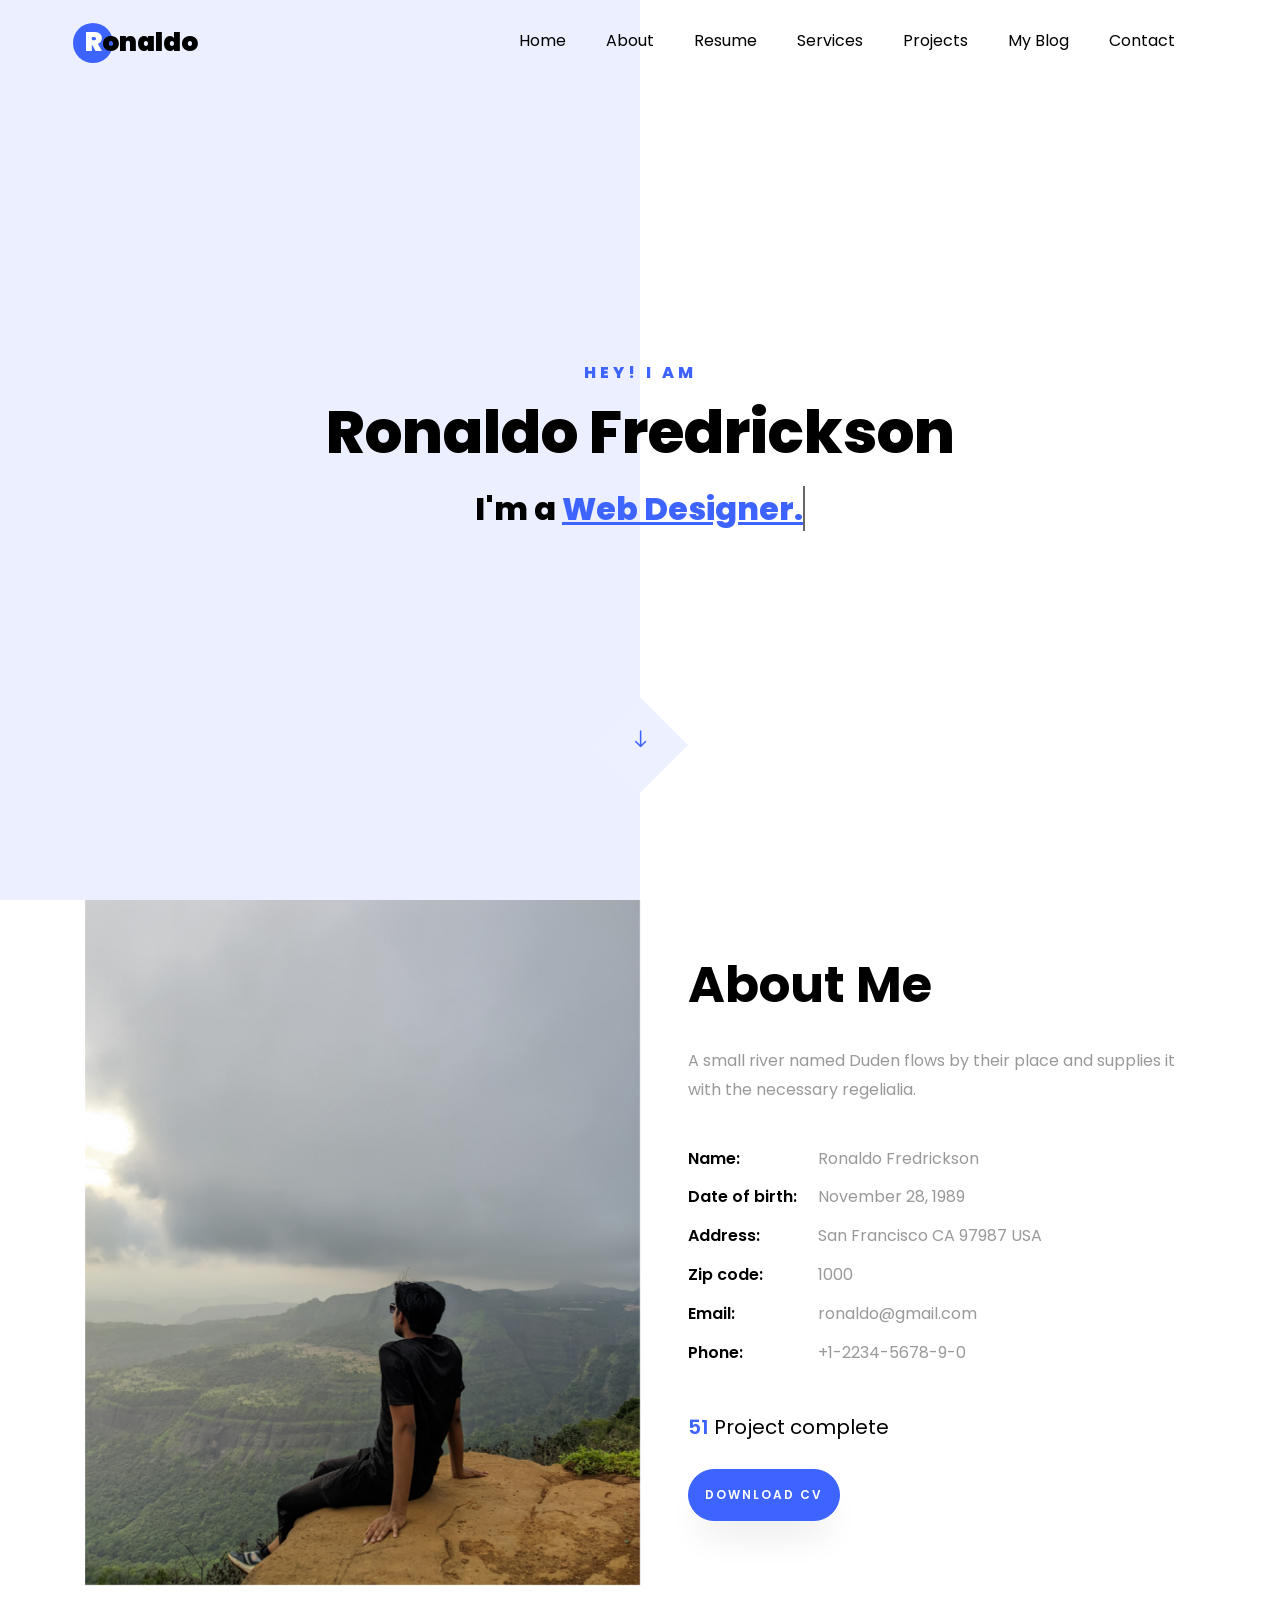
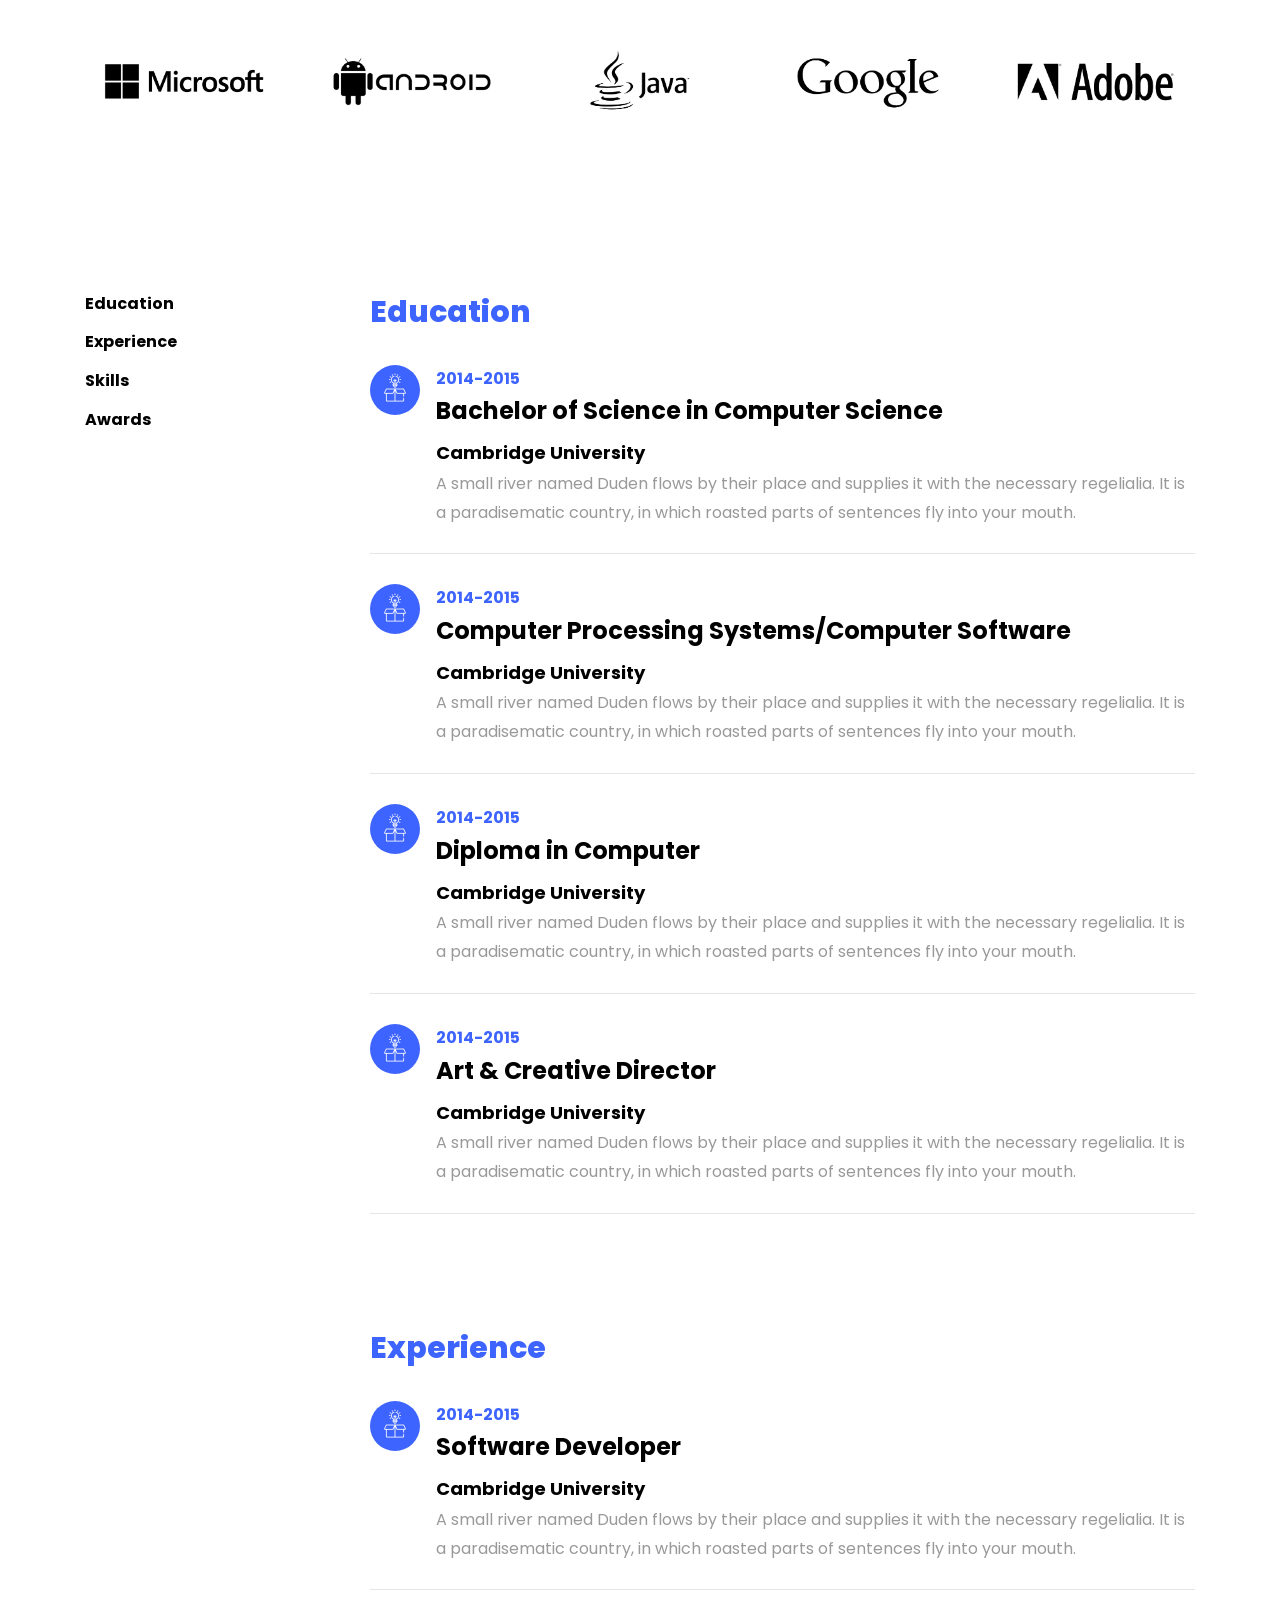
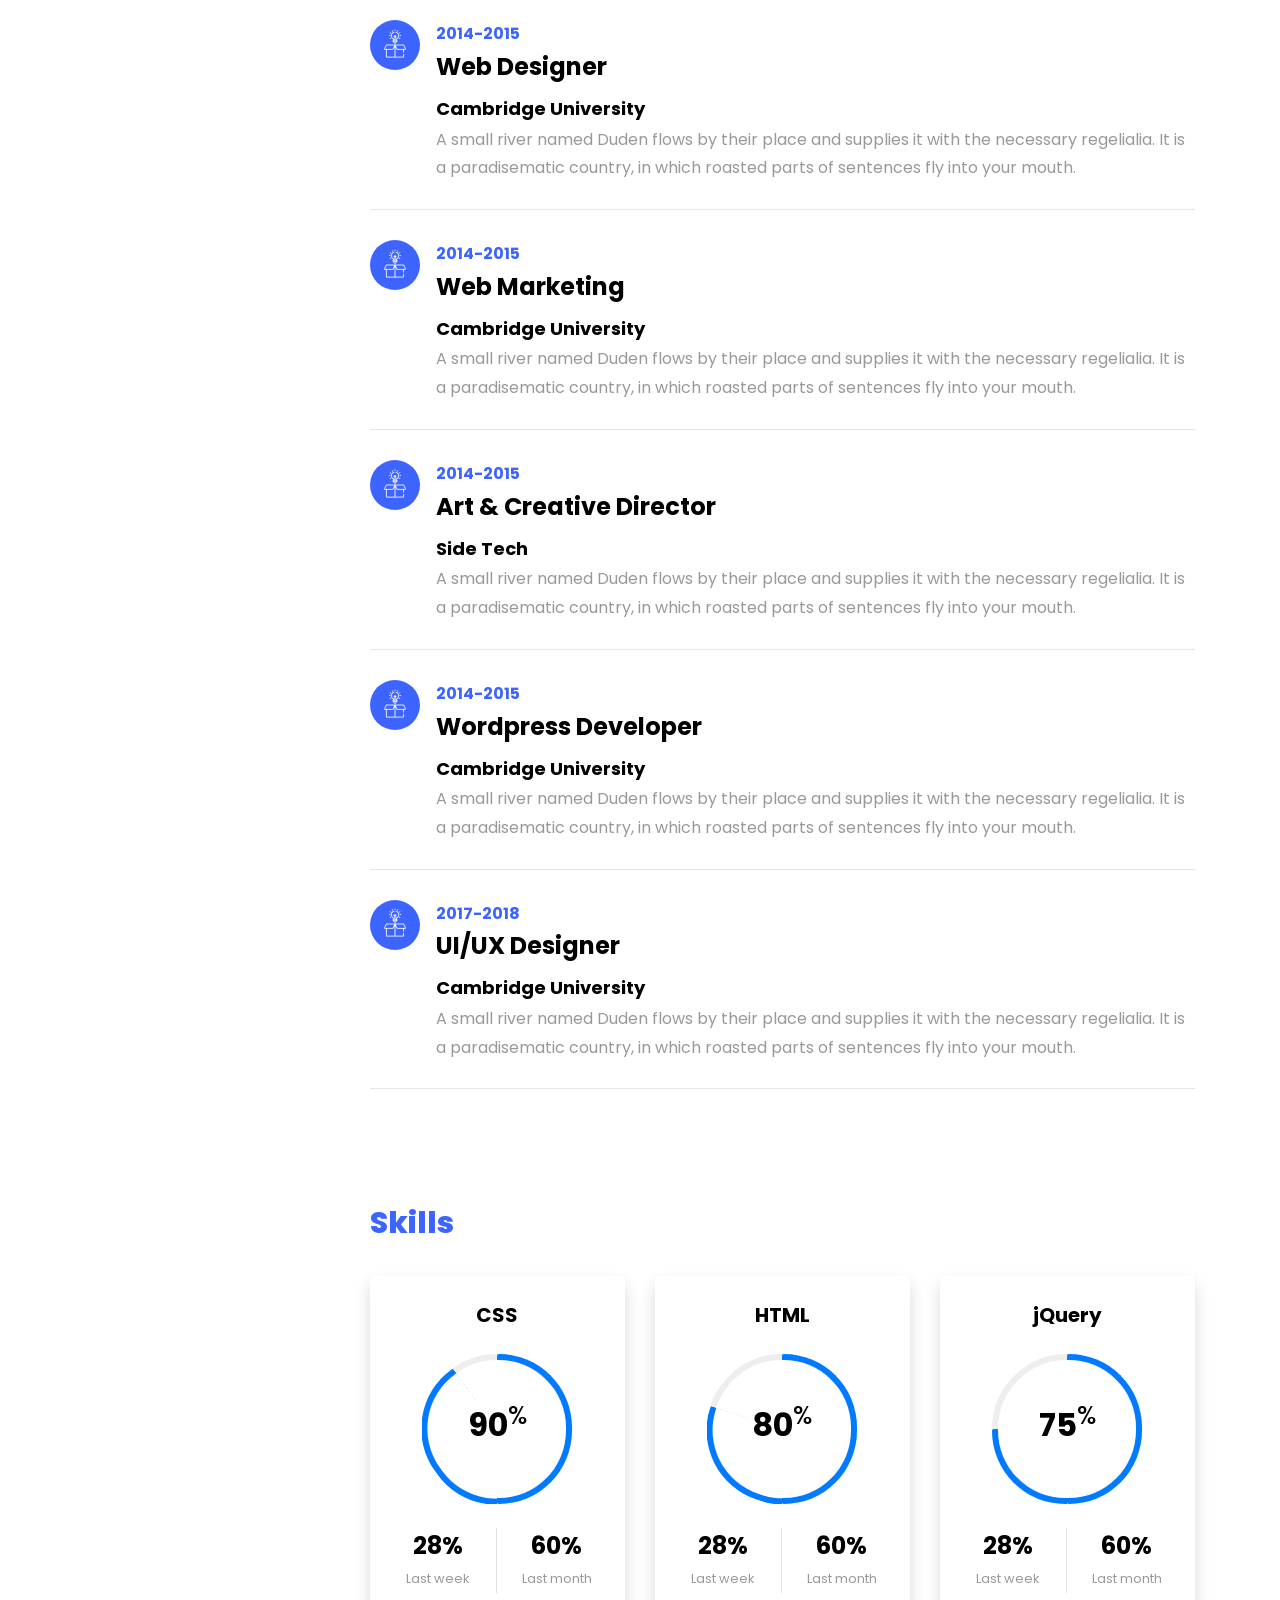
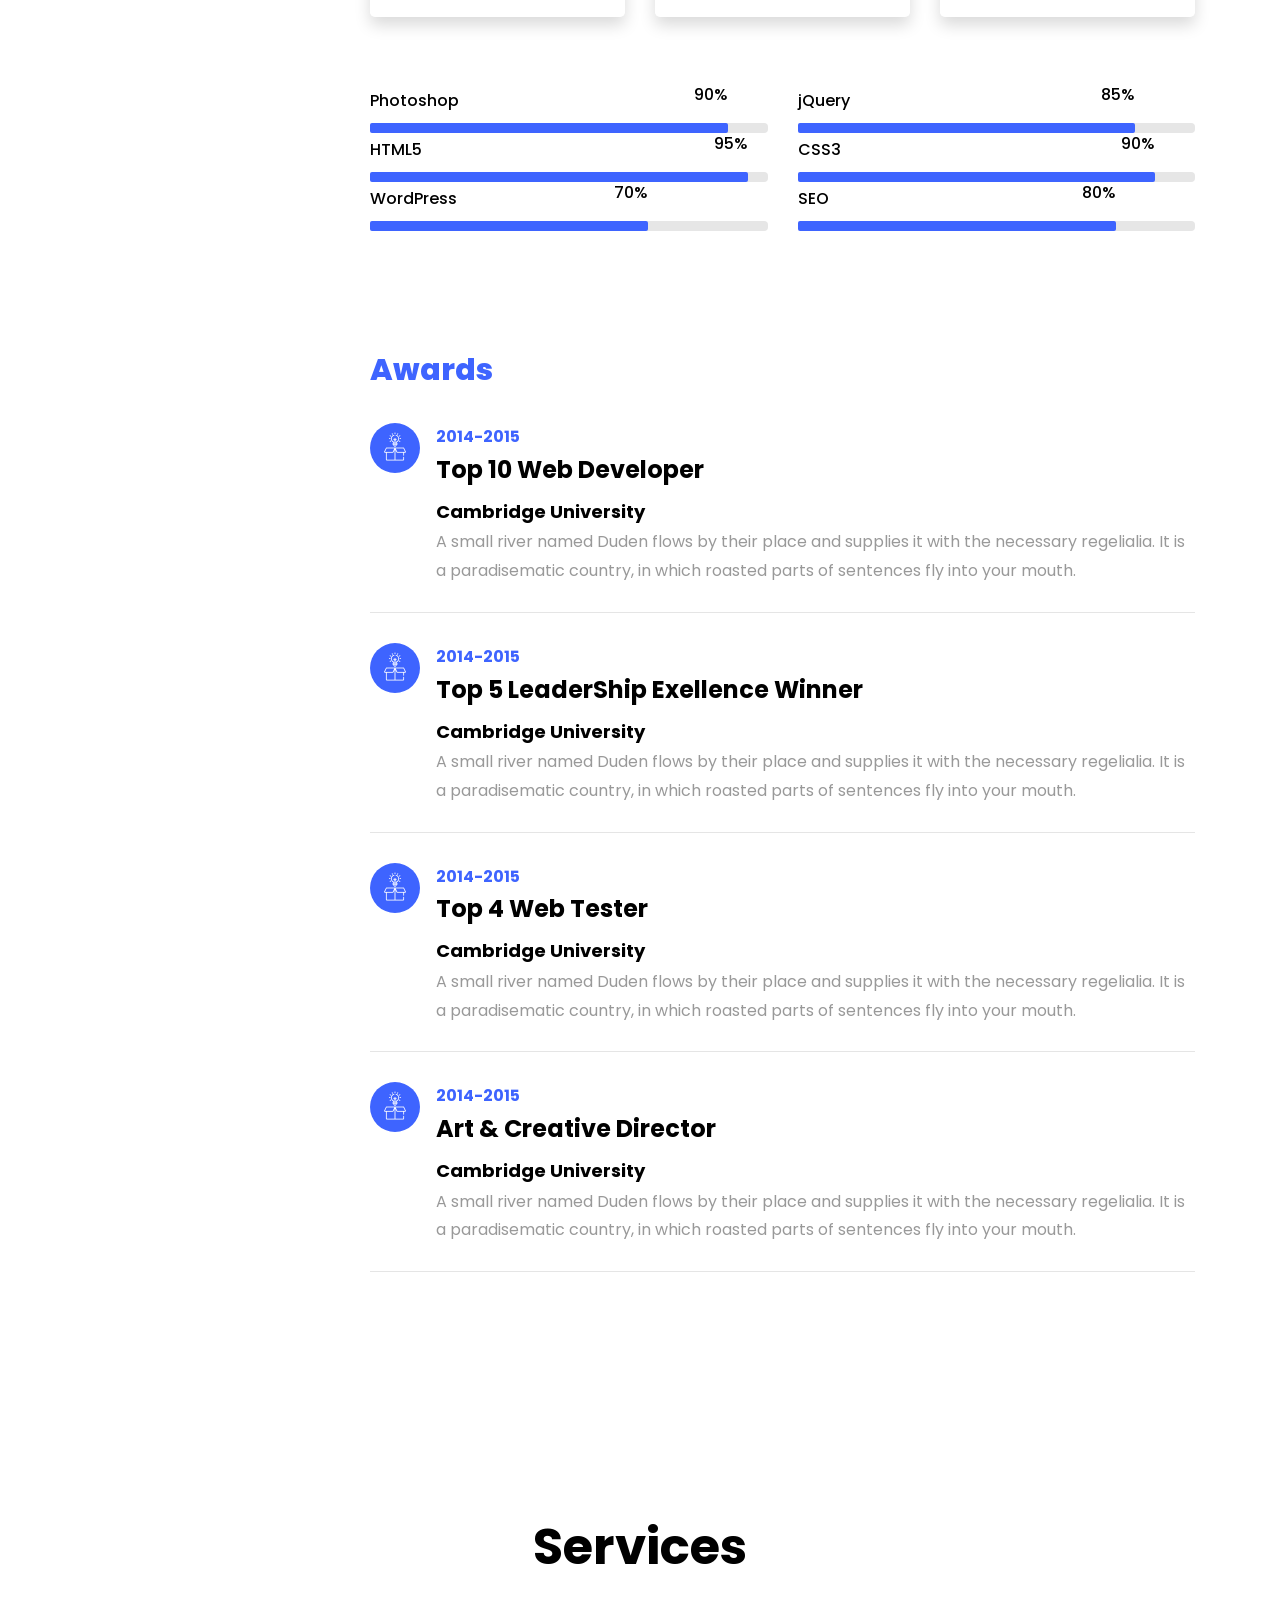
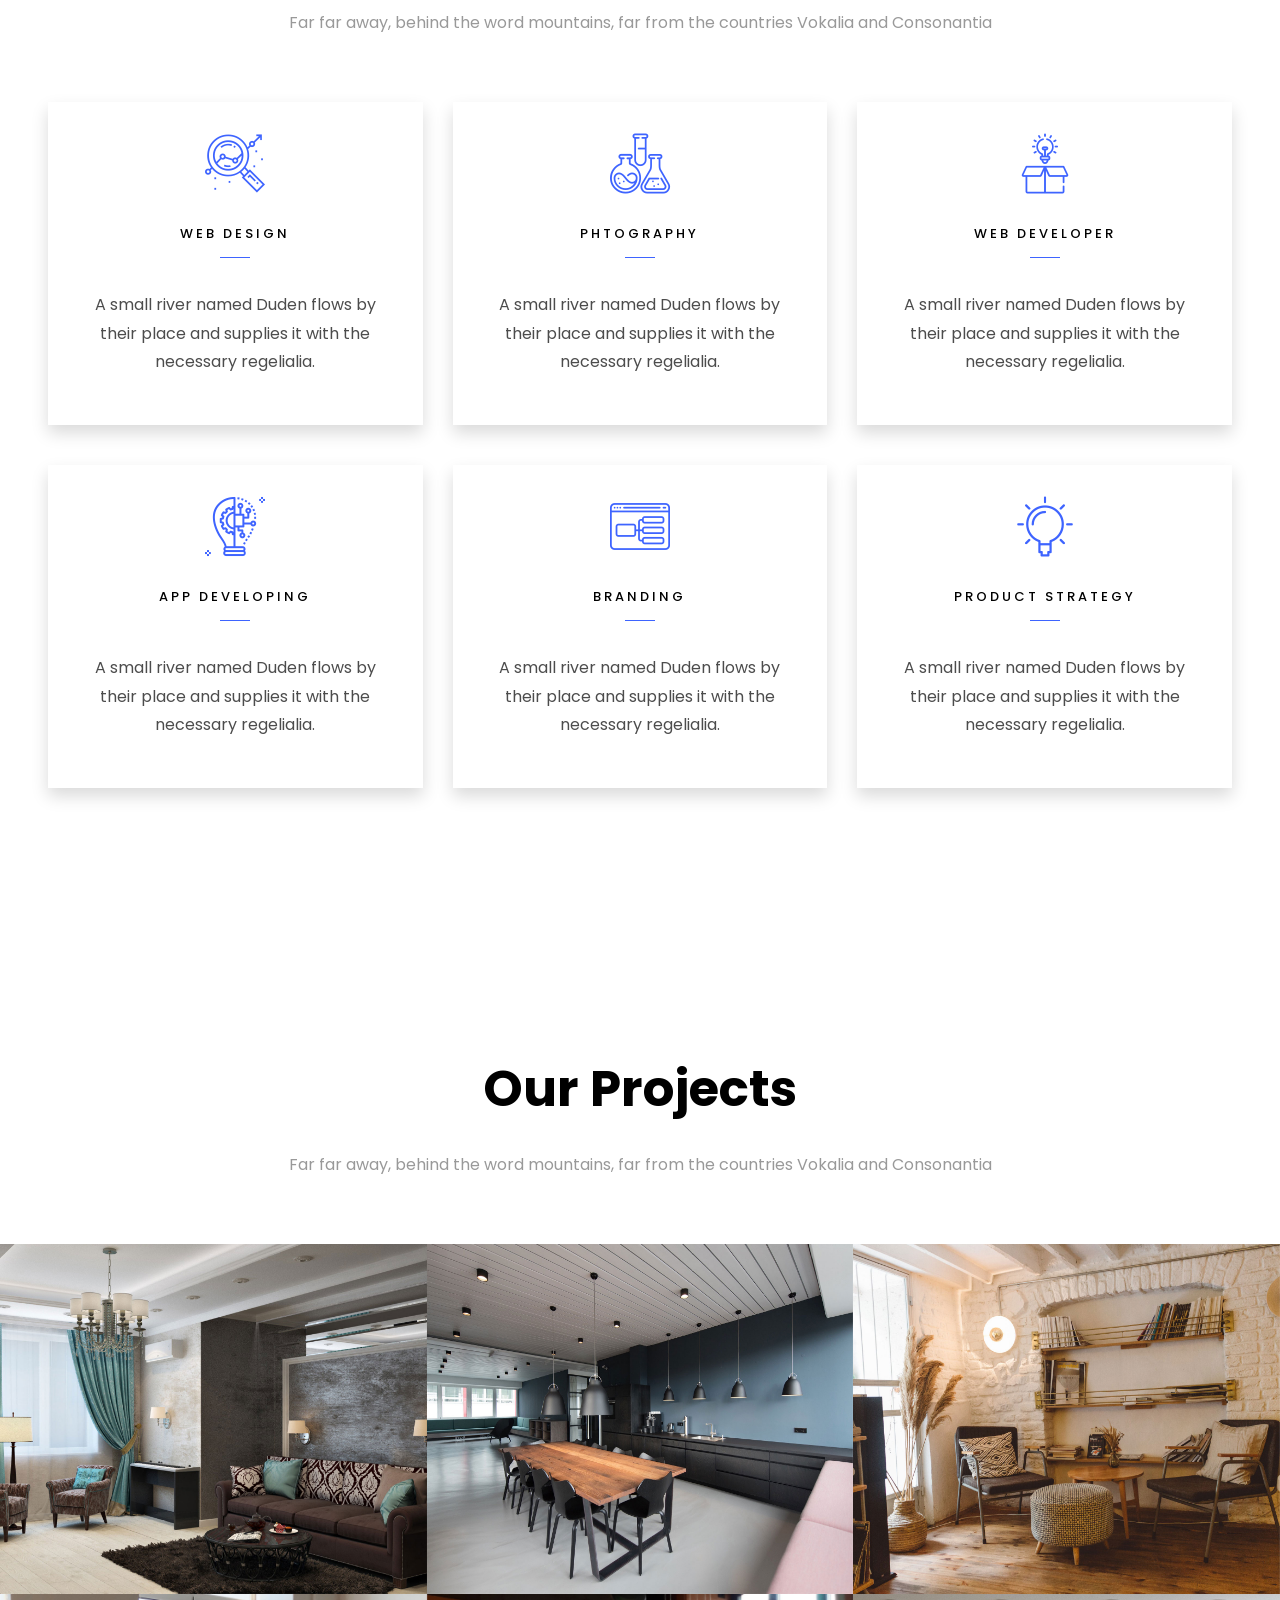
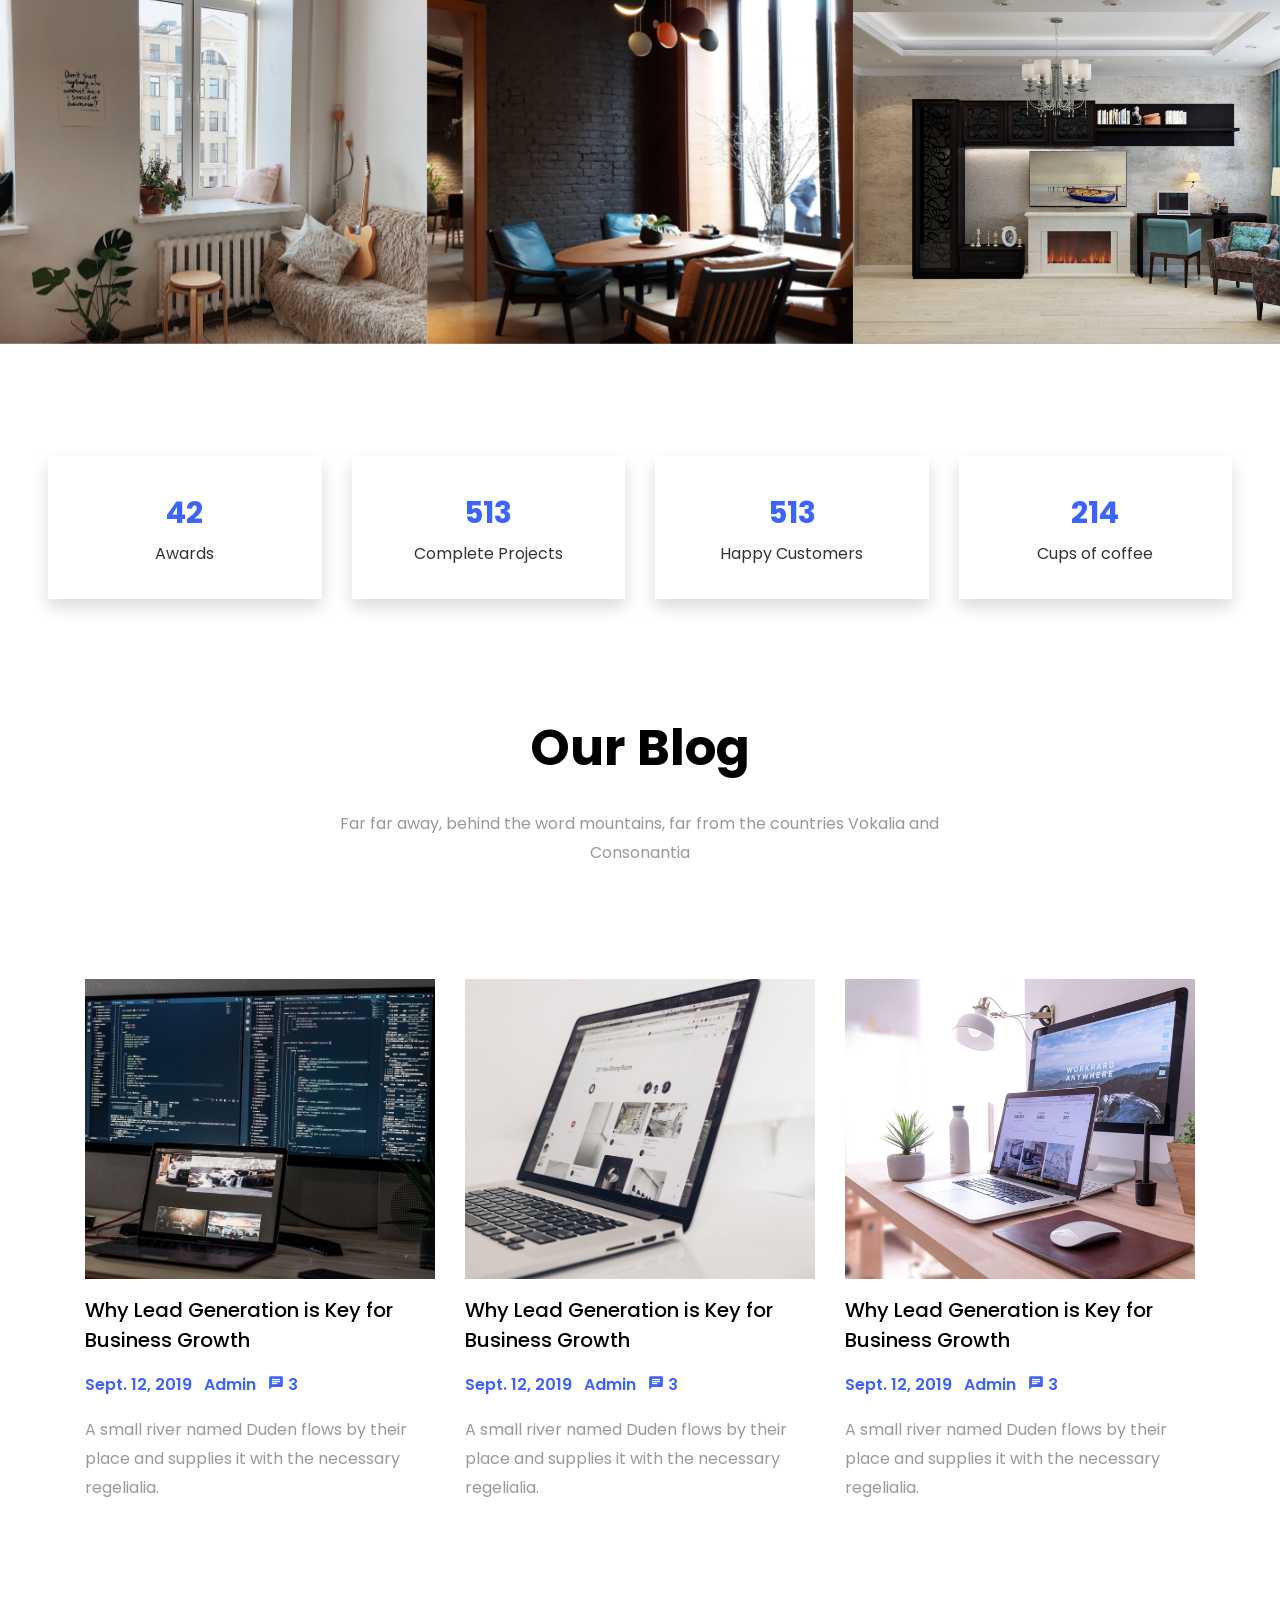
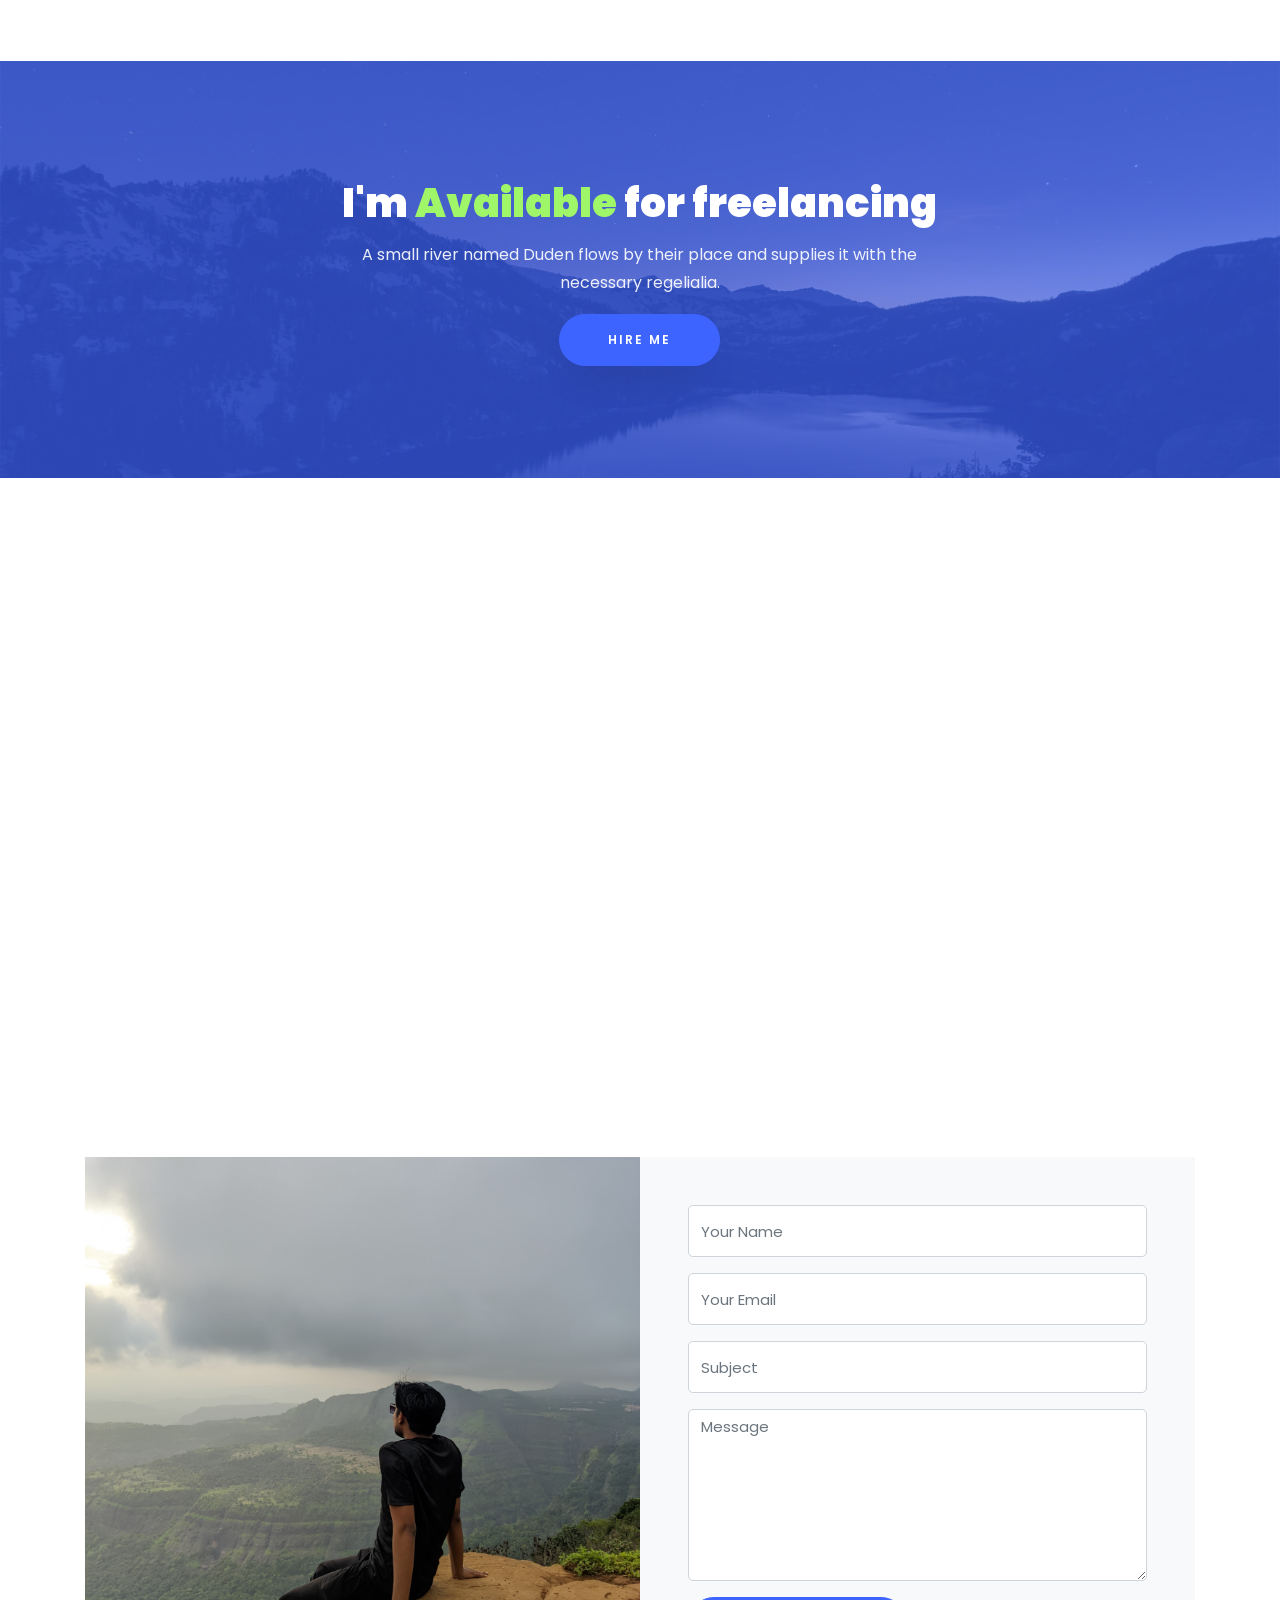
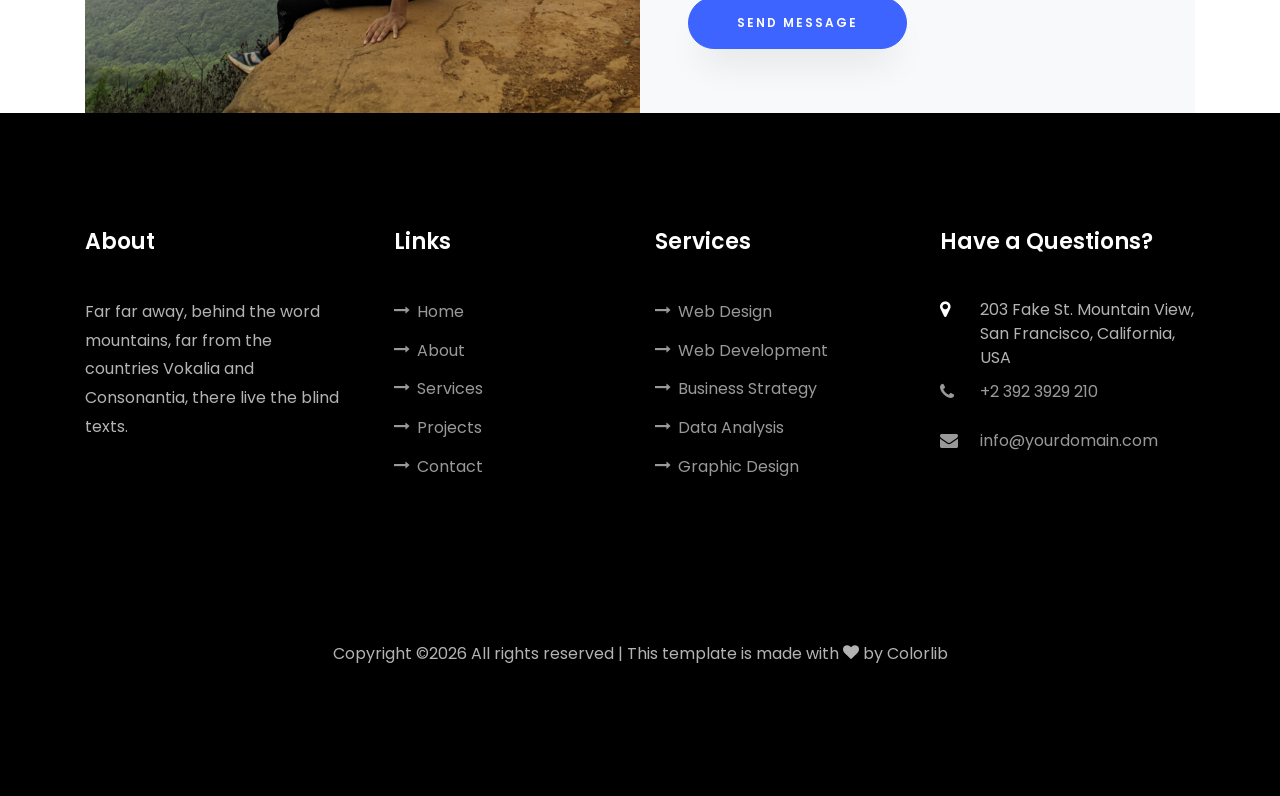
<file: index copy.html>
<!DOCTYPE html>
<html lang="en">
  <head>
    <title>Ronaldo - Free Bootstrap 4 Template by Colorlib</title>
    <meta charset="utf-8">
    <meta name="viewport" content="width=device-width, initial-scale=1, shrink-to-fit=no">
    
    <link href="https://fonts.googleapis.com/css?family=Poppins:100,200,300,400,500,600,700,800,900" rel="stylesheet">

    <link rel="stylesheet" href="css/open-iconic-bootstrap.min.css">
    <link rel="stylesheet" href="css/animate.css">
    
    <link rel="stylesheet" href="css/owl.carousel.min.css">
    <link rel="stylesheet" href="css/owl.theme.default.min.css">
    <link rel="stylesheet" href="css/magnific-popup.css">

    <link rel="stylesheet" href="css/aos.css">

    <link rel="stylesheet" href="css/ionicons.min.css">
    
    <link rel="stylesheet" href="css/flaticon.css">
    <link rel="stylesheet" href="css/icomoon.css">
    <link rel="stylesheet" href="css/style.css">
  </head>
  <body data-spy="scroll" data-target=".site-navbar-target" data-offset="300">
	  
	  
    <nav class="navbar navbar-expand-lg navbar-dark ftco_navbar ftco-navbar-light site-navbar-target" id="ftco-navbar">
	    <div class="container">
	      <a class="navbar-brand" href="index.html"><span>R</span>onaldo</a>
	      <button class="navbar-toggler js-fh5co-nav-toggle fh5co-nav-toggle" type="button" data-toggle="collapse" data-target="#ftco-nav" aria-controls="ftco-nav" aria-expanded="false" aria-label="Toggle navigation">
	        <span class="oi oi-menu"></span> Menu
	      </button>

	      <div class="collapse navbar-collapse" id="ftco-nav">
	        <ul class="navbar-nav nav ml-auto">
	          <li class="nav-item"><a href="#home-section" class="nav-link"><span>Home</span></a></li>
	          <li class="nav-item"><a href="#about-section" class="nav-link"><span>About</span></a></li>
	          <li class="nav-item"><a href="#resume-section" class="nav-link"><span>Resume</span></a></li>
	          <li class="nav-item"><a href="#services-section" class="nav-link"><span>Services</span></a></li>
	          <li class="nav-item"><a href="#projects-section" class="nav-link"><span>Projects</span></a></li>
	          <li class="nav-item"><a href="#blog-section" class="nav-link"><span>My Blog</span></a></li>
	          <li class="nav-item"><a href="#contact-section" class="nav-link"><span>Contact</span></a></li>
	        </ul>
	      </div>
	    </div>
	  </nav>
	  <section class="hero-wrap js-fullheight">
      <div class="overlay"></div>
      <div class="container">
        <div class="row no-gutters slider-text js-fullheight justify-content-center align-items-center">
          <div class="col-lg-8 col-md-6 ftco-animate d-flex align-items-center">
          	<div class="text text-center">
          		<span class="subheading">Hey! I am</span>
		  				<h1>Ronaldo Fredrickson</h1>
			  				<h2>I'm a 
								  <span
								     class="txt-rotate"
								     data-period="2000"
								     data-rotate='[ "Web Designer.", "Developer.", "Photographer.", "Marketer.", "Blogger" ]'></span>
								</h2>
							</div>
            </div>
          </div>
        </div>
      </div>
      <div class="mouse">
				<a href="#" class="mouse-icon">
					<div class="mouse-wheel"><span class="ion-ios-arrow-round-down"></span></div>
				</a>
			</div>
    </section>

    <section class="ftco-about img ftco-section ftco-no-pt ftco-no-pb" id="about-section">
    	<div class="container">
    		<div class="row d-flex no-gutters">
    			<div class="col-md-6 col-lg-6 d-flex">
    				<div class="img-about img d-flex align-items-stretch">
    					<div class="overlay"></div>
	    				<div class="img d-flex align-self-stretch align-items-center" style="background-image:url(images/about.jpg);">
	    				</div>
    				</div>
    			</div>
    			<div class="col-md-6 col-lg-6 pl-md-5 py-5">
    				<div class="row justify-content-start pb-3">
		          <div class="col-md-12 heading-section ftco-animate">
		          	<h1 class="big">About</h1>
		            <h2 class="mb-4">About Me</h2>
		            <p>A small river named Duden flows by their place and supplies it with the necessary regelialia.</p>
		            <ul class="about-info mt-4 px-md-0 px-2">
		            	<li class="d-flex"><span>Name:</span> <span>Ronaldo Fredrickson</span></li>
		            	<li class="d-flex"><span>Date of birth:</span> <span>November 28, 1989</span></li>
		            	<li class="d-flex"><span>Address:</span> <span>San Francisco CA 97987 USA</span></li>
		            	<li class="d-flex"><span>Zip code:</span> <span>1000</span></li>
		            	<li class="d-flex"><span>Email:</span> <span>ronaldo@gmail.com</span></li>
		            	<li class="d-flex"><span>Phone: </span> <span>+1-2234-5678-9-0</span></li>
		            </ul>
		          </div>
		        </div>
	          <div class="counter-wrap ftco-animate d-flex mt-md-3">
              <div class="text">
              	<p class="mb-4">
	                <span class="number" data-number="120">0</span>
	                <span>Project complete</span>
                </p>
                <p><a href="#" class="btn btn-primary py-3 px-3">Download CV</a></p>
              </div>
	          </div>
	        </div>
        </div>
    	</div>
    </section>

    <section class="ftco-section ftco-partner">
    	<div class="container">
    		<div class="row">
    			<div class="col-sm ftco-animate">
    				<a href="#" class="partner"><img src="images/partner-1.png" class="img-fluid" alt="Colorlib Template"></a>
    			</div>
    			<div class="col-sm ftco-animate">
    				<a href="#" class="partner"><img src="images/partner-2.png" class="img-fluid" alt="Colorlib Template"></a>
    			</div>
    			<div class="col-sm ftco-animate">
    				<a href="#" class="partner"><img src="images/partner-3.png" class="img-fluid" alt="Colorlib Template"></a>
    			</div>
    			<div class="col-sm ftco-animate">
    				<a href="#" class="partner"><img src="images/partner-4.png" class="img-fluid" alt="Colorlib Template"></a>
    			</div>
    			<div class="col-sm ftco-animate">
    				<a href="#" class="partner"><img src="images/partner-5.png" class="img-fluid" alt="Colorlib Template"></a>
    			</div>
    		</div>
    	</div>
    </section>

    <section class="ftco-section ftco-no-pb goto-here" id="resume-section">
    	<div class="container">
    		<div class="row">
    			<div class="col-md-3">
				    <nav id="navi">
					    <ul>
					      <li><a href="#page-1">Education</a></li>
					      <li><a href="#page-2">Experience</a></li>
					      <li><a href="#page-3">Skills</a></li>
					      <li><a href="#page-4">Awards</a></li>
					    </ul>
					  </nav>
					</div>
					<div class="col-md-9">
					  <div id="page-1" class= "page one">
					  	<h2 class="heading">Education</h2>
					    <div class="resume-wrap d-flex ftco-animate">
					    	<div class="icon d-flex align-items-center justify-content-center">
					    		<span class="flaticon-ideas"></span>
					    	</div>
					    	<div class="text pl-3">
		    					<span class="date">2014-2015</span>
		    					<h2>Bachelor of Science in Computer Science</h2>
		    					<span class="position">Cambridge University</span>
		    					<p>A small river named Duden flows by their place and supplies it with the necessary regelialia. It is a paradisematic country, in which roasted parts of sentences fly into your mouth.</p>
	    					</div>
	    				</div>
	    				<div class="resume-wrap d-flex ftco-animate">
	    					<div class="icon d-flex align-items-center justify-content-center">
					    		<span class="flaticon-ideas"></span>
					    	</div>
					    	<div class="text pl-3">
		    					<span class="date">2014-2015</span>
		    					<h2>Computer Processing Systems/Computer Software</h2>
		    					<span class="position">Cambridge University</span>
		    					<p>A small river named Duden flows by their place and supplies it with the necessary regelialia. It is a paradisematic country, in which roasted parts of sentences fly into your mouth.</p>
		    				</div>
	    				</div>
	    				<div class="resume-wrap d-flex ftco-animate">
	    					<div class="icon d-flex align-items-center justify-content-center">
					    		<span class="flaticon-ideas"></span>
					    	</div>
					    	<div class="text pl-3">
		    					<span class="date">2014-2015</span>
		    					<h2>Diploma in Computer</h2>
		    					<span class="position">Cambridge University</span>
		    					<p>A small river named Duden flows by their place and supplies it with the necessary regelialia. It is a paradisematic country, in which roasted parts of sentences fly into your mouth.</p>
		    				</div>
	    				</div>
	    				<div class="resume-wrap d-flex ftco-animate">
	    					<div class="icon d-flex align-items-center justify-content-center">
					    		<span class="flaticon-ideas"></span>
					    	</div>
					    	<div class="text pl-3">
		    					<span class="date">2014-2015</span>
		    					<h2>Art &amp; Creative Director</h2>
		    					<span class="position">Cambridge University</span>
		    					<p>A small river named Duden flows by their place and supplies it with the necessary regelialia. It is a paradisematic country, in which roasted parts of sentences fly into your mouth.</p>
		    				</div>
	    				</div>
					  </div>

					  <div id="page-2" class= "page two">
					  	<h2 class="heading">Experience</h2>
					    <div class="resume-wrap d-flex ftco-animate">
					    	<div class="icon d-flex align-items-center justify-content-center">
					    		<span class="flaticon-ideas"></span>
					    	</div>
					    	<div class="text pl-3">
		    					<span class="date">2014-2015</span>
		    					<h2>Software Developer</h2>
		    					<span class="position">Cambridge University</span>
		    					<p>A small river named Duden flows by their place and supplies it with the necessary regelialia. It is a paradisematic country, in which roasted parts of sentences fly into your mouth.</p>
		    				</div>
	    				</div>
	    				<div class="resume-wrap d-flex ftco-animate">
	    					<div class="icon d-flex align-items-center justify-content-center">
					    		<span class="flaticon-ideas"></span>
					    	</div>
					    	<div class="text pl-3">
		    					<span class="date">2014-2015</span>
		    					<h2>Web Designer</h2>
		    					<span class="position">Cambridge University</span>
		    					<p>A small river named Duden flows by their place and supplies it with the necessary regelialia. It is a paradisematic country, in which roasted parts of sentences fly into your mouth.</p>
		    				</div>
	    				</div>
	    				<div class="resume-wrap d-flex ftco-animate">
	    					<div class="icon d-flex align-items-center justify-content-center">
					    		<span class="flaticon-ideas"></span>
					    	</div>
					    	<div class="text pl-3">
		    					<span class="date">2014-2015</span>
		    					<h2>Web Marketing</h2>
		    					<span class="position">Cambridge University</span>
		    					<p>A small river named Duden flows by their place and supplies it with the necessary regelialia. It is a paradisematic country, in which roasted parts of sentences fly into your mouth.</p>
		    				</div>
	    				</div>
	    				<div class="resume-wrap d-flex ftco-animate">
	    					<div class="icon d-flex align-items-center justify-content-center">
					    		<span class="flaticon-ideas"></span>
					    	</div>
					    	<div class="text pl-3">
		    					<span class="date">2014-2015</span>
		    					<h2>Art &amp; Creative Director</h2>
		    					<span class="position">Side Tech</span>
		    					<p>A small river named Duden flows by their place and supplies it with the necessary regelialia. It is a paradisematic country, in which roasted parts of sentences fly into your mouth.</p>
		    				</div>
	    				</div>
	    				<div class="resume-wrap d-flex ftco-animate">
	    					<div class="icon d-flex align-items-center justify-content-center">
					    		<span class="flaticon-ideas"></span>
					    	</div>
					    	<div class="text pl-3">
		    					<span class="date">2014-2015</span>
		    					<h2>Wordpress Developer</h2>
		    					<span class="position">Cambridge University</span>
		    					<p>A small river named Duden flows by their place and supplies it with the necessary regelialia. It is a paradisematic country, in which roasted parts of sentences fly into your mouth.</p>
		    				</div>
	    				</div>
	    				<div class="resume-wrap d-flex ftco-animate">
	    					<div class="icon d-flex align-items-center justify-content-center">
					    		<span class="flaticon-ideas"></span>
					    	</div>
					    	<div class="text pl-3">
		    					<span class="date">2017-2018</span>
		    					<h2>UI/UX Designer</h2>
		    					<span class="position">Cambridge University</span>
		    					<p>A small river named Duden flows by their place and supplies it with the necessary regelialia. It is a paradisematic country, in which roasted parts of sentences fly into your mouth.</p>
		    				</div>
	    				</div>
					  </div>
					  <div id="page-3" class= "page three">
					  	<h2 class="heading">Skills</h2>
					  	<div class="row progress-circle mb-5">
					  		<div class="col-lg-4 mb-4">
						      <div class="bg-white rounded-lg shadow p-4">
						        <h2 class="h5 font-weight-bold text-center mb-4">CSS</h2>

						        <!-- Progress bar 1 -->
						        <div class="progress mx-auto" data-value='90'>
						          <span class="progress-left">
                        <span class="progress-bar border-primary"></span>
						          </span>
						          <span class="progress-right">
                        <span class="progress-bar border-primary"></span>
						          </span>
						          <div class="progress-value w-100 h-100 rounded-circle d-flex align-items-center justify-content-center">
						            <div class="h2 font-weight-bold">90<sup class="small">%</sup></div>
						          </div>
						        </div>
						        <!-- END -->

						        <!-- Demo info -->
						        <div class="row text-center mt-4">
						          <div class="col-6 border-right">
						            <div class="h4 font-weight-bold mb-0">28%</div><span class="small text-gray">Last week</span>
						          </div>
						          <div class="col-6">
						            <div class="h4 font-weight-bold mb-0">60%</div><span class="small text-gray">Last month</span>
						          </div>
						        </div>
						        <!-- END -->
						      </div>
						    </div>

						    <div class="col-lg-4 mb-4">
						      <div class="bg-white rounded-lg shadow p-4">
						        <h2 class="h5 font-weight-bold text-center mb-4">HTML</h2>

						        <!-- Progress bar 1 -->
						        <div class="progress mx-auto" data-value='80'>
						          <span class="progress-left">
                        <span class="progress-bar border-primary"></span>
						          </span>
						          <span class="progress-right">
                        <span class="progress-bar border-primary"></span>
						          </span>
						          <div class="progress-value w-100 h-100 rounded-circle d-flex align-items-center justify-content-center">
						            <div class="h2 font-weight-bold">80<sup class="small">%</sup></div>
						          </div>
						        </div>
						        <!-- END -->

						        <!-- Demo info -->
						        <div class="row text-center mt-4">
						          <div class="col-6 border-right">
						            <div class="h4 font-weight-bold mb-0">28%</div><span class="small text-gray">Last week</span>
						          </div>
						          <div class="col-6">
						            <div class="h4 font-weight-bold mb-0">60%</div><span class="small text-gray">Last month</span>
						          </div>
						        </div>
						        <!-- END -->
						      </div>
						    </div>

						    <div class="col-lg-4 mb-4">
						      <div class="bg-white rounded-lg shadow p-4">
						        <h2 class="h5 font-weight-bold text-center mb-4">jQuery</h2>

						        <!-- Progress bar 1 -->
						        <div class="progress mx-auto" data-value='75'>
						          <span class="progress-left">
                        <span class="progress-bar border-primary"></span>
						          </span>
						          <span class="progress-right">
                        <span class="progress-bar border-primary"></span>
						          </span>
						          <div class="progress-value w-100 h-100 rounded-circle d-flex align-items-center justify-content-center">
						            <div class="h2 font-weight-bold">75<sup class="small">%</sup></div>
						          </div>
						        </div>
						        <!-- END -->

						        <!-- Demo info -->
						        <div class="row text-center mt-4">
						          <div class="col-6 border-right">
						            <div class="h4 font-weight-bold mb-0">28%</div><span class="small text-gray">Last week</span>
						          </div>
						          <div class="col-6">
						            <div class="h4 font-weight-bold mb-0">60%</div><span class="small text-gray">Last month</span>
						          </div>
						        </div>
						        <!-- END -->
						      </div>
						    </div>
					  	</div>
					  	<div class="row">
					  		<div class="col-md-6 animate-box">
									<div class="progress-wrap ftco-animate">
										<h3>Photoshop</h3>
										<div class="progress">
										 	<div class="progress-bar color-1" role="progressbar" aria-valuenow="90"
										  	aria-valuemin="0" aria-valuemax="100" style="width:90%">
										    <span>90%</span>
										  	</div>
										</div>
									</div>
								</div>
								<div class="col-md-6 animate-box">
									<div class="progress-wrap ftco-animate">
										<h3>jQuery</h3>
										<div class="progress">
										 	<div class="progress-bar color-2" role="progressbar" aria-valuenow="85"
										  	aria-valuemin="0" aria-valuemax="100" style="width:85%">
										    <span>85%</span>
										  	</div>
										</div>
									</div>
								</div>
								<div class="col-md-6 animate-box">
									<div class="progress-wrap ftco-animate">
										<h3>HTML5</h3>
										<div class="progress">
										 	<div class="progress-bar color-3" role="progressbar" aria-valuenow="95"
										  	aria-valuemin="0" aria-valuemax="100" style="width:95%">
										    <span>95%</span>
										  	</div>
										</div>
									</div>
								</div>
								<div class="col-md-6 animate-box">
									<div class="progress-wrap ftco-animate">
										<h3>CSS3</h3>
										<div class="progress">
										 	<div class="progress-bar color-4" role="progressbar" aria-valuenow="90"
										  	aria-valuemin="0" aria-valuemax="100" style="width:90%">
										    <span>90%</span>
										  	</div>
										</div>
									</div>
								</div>
								<div class="col-md-6 animate-box">
									<div class="progress-wrap ftco-animate">
										<h3>WordPress</h3>
										<div class="progress">
										 	<div class="progress-bar color-5" role="progressbar" aria-valuenow="70"
										  	aria-valuemin="0" aria-valuemax="100" style="width:70%">
										    <span>70%</span>
										  	</div>
										</div>
									</div>
								</div>
								<div class="col-md-6 animate-box">
									<div class="progress-wrap ftco-animate">
										<h3>SEO</h3>
										<div class="progress">
										 	<div class="progress-bar color-6" role="progressbar" aria-valuenow="80"
										  	aria-valuemin="0" aria-valuemax="100" style="width:80%">
										    <span>80%</span>
										  	</div>
										</div>
									</div>
								</div>
					  	</div>
					  </div>
					  <div id="page-4" class= "page four">
					    <h2 class="heading">Awards</h2>
					    <div class="resume-wrap d-flex ftco-animate">
					    	<div class="icon d-flex align-items-center justify-content-center">
					    		<span class="flaticon-ideas"></span>
					    	</div>
					    	<div class="text pl-3">
		    					<span class="date">2014-2015</span>
		    					<h2>Top 10 Web Developer</h2>
		    					<span class="position">Cambridge University</span>
		    					<p>A small river named Duden flows by their place and supplies it with the necessary regelialia. It is a paradisematic country, in which roasted parts of sentences fly into your mouth.</p>
	    					</div>
	    				</div>
	    				<div class="resume-wrap d-flex ftco-animate">
	    					<div class="icon d-flex align-items-center justify-content-center">
					    		<span class="flaticon-ideas"></span>
					    	</div>
					    	<div class="text pl-3">
		    					<span class="date">2014-2015</span>
		    					<h2>Top 5 LeaderShip Exellence Winner</h2>
		    					<span class="position">Cambridge University</span>
		    					<p>A small river named Duden flows by their place and supplies it with the necessary regelialia. It is a paradisematic country, in which roasted parts of sentences fly into your mouth.</p>
		    				</div>
	    				</div>
	    				<div class="resume-wrap d-flex ftco-animate">
	    					<div class="icon d-flex align-items-center justify-content-center">
					    		<span class="flaticon-ideas"></span>
					    	</div>
					    	<div class="text pl-3">
		    					<span class="date">2014-2015</span>
		    					<h2>Top 4 Web Tester</h2>
		    					<span class="position">Cambridge University</span>
		    					<p>A small river named Duden flows by their place and supplies it with the necessary regelialia. It is a paradisematic country, in which roasted parts of sentences fly into your mouth.</p>
		    				</div>
	    				</div>
	    				<div class="resume-wrap d-flex ftco-animate">
	    					<div class="icon d-flex align-items-center justify-content-center">
					    		<span class="flaticon-ideas"></span>
					    	</div>
					    	<div class="text pl-3">
		    					<span class="date">2014-2015</span>
		    					<h2>Art &amp; Creative Director</h2>
		    					<span class="position">Cambridge University</span>
		    					<p>A small river named Duden flows by their place and supplies it with the necessary regelialia. It is a paradisematic country, in which roasted parts of sentences fly into your mouth.</p>
		    				</div>
	    				</div>
					  </div>
					</div>
			  </div>
    	</div>
    </section>

    <section class="ftco-section" id="services-section">
    	<div class="container-fluid px-md-5">
    		<div class="row justify-content-center py-5 mt-5">
          <div class="col-md-12 heading-section text-center ftco-animate">
          	<h1 class="big big-2">Services</h1>
            <h2 class="mb-4">Services</h2>
            <p>Far far away, behind the word mountains, far from the countries Vokalia and Consonantia</p>
          </div>
        </div>
    		<div class="row">
					<div class="col-md-4 text-center d-flex ftco-animate">
						<a href="#" class="services-1 shadow">
							<span class="icon">
								<i class="flaticon-analysis"></i>
							</span>
							<div class="desc">
								<h3 class="mb-5">Web Design</h3>
								<p>A small river named Duden flows by their place and supplies it with the necessary regelialia.</p>
							</div>
						</a>
					</div>
					<div class="col-md-4 text-center d-flex ftco-animate">
						<a href="#" class="services-1 shadow">
							<span class="icon">
								<i class="flaticon-flasks"></i>
							</span>
							<div class="desc">
								<h3 class="mb-5">Phtography</h3>
								<p>A small river named Duden flows by their place and supplies it with the necessary regelialia.</p>
							</div>
						</a>
					</div>
					<div class="col-md-4 text-center d-flex ftco-animate">
						<a href="#" class="services-1 shadow">
							<span class="icon">
								<i class="flaticon-ideas"></i>
							</span>
							<div class="desc">
								<h3 class="mb-5">Web Developer</h3>
								<p>A small river named Duden flows by their place and supplies it with the necessary regelialia.</p>
							</div>
						</a>
					</div>

					<div class="col-md-4 text-center d-flex ftco-animate">
						<a href="#" class="services-1 shadow">
							<span class="icon">
								<i class="flaticon-innovation"></i>
							</span>
							<div class="desc">
								<h3 class="mb-5">App Developing</h3>
								<p>A small river named Duden flows by their place and supplies it with the necessary regelialia.</p>
							</div>
						</a>
					</div>
					<div class="col-md-4 text-center d-flex ftco-animate">
						<a href="#" class="services-1 shadow">
							<span class="icon">
								<i class="flaticon-ux-design"></i>
							</span>
							<div class="desc">
								<h3 class="mb-5">Branding</h3>
								<p>A small river named Duden flows by their place and supplies it with the necessary regelialia.</p>
							</div>
						</a>
					</div>
					<div class="col-md-4 text-center d-flex ftco-animate">
						<a href="#" class="services-1 shadow">
							<span class="icon">
								<i class="flaticon-idea"></i>
							</span>
							<div class="desc">
								<h3 class="mb-5">Product Strategy</h3>
								<p>A small river named Duden flows by their place and supplies it with the necessary regelialia.</p>
							</div>
						</a>
					</div>
				</div>
    	</div>
    </section>
 

    <section class="ftco-section ftco-project" id="projects-section">
    	<div class="container-fluid px-md-0">
    		<div class="row no-gutters justify-content-center pb-5">
          <div class="col-md-12 heading-section text-center ftco-animate">
          	<h1 class="big big-2">Projects</h1>
            <h2 class="mb-4">Our Projects</h2>
            <p>Far far away, behind the word mountains, far from the countries Vokalia and Consonantia</p>
          </div>
        </div>
    		<div class="row no-gutters">
    			<div class="col-md-4">
    				<div class="project img ftco-animate d-flex justify-content-center align-items-center" style="background-image: url(images/work-1.jpg);">
    					<div class="overlay"></div>
	    				<div class="text text-center p-4">
	    					<h3><a href="#">Branding &amp; Illustration Design</a></h3>
	    					<span>Web Design</span>
	    				</div>
    				</div>
  				</div>
  				<div class="col-md-4">
    				<div class="project img ftco-animate d-flex justify-content-center align-items-center" style="background-image: url(images/work-2.jpg);">
    					<div class="overlay"></div>
	    				<div class="text text-center p-4">
	    					<h3><a href="#">Branding &amp; Illustration Design</a></h3>
	    					<span>Web Design</span>
	    				</div>
    				</div>
  				</div>

    			<div class="col-md-4">
    				<div class="project img ftco-animate d-flex justify-content-center align-items-center" style="background-image: url(images/work-3.jpg);">
    					<div class="overlay"></div>
	    				<div class="text text-center p-4">
	    					<h3><a href="#">Branding &amp; Illustration Design</a></h3>
	    					<span>Web Design</span>
	    				</div>
    				</div>
    			</div>
    			<div class="col-md-4">
    				<div class="project img ftco-animate d-flex justify-content-center align-items-center" style="background-image: url(images/work-4.jpg);">
    					<div class="overlay"></div>
	    				<div class="text text-center p-4">
	    					<h3><a href="#">Branding &amp; Illustration Design</a></h3>
	    					<span>Web Design</span>
	    				</div>
    				</div>
    			</div>
    			<div class="col-md-4">
    				<div class="project img ftco-animate d-flex justify-content-center align-items-center" style="background-image: url(images/work-5.jpg);">
    					<div class="overlay"></div>
	    				<div class="text text-center p-4">
	    					<h3><a href="#">Branding &amp; Illustration Design</a></h3>
	    					<span>Web Design</span>
	    				</div>
    				</div>
    			</div>
    			<div class="col-md-4">
    				<div class="project img ftco-animate d-flex justify-content-center align-items-center" style="background-image: url(images/work-6.jpg);">
    					<div class="overlay"></div>
	    				<div class="text text-center p-4">
	    					<h3><a href="#">Branding &amp; Illustration Design</a></h3>
	    					<span>Web Design</span>
	    				</div>
    				</div>
    			</div>
    		</div>
    	</div>
    </section>

    <section class="ftco-section ftco-no-pt ftco-no-pb ftco-counter img" id="section-counter">
    	<div class="container-fluid px-md-5">
				<div class="row d-md-flex align-items-center">
          <div class="col-md d-flex justify-content-center counter-wrap ftco-animate">
            <div class="block-18 shadow">
              <div class="text">
                <strong class="number" data-number="100">0</strong>
                <span>Awards</span>
              </div>
            </div>
          </div>
          <div class="col-md d-flex justify-content-center counter-wrap ftco-animate">
            <div class="block-18 shadow">
              <div class="text">
                <strong class="number" data-number="1200">0</strong>
                <span>Complete Projects</span>
              </div>
            </div>
          </div>
          <div class="col-md d-flex justify-content-center counter-wrap ftco-animate">
            <div class="block-18 shadow">
              <div class="text">
                <strong class="number" data-number="1200">0</strong>
                <span>Happy Customers</span>
              </div>
            </div>
          </div>
          <div class="col-md d-flex justify-content-center counter-wrap ftco-animate">
            <div class="block-18 shadow">
              <div class="text">
                <strong class="number" data-number="500">0</strong>
                <span>Cups of coffee</span>
              </div>
            </div>
          </div>
        </div>
      </div>
    </section>


    <section class="ftco-section" id="blog-section">
      <div class="container">
        <div class="row justify-content-center mb-5 pb-5">
          <div class="col-md-7 heading-section text-center ftco-animate">
            <h1 class="big big-2">Blog</h1>
            <h2 class="mb-4">Our Blog</h2>
            <p>Far far away, behind the word mountains, far from the countries Vokalia and Consonantia</p>
          </div>
        </div>
        <div class="row d-flex">
          <div class="col-md-4 d-flex ftco-animate">
          	<div class="blog-entry justify-content-end">
              <a href="single.html" class="block-20" style="background-image: url('images/image_1.jpg');">
              </a>
              <div class="text mt-3 float-right d-block">
                <h3 class="heading"><a href="single.html">Why Lead Generation is Key for Business Growth</a></h3>
                <div class="d-flex align-items-center mb-3 meta">
	                <p class="mb-0">
	                	<span class="mr-2">Sept. 12, 2019</span>
	                	<a href="#" class="mr-2">Admin</a>
	                	<a href="#" class="meta-chat"><span class="icon-chat"></span> 3</a>
	                </p>
                </div>
                <p>A small river named Duden flows by their place and supplies it with the necessary regelialia.</p>
              </div>
            </div>
          </div>
          <div class="col-md-4 d-flex ftco-animate">
          	<div class="blog-entry justify-content-end">
              <a href="single.html" class="block-20" style="background-image: url('images/image_2.jpg');">
              </a>
              <div class="text mt-3 float-right d-block">
                <h3 class="heading"><a href="single.html">Why Lead Generation is Key for Business Growth</a></h3>
                <div class="d-flex align-items-center mb-3 meta">
	                <p class="mb-0">
	                	<span class="mr-2">Sept. 12, 2019</span>
	                	<a href="#" class="mr-2">Admin</a>
	                	<a href="#" class="meta-chat"><span class="icon-chat"></span> 3</a>
	                </p>
                </div>
                <p>A small river named Duden flows by their place and supplies it with the necessary regelialia.</p>
              </div>
            </div>
          </div>
          <div class="col-md-4 d-flex ftco-animate">
          	<div class="blog-entry">
              <a href="single.html" class="block-20" style="background-image: url('images/image_3.jpg');">
              </a>
              <div class="text mt-3 float-right d-block">
                <h3 class="heading"><a href="single.html">Why Lead Generation is Key for Business Growth</a></h3>
                <div class="d-flex align-items-center mb-3 meta">
	                <p class="mb-0">
	                	<span class="mr-2">Sept. 12, 2019</span>
	                	<a href="#" class="mr-2">Admin</a>
	                	<a href="#" class="meta-chat"><span class="icon-chat"></span> 3</a>
	                </p>
                </div>
                <p>A small river named Duden flows by their place and supplies it with the necessary regelialia.</p>
              </div>
            </div>
          </div>
        </div>
      </div>
    </section>

    <section class="ftco-section ftco-hireme img" style="background-image: url(images/bg_1.jpg)">
    	<div class="overlay"></div>
			<div class="container">
				<div class="row justify-content-center">
					<div class="col-md-7 ftco-animate text-center">
						<h2>I'm <span>Available</span> for freelancing</h2>
						<p>A small river named Duden flows by their place and supplies it with the necessary regelialia.</p>
						<p class="mb-0"><a href="#" class="btn btn-primary py-3 px-5">Hire me</a></p>
					</div>
				</div>
			</div>
		</section>

    <section class="ftco-section contact-section ftco-no-pb" id="contact-section">
      <div class="container">
      	<div class="row justify-content-center mb-5 pb-3">
          <div class="col-md-7 heading-section text-center ftco-animate">
            <h1 class="big big-2">Contact</h1>
            <h2 class="mb-4">Contact Me</h2>
            <p>Far far away, behind the word mountains, far from the countries Vokalia and Consonantia</p>
          </div>
        </div>

        <div class="row d-flex contact-info mb-5">
          <div class="col-md-6 col-lg-3 d-flex ftco-animate">
          	<div class="align-self-stretch box text-center p-4 shadow">
          		<div class="icon d-flex align-items-center justify-content-center">
          			<span class="icon-map-signs"></span>
          		</div>
          		<div>
	          		<h3 class="mb-4">Address</h3>
		            <p>198 West 21th Street, Suite 721 New York NY 10016</p>
		          </div>
	          </div>
          </div>
          <div class="col-md-6 col-lg-3 d-flex ftco-animate">
          	<div class="align-self-stretch box text-center p-4 shadow">
          		<div class="icon d-flex align-items-center justify-content-center">
          			<span class="icon-phone2"></span>
          		</div>
          		<div>
	          		<h3 class="mb-4">Contact Number</h3>
		            <p><a href="tel://1234567920">+ 1235 2355 98</a></p>
	            </div>
	          </div>
          </div>
          <div class="col-md-6 col-lg-3 d-flex ftco-animate">
          	<div class="align-self-stretch box text-center p-4 shadow">
          		<div class="icon d-flex align-items-center justify-content-center">
          			<span class="icon-paper-plane"></span>
          		</div>
          		<div>
	          		<h3 class="mb-4">Email Address</h3>
		            <p><a href="mailto:info@yoursite.com">info@yoursite.com</a></p>
		          </div>
	          </div>
          </div>
          <div class="col-md-6 col-lg-3 d-flex ftco-animate">
          	<div class="align-self-stretch box text-center p-4 shadow">
          		<div class="icon d-flex align-items-center justify-content-center">
          			<span class="icon-globe"></span>
          		</div>
          		<div>
	          		<h3 class="mb-4">Website</h3>
		            <p><a href="#">yoursite.com</a></p>
	            </div>
	          </div>
          </div>
        </div>

        <div class="row no-gutters block-9">
          <div class="col-md-6 order-md-last d-flex">
            <form action="#" class="bg-light p-4 p-md-5 contact-form">
              <div class="form-group">
                <input type="text" class="form-control" placeholder="Your Name">
              </div>
              <div class="form-group">
                <input type="text" class="form-control" placeholder="Your Email">
              </div>
              <div class="form-group">
                <input type="text" class="form-control" placeholder="Subject">
              </div>
              <div class="form-group">
                <textarea name="" id="" cols="30" rows="7" class="form-control" placeholder="Message"></textarea>
              </div>
              <div class="form-group">
                <input type="submit" value="Send Message" class="btn btn-primary py-3 px-5">
              </div>
            </form>
          
          </div>

          <div class="col-md-6 d-flex">
          	<div class="img" style="background-image: url(images/about.jpg);"></div>
          </div>
        </div>
      </div>
    </section>
		

    <footer class="ftco-footer ftco-section">
      <div class="container">
        <div class="row mb-5">
          <div class="col-md">
            <div class="ftco-footer-widget mb-4">
              <h2 class="ftco-heading-2">About</h2>
              <p>Far far away, behind the word mountains, far from the countries Vokalia and Consonantia, there live the blind texts.</p>
              <ul class="ftco-footer-social list-unstyled float-md-left float-lft mt-5">
                <li class="ftco-animate"><a href="#"><span class="icon-twitter"></span></a></li>
                <li class="ftco-animate"><a href="#"><span class="icon-facebook"></span></a></li>
                <li class="ftco-animate"><a href="#"><span class="icon-instagram"></span></a></li>
              </ul>
            </div>
          </div>
          <div class="col-md">
            <div class="ftco-footer-widget mb-4 ml-md-4">
              <h2 class="ftco-heading-2">Links</h2>
              <ul class="list-unstyled">
                <li><a href="#"><span class="icon-long-arrow-right mr-2"></span>Home</a></li>
                <li><a href="#"><span class="icon-long-arrow-right mr-2"></span>About</a></li>
                <li><a href="#"><span class="icon-long-arrow-right mr-2"></span>Services</a></li>
                <li><a href="#"><span class="icon-long-arrow-right mr-2"></span>Projects</a></li>
                <li><a href="#"><span class="icon-long-arrow-right mr-2"></span>Contact</a></li>
              </ul>
            </div>
          </div>
          <div class="col-md">
             <div class="ftco-footer-widget mb-4">
              <h2 class="ftco-heading-2">Services</h2>
              <ul class="list-unstyled">
                <li><a href="#"><span class="icon-long-arrow-right mr-2"></span>Web Design</a></li>
                <li><a href="#"><span class="icon-long-arrow-right mr-2"></span>Web Development</a></li>
                <li><a href="#"><span class="icon-long-arrow-right mr-2"></span>Business Strategy</a></li>
                <li><a href="#"><span class="icon-long-arrow-right mr-2"></span>Data Analysis</a></li>
                <li><a href="#"><span class="icon-long-arrow-right mr-2"></span>Graphic Design</a></li>
              </ul>
            </div>
          </div>
          <div class="col-md">
            <div class="ftco-footer-widget mb-4">
            	<h2 class="ftco-heading-2">Have a Questions?</h2>
            	<div class="block-23 mb-3">
	              <ul>
	                <li><span class="icon icon-map-marker"></span><span class="text">203 Fake St. Mountain View, San Francisco, California, USA</span></li>
	                <li><a href="#"><span class="icon icon-phone"></span><span class="text">+2 392 3929 210</span></a></li>
	                <li><a href="#"><span class="icon icon-envelope"></span><span class="text">info@yourdomain.com</span></a></li>
	              </ul>
	            </div>
            </div>
          </div>
        </div>
        <div class="row">
          <div class="col-md-12 text-center">

            <p><!-- Link back to Colorlib can't be removed. Template is licensed under CC BY 3.0. -->
  Copyright &copy;<script>document.write(new Date().getFullYear());</script> All rights reserved | This template is made with <i class="icon-heart color-danger" aria-hidden="true"></i> by <a href="https://colorlib.com" target="_blank">Colorlib</a>
  <!-- Link back to Colorlib can't be removed. Template is licensed under CC BY 3.0. --></p>
          </div>
        </div>
      </div>
    </footer>
    
  

  <!-- loader -->
  <div id="ftco-loader" class="show fullscreen"><svg class="circular" width="48px" height="48px"><circle class="path-bg" cx="24" cy="24" r="22" fill="none" stroke-width="4" stroke="#eeeeee"/><circle class="path" cx="24" cy="24" r="22" fill="none" stroke-width="4" stroke-miterlimit="10" stroke="#F96D00"/></svg></div>


  <script src="js/jquery.min.js"></script>
  <script src="js/jquery-migrate-3.0.1.min.js"></script>
  <script src="js/popper.min.js"></script>
  <script src="js/bootstrap.min.js"></script>
  <script src="js/jquery.easing.1.3.js"></script>
  <script src="js/jquery.waypoints.min.js"></script>
  <script src="js/jquery.stellar.min.js"></script>
  <script src="js/owl.carousel.min.js"></script>
  <script src="js/jquery.magnific-popup.min.js"></script>
  <script src="js/aos.js"></script>
  <script src="js/jquery.animateNumber.min.js"></script>
  <script src="js/scrollax.min.js"></script>
  
  <script src="js/main.js"></script>
    
  </body>
</html>
</file>
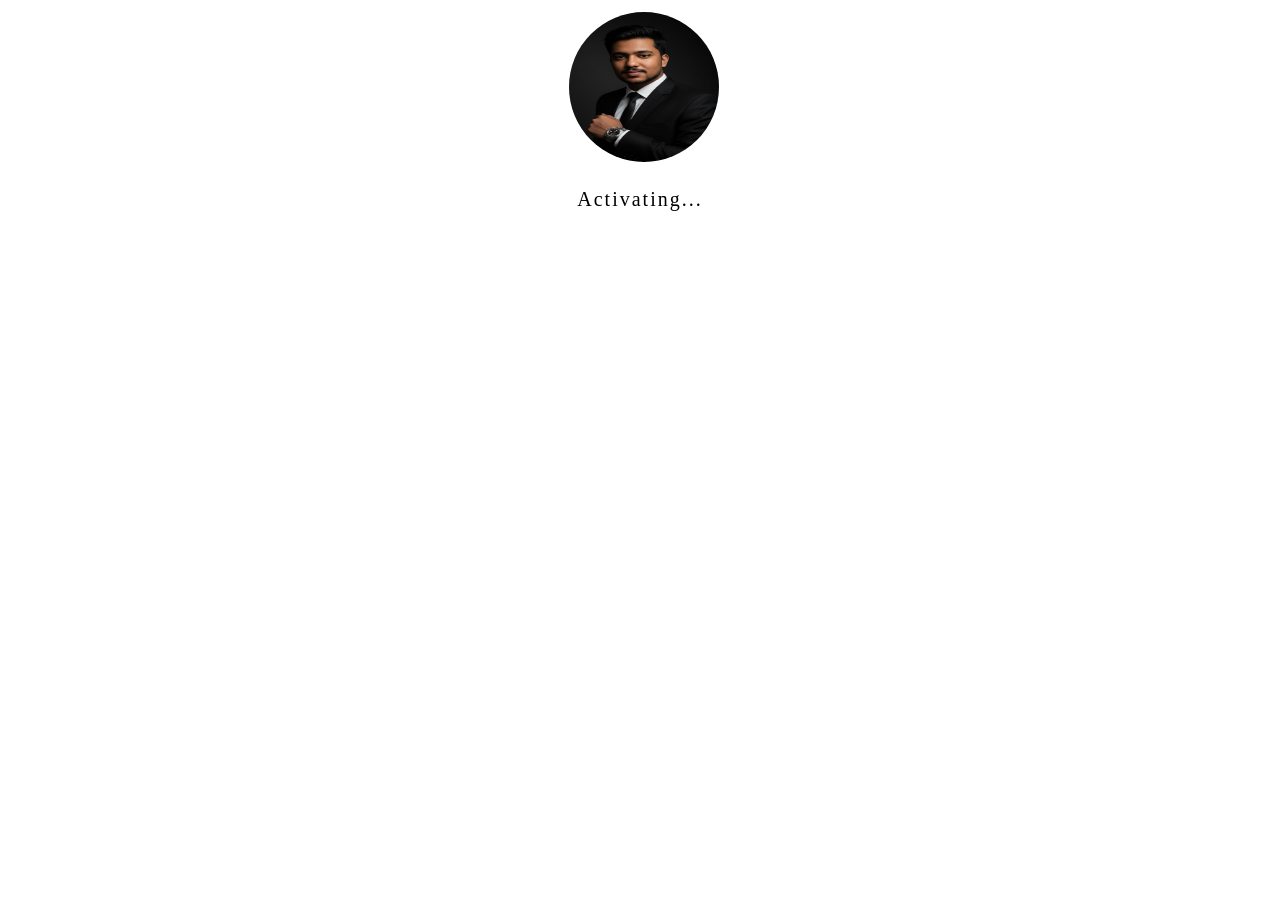
<file: load.html>
<!DOCTYPE html>
<html lang="en">
<head>
<meta charset="UTF-8">
<meta name="viewport" content="width=device-width, initial-scale=1.0">
<title>Hulk Mode Activation</title>

<style>
    body {
        /* margin: 0;
        background: #000;
        color: white;
        display: flex;
        justify-content: center;
        align-items: center;
        height: 100vh;
        overflow: hidden;
        font-family: 'Poppins', 'Segoe UI Emoji', 'Apple Color Emoji', 'Noto Color Emoji', sans-serif; */
    }

    .transform-scene {
        text-align: center;
        position: relative;
    }

    .profile-wrapper {
        position: relative;
        width: 150px;
        height: 150px;
        margin: auto;
    }

    #profile {
        width: 100%;
        border-radius: 50%;
        border: 4px solid #fff;
        transition: all 1s ease;
    }

    .green-overlay {
        position: absolute;
        top: 0;
        left: 0;
        width: 100%;
        height: 100%;
        border-radius: 50%;
        background: radial-gradient(circle at center, rgba(0, 255, 0, 0.3), transparent 70%);
        mix-blend-mode: color;
        opacity: 0;
        transition: opacity 1s ease;
    }

    #status {
        margin-top: 30px;
        font-size: 20px;
        letter-spacing: 2px;
        animation: flicker 2s infinite;
    }

    @keyframes flicker {
        0%, 100% { opacity: 1; }
        50% { opacity: 0.6; }
    }

    @keyframes shake {
        0%, 100% { transform: translate(0, 0); }
        20% { transform: translate(-5px, 3px); }
        40% { transform: translate(5px, -3px); }
        60% { transform: translate(-3px, -5px); }
        80% { transform: translate(3px, 5px); }
    }

    @keyframes glow {
        0%, 100% { box-shadow: 0 0 15px #00ff00; }
        50% { box-shadow: 0 0 35px #00ff00; }
    }
    .hulk-mode #profile {
        filter: hue-rotate(100deg) saturate(3);
        transform: scale(1.2);
        border-color: #00ff00;
        animation: shake 0.3s infinite, glow 1s infinite;
    }

    .hulk-mode .green-overlay {
        opacity: 1;
    }

    .hulk-mode #status {
        color: #00ff00;
        text-shadow: 0 0 10px #00ff00;
        animation: none;
    }
</style>
</head>

<body>
    <div class="transform-scene">
        <div class="profile-wrapper">
            <img id="profile" src="images/photo.jpg" alt="Profile" style="height: 150px;">
            <div class="green-overlay"></div>
        </div>
        <div id="status">Activating...</div>
    </div>

    <script>
        setTimeout(() => {
            const scene = document.querySelector(".transform-scene");
            const profile = document.getElementById("profile");
            const status = document.getElementById("status");
            profile.style.opacity = "0";
            setTimeout(() => {
                profile.src = "images/profile2.jpg";
                profile.style.opacity = "1";
            }, 800); 
            scene.classList.add("hulk-mode");
            status.textContent = "💚 HULK MODE ACTIVATED 💥";
        }, 2500);
    </script>
</body>
</html>
</file>
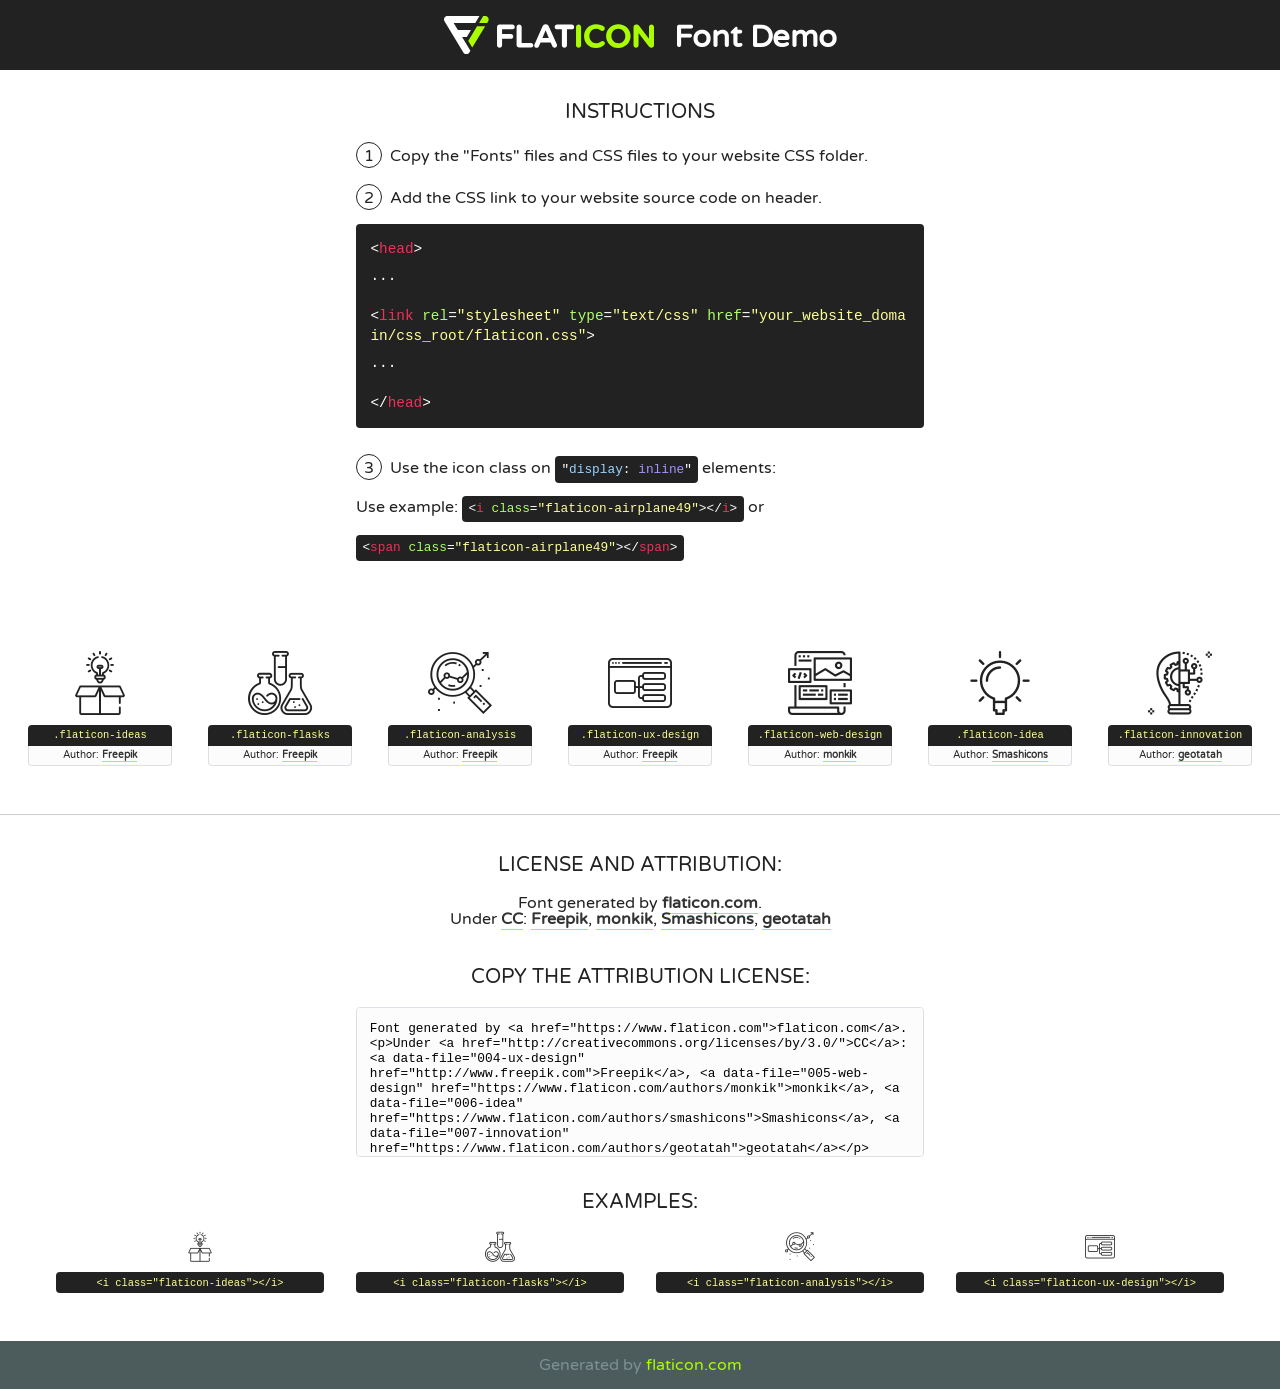
<file: fonts/flaticon/font/flaticon.html>
<!DOCTYPE html>
<!--
  Flaticon icon font: Flaticon
  Creation date: 20/03/2019 02:18
-->
<html>
<!DOCTYPE html>
<html>

<head>
    <title>Flaticon WebFont</title>
    <link href="http://fonts.googleapis.com/css?family=Varela+Round" rel="stylesheet" type="text/css" />
    <link rel="stylesheet" type="text/css" href="flaticon.css">
    <meta charset="UTF-8">
    <style>
    html, body, div, span, applet, object, iframe,
    h1, h2, h3, h4, h5, h6, p, blockquote, pre,
    a, abbr, acronym, address, big, cite, code,
    del, dfn, em, img, ins, kbd, q, s, samp,
    small, strike, strong, sub, sup, tt, var,
    b, u, i, center,
    dl, dt, dd, ol, ul, li,
    fieldset, form, label, legend,
    table, caption, tbody, tfoot, thead, tr, th, td,
    article, aside, canvas, details, embed, 
    figure, figcaption, footer, header, hgroup, 
    menu, nav, output, ruby, section, summary,
    time, mark, audio, video {
        margin: 0;
        padding: 0;
        border: 0;
        font-size: 100%;
        font: inherit;
        vertical-align: baseline;
    }
    /* HTML5 display-role reset for older browsers */
    article, aside, details, figcaption, figure, 
    footer, header, hgroup, menu, nav, section {
        display: block;
    }
    body {
        line-height: 1;
    }
    ol, ul {
        list-style: none;
    }
    blockquote, q {
        quotes: none;
    }
    blockquote:before, blockquote:after,
    q:before, q:after {
        content: '';
        content: none;
    }
    table {
        border-collapse: collapse;
        border-spacing: 0;
    }
    body {
        font-family: 'Varela Round', Helvetica, Arial, sans-serif;
        font-size: 16px;
        color: #222;
    }
    a {
        color: #333;
        border-bottom: 1px solid #a9fd00;
        font-weight: bold;
        text-decoration: none;
    }
    * {
        -moz-box-sizing: border-box;
        -webkit-box-sizing: border-box;
        box-sizing: border-box;
        margin: 0;
        padding: 0;
    }
    [class^="flaticon-"]:before, [class*=" flaticon-"]:before, [class^="flaticon-"]:after, [class*=" flaticon-"]:after {
        font-family: Flaticon;
        font-size: 30px;
        font-style: normal;
        margin-left: 20px;
        color: #333;
    }
    .wrapper {
        max-width: 600px;
        margin: auto;
        padding: 0 1em;
    }
    .title {
        font-size: 1.25em;
        text-align: center;
        margin-bottom: 1em;
        text-transform: uppercase;
    }
    header {
        text-align: center;
        background-color: #222;
        color: #fff;
        padding: 1em;
    }
    header .logo {
        width: 210px;
        height: 38px;
        display: inline-block;
        vertical-align: middle;
        margin-right: 1em;
        border: none;
    }
    header strong {
        font-size: 1.95em;
        font-weight: bold;
        vertical-align: middle;
        margin-top: 5px;
        display: inline-block;
    }
    .demo {
        margin: 2em auto;
        line-height: 1.25em;
    }
    .demo ul li {
        margin-bottom: 1em;
    }
    .demo ul li .num {
        color: #222;
        border-radius: 20px;
        display: inline-block;
        width: 26px;
        padding: 3px;
        height: 26px;
        text-align: center;
        margin-right: 0.5em;
        border: 1px solid #222;
    }
    .demo ul li code {
        background-color: #222;
        border-radius: 4px;
        padding: 0.25em 0.5em;
        display: inline-block;
        color: #fff;
        font-family: Consolas,Monaco,Lucida Console,Liberation Mono,DejaVu Sans Mono,Bitstream Vera Sans Mono,Courier New, monospace;
        font-weight: lighter;
        margin-top: 1em;
        font-size: 0.8em;
        word-break: break-all;
    }
    .demo ul li code.big {
        padding: 1em;
        font-size: 0.9em;
    }
    .demo ul li code .red {
        color: #EF3159;
    }
    .demo ul li code .green {
        color: #ACFF65;
    }
    .demo ul li code .yellow {
        color: #FFFF99;
    }
    .demo ul li code .blue {
        color: #99D3FF;
    }
    .demo ul li code .purple {
        color: #A295FF;
    }
    .demo ul li code .dots {
        margin-top: 0.5em;
        display: block;
    }
    #glyphs {
        border-bottom: 1px solid #ccc;
        padding: 2em 0;
        text-align: center;
    }
    .glyph {
        display: inline-block;
        width: 9em;
        margin: 1em;
        text-align: center;
        vertical-align: top;
        background: #FFF;
    }
    .glyph .glyph-icon {
        padding: 10px;
        display: block;
        font-family:"Flaticon";
        font-size: 64px;
        line-height: 1;
    }
    .glyph .glyph-icon:before {
        font-size: 64px;
        color: #222;
        margin-left: 0;
    }
    .class-name {
        font-size: 0.65em;
        background-color: #222;
        color: #fff;
        border-radius: 4px 4px 0 0;
        padding: 0.5em;
        color: #FFFF99;
        font-family: Consolas,Monaco,Lucida Console,Liberation Mono,DejaVu Sans Mono,Bitstream Vera Sans Mono,Courier New, monospace;
    }
    .author-name {
        font-size: 0.6em;
        background-color: #fcfcfd;
        border: 1px solid #DEDEE4;
        border-top: 0;
        border-radius: 0 0 4px 4px;
        padding: 0.5em;
    }
    .class-name:last-child {
        font-size: 10px;
        color:#888;
    }
    .class-name:last-child a {
        font-size: 10px;
        color:#555;
    }
    .class-name:last-child a:hover {
        color:#a9fd00;
    }
    .glyph > input {
        display: block;
        width: 100px;
        margin: 5px auto;
        text-align: center;
        font-size: 12px;
        cursor: text;
    }
    .glyph > input.icon-input {
        font-family:"Flaticon";
        font-size: 16px;
        margin-bottom: 10px;
    }
    .attribution .title {
        margin-top: 2em;
    }
    .attribution textarea {
        background-color: #fcfcfd;
        padding: 1em;
        border: none;
        box-shadow: none;
        border: 1px solid #DEDEE4;
        border-radius: 4px;
        resize: none;
        width: 100%;
        height: 150px;
        font-size: 0.8em;
        font-family: Consolas,Monaco,Lucida Console,Liberation Mono,DejaVu Sans Mono,Bitstream Vera Sans Mono,Courier New, monospace;
        -webkit-appearance: none;
    }
    .iconsuse {
        margin: 2em auto;
        text-align: center;
        max-width: 1200px;
    }
    .iconsuse:after {
        content: '';
        display: table;
        clear: both;
    }
    .iconsuse .image {
        float: left;
        width: 25%;
        padding: 0 1em;
    }
    .iconsuse .image p {
        margin-bottom: 1em;
    }
    .iconsuse .image span {
        display: block;
        font-size: 0.65em;
        background-color: #222;
        color: #fff;
        border-radius: 4px;
        padding: 0.5em;
        color: #FFFF99;
        margin-top: 1em;
        font-family: Consolas,Monaco,Lucida Console,Liberation Mono,DejaVu Sans Mono,Bitstream Vera Sans Mono,Courier New, monospace;
    }
    #footer {
        text-align: center;
        background-color: #4C5B5C;
        color: #7c9192;
        padding: 1em;
    }
    #footer a {
        border: none;
        color: #a9fd00;
        font-weight: normal;
    }
    @media (max-width: 960px) {
        .iconsuse .image {
            width: 50%;
        }
    }
    @media (max-width: 560px) {
        .iconsuse .image {
            width: 100%;
        }
    }
    </style>
</head>

<body class="characters-off">

    <header>
        <a href="https://www.flaticon.com" target="_blank" class="logo">
            <svg version="1.1" xmlns="http://www.w3.org/2000/svg" xmlns:xlink="http://www.w3.org/1999/xlink" xmlns:a="http://ns.adobe.com/AdobeSVGViewerExtensions/3.0/" viewBox="0 0 560.875 102.036" enable-background="new 0 0 560.875 102.036" xml:space="preserve">
                <defs>
                </defs>
                <g>
                    <g class="letters">
                        <path fill="#ffffff" d="M141.596,29.675c0-3.777,2.985-6.767,6.764-6.767h34.438c3.426,0,6.15,2.728,6.15,6.15
                        c0,3.43-2.724,6.149-6.15,6.149h-27.674v13.091h23.719c3.429,0,6.151,2.724,6.151,6.15c0,3.43-2.723,6.149-6.151,6.149h-23.719
                        v17.574c0,3.773-2.986,6.761-6.764,6.761c-3.779,0-6.764-2.989-6.764-6.761V29.675z"></path>
                        <path fill="#ffffff" d="M193.844,29.149c0-3.781,2.985-6.767,6.764-6.767c3.776,0,6.763,2.985,6.763,6.767v42.957h25.039
                        c3.426,0,6.149,2.726,6.149,6.153c0,3.425-2.723,6.15-6.149,6.15h-31.802c-3.779,0-6.764-2.986-6.764-6.768V29.149z"></path>
                        <path fill="#ffffff" d="M241.891,75.71l21.438-48.407c1.492-3.341,4.215-5.357,7.906-5.357h0.792
                        c3.686,0,6.323,2.017,7.815,5.357l21.439,48.407c0.436,0.967,0.701,1.845,0.701,2.723c0,3.602-2.809,6.501-6.414,6.501
                        c-3.161,0-5.269-1.845-6.499-4.655l-4.132-9.661h-27.059l-4.301,10.102c-1.144,2.631-3.426,4.214-6.237,4.214
                        c-3.517,0-6.24-2.81-6.24-6.325C241.1,77.64,241.451,76.677,241.891,75.71z M279.932,58.666l-8.521-20.297l-8.526,20.297H279.932
                        z"></path>
                        <path fill="#ffffff" d="M314.864,35.387H301.86c-3.429,0-6.239-2.813-6.239-6.238c0-3.429,2.811-6.24,6.239-6.24h39.533
                        c3.426,0,6.237,2.811,6.237,6.24c0,3.425-2.811,6.238-6.237,6.238h-13.001v42.785c0,3.773-2.99,6.761-6.764,6.761
                        c-3.779,0-6.764-2.989-6.764-6.761V35.387z"></path>
                        <path fill="#A9FD00" d="M352.615,29.149c0-3.781,2.985-6.767,6.767-6.767c3.774,0,6.761,2.985,6.761,6.767v49.024
                        c0,3.773-2.987,6.761-6.761,6.761c-3.781,0-6.767-2.989-6.767-6.761V29.149z"></path>
                        <path fill="#A9FD00" d="M374.132,53.836v-0.179c0-17.481,13.178-31.801,32.065-31.801c9.22,0,15.459,2.458,20.557,6.238
                        c1.402,1.054,2.637,2.985,2.637,5.357c0,3.692-2.985,6.59-6.681,6.59c-1.845,0-3.071-0.702-4.044-1.319
                        c-3.776-2.813-7.729-4.393-12.562-4.393c-10.364,0-17.831,8.611-17.831,19.154v0.173c0,10.542,7.291,19.329,17.831,19.329
                        c5.715,0,9.492-1.756,13.359-4.834c1.049-0.874,2.458-1.491,4.039-1.491c3.429,0,6.325,2.813,6.325,6.236
                        c0,2.106-1.056,3.78-2.282,4.834c-5.539,4.834-12.036,7.733-21.878,7.733C387.572,85.464,374.132,71.493,374.132,53.836z"></path>
                        <path fill="#A9FD00" d="M433.009,53.836v-0.179c0-17.481,13.79-31.801,32.766-31.801c18.981,0,32.592,14.143,32.592,31.628v0.173
                        c0,17.483-13.785,31.807-32.769,31.807C446.625,85.464,433.009,71.32,433.009,53.836z M484.224,53.836v-0.179
                        c0-10.539-7.725-19.326-18.626-19.326c-10.893,0-18.449,8.611-18.449,19.154v0.173c0,10.542,7.73,19.329,18.626,19.329
                        C476.676,72.986,484.224,64.378,484.224,53.836z"></path>
                        <path fill="#A9FD00" d="M506.233,29.321c0-3.774,2.99-6.763,6.767-6.763h1.401c3.252,0,5.183,1.583,7.029,3.953l26.093,34.265
                        V29.059c0-3.692,2.99-6.677,6.681-6.677c3.683,0,6.671,2.985,6.671,6.677v48.934c0,3.78-2.987,6.765-6.764,6.765h-0.436
                        c-3.257,0-5.188-1.581-7.034-3.953l-27.056-35.492v32.944c0,3.687-2.985,6.676-6.678,6.676c-3.683,0-6.673-2.989-6.673-6.676
                        V29.321z"></path>
                    </g>
                    <g class="insignia">
                        <path fill="#ffffff" d="M48.372,56.137h12.517l11.156-18.537H37.186L25.688,18.539h57.825L94.668,0H9.271
                        C5.925,0,2.842,1.801,1.198,4.716c-1.644,2.907-1.593,6.482,0.134,9.343l50.38,83.501c1.678,2.781,4.689,4.476,7.938,4.476
                        c3.246,0,6.257-1.695,7.935-4.476l2.898-4.804L48.372,56.137z"></path>
                        <g class="i">
                            <path fill="#A9FD00" d="M93.575,18.539h0.031v0.004l21.652,0.004l2.705-4.488c1.727-2.861,1.778-6.436,0.133-9.343
                            C116.454,1.801,113.371,0,110.026,0h-5.294L93.575,18.539z"></path>
                            <polygon fill="#A9FD00" points="88.291,27.356 64.725,66.486 75.519,84.404 109.942,27.356"></polygon>
                        </g>
                    </g>
                </g>
            </svg>
        </a>
        <strong>Font Demo</strong>
    </header>


    <section class="demo wrapper">

        <p class="title">Instructions</p>

        <ul>
            <li>
                <span class="num">1</span>Copy the "Fonts" files and CSS files to your website CSS folder.
            </li>
            <li>
                <span class="num">2</span>Add the CSS link to your website source code on header.
                <code class="big">
                    &lt;<span class="red">head</span>&gt;
                    <br/><span class="dots">...</span>
                    <br/>&lt;<span class="red">link</span> <span class="green">rel</span>=<span class="yellow">"stylesheet"</span> <span class="green">type</span>=<span class="yellow">"text/css"</span> <span class="green">href</span>=<span class="yellow">"your_website_domain/css_root/flaticon.css"</span>&gt;
                    <br/><span class="dots">...</span>
                    <br/>&lt;/<span class="red">head</span>&gt;
                </code>
            </li>

            <li>
                <p>
                    <span class="num">3</span>Use the icon class on <code>"<span class="blue">display</span>:<span class="purple"> inline</span>"</code> elements:
                    <br />
                    Use example: <code>&lt;<span class="red">i</span> <span class="green">class</span>=<span class="yellow">&quot;flaticon-airplane49&quot;</span>&gt;&lt;/<span class="red">i</span>&gt;</code> or <code>&lt;<span class="red">span</span> <span class="green">class</span>=<span class="yellow">&quot;flaticon-airplane49&quot;</span>&gt;&lt;/<span class="red">span</span>&gt;</code>
            </li>
        </ul>

    </section>




   <section id="glyphs">          
    
      
        <div class="glyph"><div class="glyph-icon flaticon-ideas"></div>
            <div class="class-name">.flaticon-ideas</div>
            <div class="author-name">Author: <a data-file="001-ideas" href="http://www.freepik.com">Freepik</a> </div> 
        </div>        
        
        <div class="glyph"><div class="glyph-icon flaticon-flasks"></div>
            <div class="class-name">.flaticon-flasks</div>
            <div class="author-name">Author: <a data-file="002-flasks" href="http://www.freepik.com">Freepik</a> </div> 
        </div>        
        
        <div class="glyph"><div class="glyph-icon flaticon-analysis"></div>
            <div class="class-name">.flaticon-analysis</div>
            <div class="author-name">Author: <a data-file="003-analysis" href="http://www.freepik.com">Freepik</a> </div> 
        </div>        
        
        <div class="glyph"><div class="glyph-icon flaticon-ux-design"></div>
            <div class="class-name">.flaticon-ux-design</div>
            <div class="author-name">Author: <a data-file="004-ux-design" href="http://www.freepik.com">Freepik</a> </div> 
        </div>        
        
        <div class="glyph"><div class="glyph-icon flaticon-web-design"></div>
            <div class="class-name">.flaticon-web-design</div>
            <div class="author-name">Author: <a data-file="005-web-design" href="https://www.flaticon.com/authors/monkik">monkik</a> </div> 
        </div>        
        
        <div class="glyph"><div class="glyph-icon flaticon-idea"></div>
            <div class="class-name">.flaticon-idea</div>
            <div class="author-name">Author: <a data-file="006-idea" href="https://www.flaticon.com/authors/smashicons">Smashicons</a> </div> 
        </div>        
        
        <div class="glyph"><div class="glyph-icon flaticon-innovation"></div>
            <div class="class-name">.flaticon-innovation</div>
            <div class="author-name">Author: <a data-file="007-innovation" href="https://www.flaticon.com/authors/geotatah">geotatah</a> </div> 
        </div>        
        

    </section>



    <section class="attribution wrapper"   style="text-align:center;">

      <div class="title">License and attribution:</div><div class="attrDiv">Font generated by <a href="https://www.flaticon.com">flaticon.com</a>. <div><p>Under <a href="http://creativecommons.org/licenses/by/3.0/">CC</a>: <a data-file="004-ux-design" href="http://www.freepik.com">Freepik</a>, <a data-file="005-web-design" href="https://www.flaticon.com/authors/monkik">monkik</a>, <a data-file="006-idea" href="https://www.flaticon.com/authors/smashicons">Smashicons</a>, <a data-file="007-innovation" href="https://www.flaticon.com/authors/geotatah">geotatah</a></p>  </div>
      </div>
      <div class="title">Copy the Attribution License:</div>

    <textarea onclick="this.focus();this.select();">Font generated by &lt;a href=&quot;https://www.flaticon.com&quot;&gt;flaticon.com&lt;/a&gt;. <p>Under <a href="http://creativecommons.org/licenses/by/3.0/">CC</a>: <a data-file="004-ux-design" href="http://www.freepik.com">Freepik</a>, <a data-file="005-web-design" href="https://www.flaticon.com/authors/monkik">monkik</a>, <a data-file="006-idea" href="https://www.flaticon.com/authors/smashicons">Smashicons</a>, <a data-file="007-innovation" href="https://www.flaticon.com/authors/geotatah">geotatah</a></p>  
     </textarea>

    </section>

    <section class="iconsuse">

          <div class="title">Examples:</div>            
             
            <div class="image">
                <p>
                    <i class="glyph-icon flaticon-ideas"></i> 
                    <span>&lt;i class=&quot;flaticon-ideas&quot;&gt;&lt;/i&gt;</span>
                </p>
            </div>
            
            <div class="image">
                <p>
                    <i class="glyph-icon flaticon-flasks"></i> 
                    <span>&lt;i class=&quot;flaticon-flasks&quot;&gt;&lt;/i&gt;</span>
                </p>
            </div>
            
            <div class="image">
                <p>
                    <i class="glyph-icon flaticon-analysis"></i> 
                    <span>&lt;i class=&quot;flaticon-analysis&quot;&gt;&lt;/i&gt;</span>
                </p>
            </div>
            
            <div class="image">
                <p>
                    <i class="glyph-icon flaticon-ux-design"></i> 
                    <span>&lt;i class=&quot;flaticon-ux-design&quot;&gt;&lt;/i&gt;</span>
                </p>
            </div>
                       
        </div>
                            
    </section>

<div id="footer">
    <div>Generated by <a href="https://www.flaticon.com">flaticon.com</a>
    </div>
</div>



</body>
</html>
</file>
<file: css/flaticon.css>
/*
  	Flaticon icon font: Flaticon
  	Creation date: 04/01/2019 13:45
  	*/


@font-face {
  font-family: "Flaticon";
  src: url("../fonts/flaticon/font/Flaticon.eot");
  src: url("../fonts/flaticon/font/Flaticon.eot?#iefix") format("embedded-opentype"),
       url("../fonts/flaticon/font/Flaticon.woff") format("woff"),
       url("../fonts/flaticon/font/Flaticon.ttf") format("truetype"),
       url("../fonts/flaticon/font/Flaticon.svg#Flaticon") format("svg");
  font-weight: normal;
  font-style: normal;
}

@media screen and (-webkit-min-device-pixel-ratio:0) {
  @font-face {
    font-family: "Flaticon";
    src: url("../fonts/flaticon/font/Flaticon.svg#Flaticon") format("svg");
  }
}

[class^="flaticon-"]:before, [class*=" flaticon-"]:before,
[class^="flaticon-"]:after, [class*=" flaticon-"]:after {   
  font-family: Flaticon;
  font-style: normal;
  font-weight: normal;
  font-variant: normal;
  text-transform: none;
  line-height: 1;

  /* Better Font Rendering =========== */
  -webkit-font-smoothing: antialiased;
  -moz-osx-font-smoothing: grayscale;
}

.flaticon-ideas:before { content: "\f100"; }
.flaticon-flasks:before { content: "\f101"; }
.flaticon-analysis:before { content: "\f102"; }
.flaticon-ux-design:before { content: "\f103"; }
.flaticon-web-design:before { content: "\f104"; }
.flaticon-idea:before { content: "\f105"; }
.flaticon-innovation:before { content: "\f106"; }
</file>
<file: css/icomoon.css>
@font-face {
  font-family: 'icomoon';
  src:  url('../fonts/icomoon/icomoon.eot?6tt51o');
  src:  url('../fonts/icomoon/icomoon.eot?6tt51o#iefix') format('embedded-opentype'),
    url('../fonts/icomoon/icomoon.ttf?6tt51o') format('truetype'),
    url('../fonts/icomoon/icomoon.woff?6tt51o') format('woff'),
    url('../fonts/icomoon/icomoon.svg?6tt51o#icomoon') format('svg');
  font-weight: normal;
  font-style: normal;
}

[class^="icon-"], [class*=" icon-"] {
  /* use !important to prevent issues with browser extensions that change fonts */
  font-family: 'icomoon' !important;
  speak: none;
  font-style: normal;
  font-weight: normal;
  font-variant: normal;
  text-transform: none;
  line-height: 1;

  /* Better Font Rendering =========== */
  -webkit-font-smoothing: antialiased;
  -moz-osx-font-smoothing: grayscale;
}

.icon-asterisk:before {
  content: "\f069";
}
.icon-plus:before {
  content: "\f067";
}
.icon-question:before {
  content: "\f128";
}
.icon-minus:before {
  content: "\f068";
}
.icon-glass:before {
  content: "\f000";
}
.icon-music:before {
  content: "\f001";
}
.icon-search:before {
  content: "\f002";
}
.icon-envelope-o:before {
  content: "\f003";
}
.icon-heart:before {
  content: "\f004";
}
.icon-star:before {
  content: "\f005";
}
.icon-star-o:before {
  content: "\f006";
}
.icon-user:before {
  content: "\f007";
}
.icon-film:before {
  content: "\f008";
}
.icon-th-large:before {
  content: "\f009";
}
.icon-th:before {
  content: "\f00a";
}
.icon-th-list:before {
  content: "\f00b";
}
.icon-check:before {
  content: "\f00c";
}
.icon-close:before {
  content: "\f00d";
}
.icon-remove:before {
  content: "\f00d";
}
.icon-times:before {
  content: "\f00d";
}
.icon-search-plus:before {
  content: "\f00e";
}
.icon-search-minus:before {
  content: "\f010";
}
.icon-power-off:before {
  content: "\f011";
}
.icon-signal:before {
  content: "\f012";
}
.icon-cog:before {
  content: "\f013";
}
.icon-gear:before {
  content: "\f013";
}
.icon-trash-o:before {
  content: "\f014";
}
.icon-home:before {
  content: "\f015";
}
.icon-file-o:before {
  content: "\f016";
}
.icon-clock-o:before {
  content: "\f017";
}
.icon-road:before {
  content: "\f018";
}
.icon-download:before {
  content: "\f019";
}
.icon-arrow-circle-o-down:before {
  content: "\f01a";
}
.icon-arrow-circle-o-up:before {
  content: "\f01b";
}
.icon-inbox:before {
  content: "\f01c";
}
.icon-play-circle-o:before {
  content: "\f01d";
}
.icon-repeat:before {
  content: "\f01e";
}
.icon-rotate-right:before {
  content: "\f01e";
}
.icon-refresh:before {
  content: "\f021";
}
.icon-list-alt:before {
  content: "\f022";
}
.icon-lock:before {
  content: "\f023";
}
.icon-flag:before {
  content: "\f024";
}
.icon-headphones:before {
  content: "\f025";
}
.icon-volume-off:before {
  content: "\f026";
}
.icon-volume-down:before {
  content: "\f027";
}
.icon-volume-up:before {
  content: "\f028";
}
.icon-qrcode:before {
  content: "\f029";
}
.icon-barcode:before {
  content: "\f02a";
}
.icon-tag:before {
  content: "\f02b";
}
.icon-tags:before {
  content: "\f02c";
}
.icon-book:before {
  content: "\f02d";
}
.icon-bookmark:before {
  content: "\f02e";
}
.icon-print:before {
  content: "\f02f";
}
.icon-camera:before {
  content: "\f030";
}
.icon-font:before {
  content: "\f031";
}
.icon-bold:before {
  content: "\f032";
}
.icon-italic:before {
  content: "\f033";
}
.icon-text-height:before {
  content: "\f034";
}
.icon-text-width:before {
  content: "\f035";
}
.icon-align-left:before {
  content: "\f036";
}
.icon-align-center:before {
  content: "\f037";
}
.icon-align-right:before {
  content: "\f038";
}
.icon-align-justify:before {
  content: "\f039";
}
.icon-list:before {
  content: "\f03a";
}
.icon-dedent:before {
  content: "\f03b";
}
.icon-outdent:before {
  content: "\f03b";
}
.icon-indent:before {
  content: "\f03c";
}
.icon-video-camera:before {
  content: "\f03d";
}
.icon-image:before {
  content: "\f03e";
}
.icon-photo:before {
  content: "\f03e";
}
.icon-picture-o:before {
  content: "\f03e";
}
.icon-pencil:before {
  content: "\f040";
}
.icon-map-marker:before {
  content: "\f041";
}
.icon-adjust:before {
  content: "\f042";
}
.icon-tint:before {
  content: "\f043";
}
.icon-edit:before {
  content: "\f044";
}
.icon-pencil-square-o:before {
  content: "\f044";
}
.icon-share-square-o:before {
  content: "\f045";
}
.icon-check-square-o:before {
  content: "\f046";
}
.icon-arrows:before {
  content: "\f047";
}
.icon-step-backward:before {
  content: "\f048";
}
.icon-fast-backward:before {
  content: "\f049";
}
.icon-backward:before {
  content: "\f04a";
}
.icon-play:before {
  content: "\f04b";
}
.icon-pause:before {
  content: "\f04c";
}
.icon-stop:before {
  content: "\f04d";
}
.icon-forward:before {
  content: "\f04e";
}
.icon-fast-forward:before {
  content: "\f050";
}
.icon-step-forward:before {
  content: "\f051";
}
.icon-eject:before {
  content: "\f052";
}
.icon-chevron-left:before {
  content: "\f053";
}
.icon-chevron-right:before {
  content: "\f054";
}
.icon-plus-circle:before {
  content: "\f055";
}
.icon-minus-circle:before {
  content: "\f056";
}
.icon-times-circle:before {
  content: "\f057";
}
.icon-check-circle:before {
  content: "\f058";
}
.icon-question-circle:before {
  content: "\f059";
}
.icon-info-circle:before {
  content: "\f05a";
}
.icon-crosshairs:before {
  content: "\f05b";
}
.icon-times-circle-o:before {
  content: "\f05c";
}
.icon-check-circle-o:before {
  content: "\f05d";
}
.icon-ban:before {
  content: "\f05e";
}
.icon-arrow-left:before {
  content: "\f060";
}
.icon-arrow-right:before {
  content: "\f061";
}
.icon-arrow-up:before {
  content: "\f062";
}
.icon-arrow-down:before {
  content: "\f063";
}
.icon-mail-forward:before {
  content: "\f064";
}
.icon-share:before {
  content: "\f064";
}
.icon-expand:before {
  content: "\f065";
}
.icon-compress:before {
  content: "\f066";
}
.icon-exclamation-circle:before {
  content: "\f06a";
}
.icon-gift:before {
  content: "\f06b";
}
.icon-leaf:before {
  content: "\f06c";
}
.icon-fire:before {
  content: "\f06d";
}
.icon-eye:before {
  content: "\f06e";
}
.icon-eye-slash:before {
  content: "\f070";
}
.icon-exclamation-triangle:before {
  content: "\f071";
}
.icon-warning:before {
  content: "\f071";
}
.icon-plane:before {
  content: "\f072";
}
.icon-calendar:before {
  content: "\f073";
}
.icon-random:before {
  content: "\f074";
}
.icon-comment:before {
  content: "\f075";
}
.icon-magnet:before {
  content: "\f076";
}
.icon-chevron-up:before {
  content: "\f077";
}
.icon-chevron-down:before {
  content: "\f078";
}
.icon-retweet:before {
  content: "\f079";
}
.icon-shopping-cart:before {
  content: "\f07a";
}
.icon-folder:before {
  content: "\f07b";
}
.icon-folder-open:before {
  content: "\f07c";
}
.icon-arrows-v:before {
  content: "\f07d";
}
.icon-arrows-h:before {
  content: "\f07e";
}
.icon-bar-chart:before {
  content: "\f080";
}
.icon-bar-chart-o:before {
  content: "\f080";
}
.icon-twitter-square:before {
  content: "\f081";
}
.icon-facebook-square:before {
  content: "\f082";
}
.icon-camera-retro:before {
  content: "\f083";
}
.icon-key:before {
  content: "\f084";
}
.icon-cogs:before {
  content: "\f085";
}
.icon-gears:before {
  content: "\f085";
}
.icon-comments:before {
  content: "\f086";
}
.icon-thumbs-o-up:before {
  content: "\f087";
}
.icon-thumbs-o-down:before {
  content: "\f088";
}
.icon-star-half:before {
  content: "\f089";
}
.icon-heart-o:before {
  content: "\f08a";
}
.icon-sign-out:before {
  content: "\f08b";
}
.icon-linkedin-square:before {
  content: "\f08c";
}
.icon-thumb-tack:before {
  content: "\f08d";
}
.icon-external-link:before {
  content: "\f08e";
}
.icon-sign-in:before {
  content: "\f090";
}
.icon-trophy:before {
  content: "\f091";
}
.icon-github-square:before {
  content: "\f092";
}
.icon-upload:before {
  content: "\f093";
}
.icon-lemon-o:before {
  content: "\f094";
}
.icon-phone:before {
  content: "\f095";
}
.icon-square-o:before {
  content: "\f096";
}
.icon-bookmark-o:before {
  content: "\f097";
}
.icon-phone-square:before {
  content: "\f098";
}
.icon-twitter:before {
  content: "\f099";
}
.icon-facebook:before {
  content: "\f09a";
}
.icon-facebook-f:before {
  content: "\f09a";
}
.icon-github:before {
  content: "\f09b";
}
.icon-unlock:before {
  content: "\f09c";
}
.icon-credit-card:before {
  content: "\f09d";
}
.icon-feed:before {
  content: "\f09e";
}
.icon-rss:before {
  content: "\f09e";
}
.icon-hdd-o:before {
  content: "\f0a0";
}
.icon-bullhorn:before {
  content: "\f0a1";
}
.icon-bell-o:before {
  content: "\f0a2";
}
.icon-certificate:before {
  content: "\f0a3";
}
.icon-hand-o-right:before {
  content: "\f0a4";
}
.icon-hand-o-left:before {
  content: "\f0a5";
}
.icon-hand-o-up:before {
  content: "\f0a6";
}
.icon-hand-o-down:before {
  content: "\f0a7";
}
.icon-arrow-circle-left:before {
  content: "\f0a8";
}
.icon-arrow-circle-right:before {
  content: "\f0a9";
}
.icon-arrow-circle-up:before {
  content: "\f0aa";
}
.icon-arrow-circle-down:before {
  content: "\f0ab";
}
.icon-globe:before {
  content: "\f0ac";
}
.icon-wrench:before {
  content: "\f0ad";
}
.icon-tasks:before {
  content: "\f0ae";
}
.icon-filter:before {
  content: "\f0b0";
}
.icon-briefcase:before {
  content: "\f0b1";
}
.icon-arrows-alt:before {
  content: "\f0b2";
}
.icon-group:before {
  content: "\f0c0";
}
.icon-users:before {
  content: "\f0c0";
}
.icon-chain:before {
  content: "\f0c1";
}
.icon-link:before {
  content: "\f0c1";
}
.icon-cloud:before {
  content: "\f0c2";
}
.icon-flask:before {
  content: "\f0c3";
}
.icon-cut:before {
  content: "\f0c4";
}
.icon-scissors:before {
  content: "\f0c4";
}
.icon-copy:before {
  content: "\f0c5";
}
.icon-files-o:before {
  content: "\f0c5";
}
.icon-paperclip:before {
  content: "\f0c6";
}
.icon-floppy-o:before {
  content: "\f0c7";
}
.icon-save:before {
  content: "\f0c7";
}
.icon-square:before {
  content: "\f0c8";
}
.icon-bars:before {
  content: "\f0c9";
}
.icon-navicon:before {
  content: "\f0c9";
}
.icon-reorder:before {
  content: "\f0c9";
}
.icon-list-ul:before {
  content: "\f0ca";
}
.icon-list-ol:before {
  content: "\f0cb";
}
.icon-strikethrough:before {
  content: "\f0cc";
}
.icon-underline:before {
  content: "\f0cd";
}
.icon-table:before {
  content: "\f0ce";
}
.icon-magic:before {
  content: "\f0d0";
}
.icon-truck:before {
  content: "\f0d1";
}
.icon-pinterest:before {
  content: "\f0d2";
}
.icon-pinterest-square:before {
  content: "\f0d3";
}
.icon-google-plus-square:before {
  content: "\f0d4";
}
.icon-google-plus:before {
  content: "\f0d5";
}
.icon-money:before {
  content: "\f0d6";
}
.icon-caret-down:before {
  content: "\f0d7";
}
.icon-caret-up:before {
  content: "\f0d8";
}
.icon-caret-left:before {
  content: "\f0d9";
}
.icon-caret-right:before {
  content: "\f0da";
}
.icon-columns:before {
  content: "\f0db";
}
.icon-sort:before {
  content: "\f0dc";
}
.icon-unsorted:before {
  content: "\f0dc";
}
.icon-sort-desc:before {
  content: "\f0dd";
}
.icon-sort-down:before {
  content: "\f0dd";
}
.icon-sort-asc:before {
  content: "\f0de";
}
.icon-sort-up:before {
  content: "\f0de";
}
.icon-envelope:before {
  content: "\f0e0";
}
.icon-linkedin:before {
  content: "\f0e1";
}
.icon-rotate-left:before {
  content: "\f0e2";
}
.icon-undo:before {
  content: "\f0e2";
}
.icon-gavel:before {
  content: "\f0e3";
}
.icon-legal:before {
  content: "\f0e3";
}
.icon-dashboard:before {
  content: "\f0e4";
}
.icon-tachometer:before {
  content: "\f0e4";
}
.icon-comment-o:before {
  content: "\f0e5";
}
.icon-comments-o:before {
  content: "\f0e6";
}
.icon-bolt:before {
  content: "\f0e7";
}
.icon-flash:before {
  content: "\f0e7";
}
.icon-sitemap:before {
  content: "\f0e8";
}
.icon-umbrella:before {
  content: "\f0e9";
}
.icon-clipboard:before {
  content: "\f0ea";
}
.icon-paste:before {
  content: "\f0ea";
}
.icon-lightbulb-o:before {
  content: "\f0eb";
}
.icon-exchange:before {
  content: "\f0ec";
}
.icon-cloud-download:before {
  content: "\f0ed";
}
.icon-cloud-upload:before {
  content: "\f0ee";
}
.icon-user-md:before {
  content: "\f0f0";
}
.icon-stethoscope:before {
  content: "\f0f1";
}
.icon-suitcase:before {
  content: "\f0f2";
}
.icon-bell:before {
  content: "\f0f3";
}
.icon-coffee:before {
  content: "\f0f4";
}
.icon-cutlery:before {
  content: "\f0f5";
}
.icon-file-text-o:before {
  content: "\f0f6";
}
.icon-building-o:before {
  content: "\f0f7";
}
.icon-hospital-o:before {
  content: "\f0f8";
}
.icon-ambulance:before {
  content: "\f0f9";
}
.icon-medkit:before {
  content: "\f0fa";
}
.icon-fighter-jet:before {
  content: "\f0fb";
}
.icon-beer:before {
  content: "\f0fc";
}
.icon-h-square:before {
  content: "\f0fd";
}
.icon-plus-square:before {
  content: "\f0fe";
}
.icon-angle-double-left:before {
  content: "\f100";
}
.icon-angle-double-right:before {
  content: "\f101";
}
.icon-angle-double-up:before {
  content: "\f102";
}
.icon-angle-double-down:before {
  content: "\f103";
}
.icon-angle-left:before {
  content: "\f104";
}
.icon-angle-right:before {
  content: "\f105";
}
.icon-angle-up:before {
  content: "\f106";
}
.icon-angle-down:before {
  content: "\f107";
}
.icon-desktop:before {
  content: "\f108";
}
.icon-laptop:before {
  content: "\f109";
}
.icon-tablet:before {
  content: "\f10a";
}
.icon-mobile:before {
  content: "\f10b";
}
.icon-mobile-phone:before {
  content: "\f10b";
}
.icon-circle-o:before {
  content: "\f10c";
}
.icon-quote-left:before {
  content: "\f10d";
}
.icon-quote-right:before {
  content: "\f10e";
}
.icon-spinner:before {
  content: "\f110";
}
.icon-circle:before {
  content: "\f111";
}
.icon-mail-reply:before {
  content: "\f112";
}
.icon-reply:before {
  content: "\f112";
}
.icon-github-alt:before {
  content: "\f113";
}
.icon-folder-o:before {
  content: "\f114";
}
.icon-folder-open-o:before {
  content: "\f115";
}
.icon-smile-o:before {
  content: "\f118";
}
.icon-frown-o:before {
  content: "\f119";
}
.icon-meh-o:before {
  content: "\f11a";
}
.icon-gamepad:before {
  content: "\f11b";
}
.icon-keyboard-o:before {
  content: "\f11c";
}
.icon-flag-o:before {
  content: "\f11d";
}
.icon-flag-checkered:before {
  content: "\f11e";
}
.icon-terminal:before {
  content: "\f120";
}
.icon-code:before {
  content: "\f121";
}
.icon-mail-reply-all:before {
  content: "\f122";
}
.icon-reply-all:before {
  content: "\f122";
}
.icon-star-half-empty:before {
  content: "\f123";
}
.icon-star-half-full:before {
  content: "\f123";
}
.icon-star-half-o:before {
  content: "\f123";
}
.icon-location-arrow:before {
  content: "\f124";
}
.icon-crop:before {
  content: "\f125";
}
.icon-code-fork:before {
  content: "\f126";
}
.icon-chain-broken:before {
  content: "\f127";
}
.icon-unlink:before {
  content: "\f127";
}
.icon-info:before {
  content: "\f129";
}
.icon-exclamation:before {
  content: "\f12a";
}
.icon-superscript:before {
  content: "\f12b";
}
.icon-subscript:before {
  content: "\f12c";
}
.icon-eraser:before {
  content: "\f12d";
}
.icon-puzzle-piece:before {
  content: "\f12e";
}
.icon-microphone:before {
  content: "\f130";
}
.icon-microphone-slash:before {
  content: "\f131";
}
.icon-shield:before {
  content: "\f132";
}
.icon-calendar-o:before {
  content: "\f133";
}
.icon-fire-extinguisher:before {
  content: "\f134";
}
.icon-rocket:before {
  content: "\f135";
}
.icon-maxcdn:before {
  content: "\f136";
}
.icon-chevron-circle-left:before {
  content: "\f137";
}
.icon-chevron-circle-right:before {
  content: "\f138";
}
.icon-chevron-circle-up:before {
  content: "\f139";
}
.icon-chevron-circle-down:before {
  content: "\f13a";
}
.icon-html5:before {
  content: "\f13b";
}
.icon-css3:before {
  content: "\f13c";
}
.icon-anchor:before {
  content: "\f13d";
}
.icon-unlock-alt:before {
  content: "\f13e";
}
.icon-bullseye:before {
  content: "\f140";
}
.icon-ellipsis-h:before {
  content: "\f141";
}
.icon-ellipsis-v:before {
  content: "\f142";
}
.icon-rss-square:before {
  content: "\f143";
}
.icon-play-circle:before {
  content: "\f144";
}
.icon-ticket:before {
  content: "\f145";
}
.icon-minus-square:before {
  content: "\f146";
}
.icon-minus-square-o:before {
  content: "\f147";
}
.icon-level-up:before {
  content: "\f148";
}
.icon-level-down:before {
  content: "\f149";
}
.icon-check-square:before {
  content: "\f14a";
}
.icon-pencil-square:before {
  content: "\f14b";
}
.icon-external-link-square:before {
  content: "\f14c";
}
.icon-share-square:before {
  content: "\f14d";
}
.icon-compass:before {
  content: "\f14e";
}
.icon-caret-square-o-down:before {
  content: "\f150";
}
.icon-toggle-down:before {
  content: "\f150";
}
.icon-caret-square-o-up:before {
  content: "\f151";
}
.icon-toggle-up:before {
  content: "\f151";
}
.icon-caret-square-o-right:before {
  content: "\f152";
}
.icon-toggle-right:before {
  content: "\f152";
}
.icon-eur:before {
  content: "\f153";
}
.icon-euro:before {
  content: "\f153";
}
.icon-gbp:before {
  content: "\f154";
}
.icon-dollar:before {
  content: "\f155";
}
.icon-usd:before {
  content: "\f155";
}
.icon-inr:before {
  content: "\f156";
}
.icon-rupee:before {
  content: "\f156";
}
.icon-cny:before {
  content: "\f157";
}
.icon-jpy:before {
  content: "\f157";
}
.icon-rmb:before {
  content: "\f157";
}
.icon-yen:before {
  content: "\f157";
}
.icon-rouble:before {
  content: "\f158";
}
.icon-rub:before {
  content: "\f158";
}
.icon-ruble:before {
  content: "\f158";
}
.icon-krw:before {
  content: "\f159";
}
.icon-won:before {
  content: "\f159";
}
.icon-bitcoin:before {
  content: "\f15a";
}
.icon-btc:before {
  content: "\f15a";
}
.icon-file:before {
  content: "\f15b";
}
.icon-file-text:before {
  content: "\f15c";
}
.icon-sort-alpha-asc:before {
  content: "\f15d";
}
.icon-sort-alpha-desc:before {
  content: "\f15e";
}
.icon-sort-amount-asc:before {
  content: "\f160";
}
.icon-sort-amount-desc:before {
  content: "\f161";
}
.icon-sort-numeric-asc:before {
  content: "\f162";
}
.icon-sort-numeric-desc:before {
  content: "\f163";
}
.icon-thumbs-up:before {
  content: "\f164";
}
.icon-thumbs-down:before {
  content: "\f165";
}
.icon-youtube-square:before {
  content: "\f166";
}
.icon-youtube:before {
  content: "\f167";
}
.icon-xing:before {
  content: "\f168";
}
.icon-xing-square:before {
  content: "\f169";
}
.icon-youtube-play:before {
  content: "\f16a";
}
.icon-dropbox:before {
  content: "\f16b";
}
.icon-stack-overflow:before {
  content: "\f16c";
}
.icon-instagram:before {
  content: "\f16d";
}
.icon-flickr:before {
  content: "\f16e";
}
.icon-adn:before {
  content: "\f170";
}
.icon-bitbucket:before {
  content: "\f171";
}
.icon-bitbucket-square:before {
  content: "\f172";
}
.icon-tumblr:before {
  content: "\f173";
}
.icon-tumblr-square:before {
  content: "\f174";
}
.icon-long-arrow-down:before {
  content: "\f175";
}
.icon-long-arrow-up:before {
  content: "\f176";
}
.icon-long-arrow-left:before {
  content: "\f177";
}
.icon-long-arrow-right:before {
  content: "\f178";
}
.icon-apple:before {
  content: "\f179";
}
.icon-windows:before {
  content: "\f17a";
}
.icon-android:before {
  content: "\f17b";
}
.icon-linux:before {
  content: "\f17c";
}
.icon-dribbble:before {
  content: "\f17d";
}
.icon-skype:before {
  content: "\f17e";
}
.icon-foursquare:before {
  content: "\f180";
}
.icon-trello:before {
  content: "\f181";
}
.icon-female:before {
  content: "\f182";
}
.icon-male:before {
  content: "\f183";
}
.icon-gittip:before {
  content: "\f184";
}
.icon-gratipay:before {
  content: "\f184";
}
.icon-sun-o:before {
  content: "\f185";
}
.icon-moon-o:before {
  content: "\f186";
}
.icon-archive:before {
  content: "\f187";
}
.icon-bug:before {
  content: "\f188";
}
.icon-vk:before {
  content: "\f189";
}
.icon-weibo:before {
  content: "\f18a";
}
.icon-renren:before {
  content: "\f18b";
}
.icon-pagelines:before {
  content: "\f18c";
}
.icon-stack-exchange:before {
  content: "\f18d";
}
.icon-arrow-circle-o-right:before {
  content: "\f18e";
}
.icon-arrow-circle-o-left:before {
  content: "\f190";
}
.icon-caret-square-o-left:before {
  content: "\f191";
}
.icon-toggle-left:before {
  content: "\f191";
}
.icon-dot-circle-o:before {
  content: "\f192";
}
.icon-wheelchair:before {
  content: "\f193";
}
.icon-vimeo-square:before {
  content: "\f194";
}
.icon-try:before {
  content: "\f195";
}
.icon-turkish-lira:before {
  content: "\f195";
}
.icon-plus-square-o:before {
  content: "\f196";
}
.icon-space-shuttle:before {
  content: "\f197";
}
.icon-slack:before {
  content: "\f198";
}
.icon-envelope-square:before {
  content: "\f199";
}
.icon-wordpress:before {
  content: "\f19a";
}
.icon-openid:before {
  content: "\f19b";
}
.icon-bank:before {
  content: "\f19c";
}
.icon-institution:before {
  content: "\f19c";
}
.icon-university:before {
  content: "\f19c";
}
.icon-graduation-cap:before {
  content: "\f19d";
}
.icon-mortar-board:before {
  content: "\f19d";
}
.icon-yahoo:before {
  content: "\f19e";
}
.icon-google:before {
  content: "\f1a0";
}
.icon-reddit:before {
  content: "\f1a1";
}
.icon-reddit-square:before {
  content: "\f1a2";
}
.icon-stumbleupon-circle:before {
  content: "\f1a3";
}
.icon-stumbleupon:before {
  content: "\f1a4";
}
.icon-delicious:before {
  content: "\f1a5";
}
.icon-digg:before {
  content: "\f1a6";
}
.icon-pied-piper-pp:before {
  content: "\f1a7";
}
.icon-pied-piper-alt:before {
  content: "\f1a8";
}
.icon-drupal:before {
  content: "\f1a9";
}
.icon-joomla:before {
  content: "\f1aa";
}
.icon-language:before {
  content: "\f1ab";
}
.icon-fax:before {
  content: "\f1ac";
}
.icon-building:before {
  content: "\f1ad";
}
.icon-child:before {
  content: "\f1ae";
}
.icon-paw:before {
  content: "\f1b0";
}
.icon-spoon:before {
  content: "\f1b1";
}
.icon-cube:before {
  content: "\f1b2";
}
.icon-cubes:before {
  content: "\f1b3";
}
.icon-behance:before {
  content: "\f1b4";
}
.icon-behance-square:before {
  content: "\f1b5";
}
.icon-steam:before {
  content: "\f1b6";
}
.icon-steam-square:before {
  content: "\f1b7";
}
.icon-recycle:before {
  content: "\f1b8";
}
.icon-automobile:before {
  content: "\f1b9";
}
.icon-car:before {
  content: "\f1b9";
}
.icon-cab:before {
  content: "\f1ba";
}
.icon-taxi:before {
  content: "\f1ba";
}
.icon-tree:before {
  content: "\f1bb";
}
.icon-spotify:before {
  content: "\f1bc";
}
.icon-deviantart:before {
  content: "\f1bd";
}
.icon-soundcloud:before {
  content: "\f1be";
}
.icon-database:before {
  content: "\f1c0";
}
.icon-file-pdf-o:before {
  content: "\f1c1";
}
.icon-file-word-o:before {
  content: "\f1c2";
}
.icon-file-excel-o:before {
  content: "\f1c3";
}
.icon-file-powerpoint-o:before {
  content: "\f1c4";
}
.icon-file-image-o:before {
  content: "\f1c5";
}
.icon-file-photo-o:before {
  content: "\f1c5";
}
.icon-file-picture-o:before {
  content: "\f1c5";
}
.icon-file-archive-o:before {
  content: "\f1c6";
}
.icon-file-zip-o:before {
  content: "\f1c6";
}
.icon-file-audio-o:before {
  content: "\f1c7";
}
.icon-file-sound-o:before {
  content: "\f1c7";
}
.icon-file-movie-o:before {
  content: "\f1c8";
}
.icon-file-video-o:before {
  content: "\f1c8";
}
.icon-file-code-o:before {
  content: "\f1c9";
}
.icon-vine:before {
  content: "\f1ca";
}
.icon-codepen:before {
  content: "\f1cb";
}
.icon-jsfiddle:before {
  content: "\f1cc";
}
.icon-life-bouy:before {
  content: "\f1cd";
}
.icon-life-buoy:before {
  content: "\f1cd";
}
.icon-life-ring:before {
  content: "\f1cd";
}
.icon-life-saver:before {
  content: "\f1cd";
}
.icon-support:before {
  content: "\f1cd";
}
.icon-circle-o-notch:before {
  content: "\f1ce";
}
.icon-ra:before {
  content: "\f1d0";
}
.icon-rebel:before {
  content: "\f1d0";
}
.icon-resistance:before {
  content: "\f1d0";
}
.icon-empire:before {
  content: "\f1d1";
}
.icon-ge:before {
  content: "\f1d1";
}
.icon-git-square:before {
  content: "\f1d2";
}
.icon-git:before {
  content: "\f1d3";
}
.icon-hacker-news:before {
  content: "\f1d4";
}
.icon-y-combinator-square:before {
  content: "\f1d4";
}
.icon-yc-square:before {
  content: "\f1d4";
}
.icon-tencent-weibo:before {
  content: "\f1d5";
}
.icon-qq:before {
  content: "\f1d6";
}
.icon-wechat:before {
  content: "\f1d7";
}
.icon-weixin:before {
  content: "\f1d7";
}
.icon-paper-plane:before {
  content: "\f1d8";
}
.icon-send:before {
  content: "\f1d8";
}
.icon-paper-plane-o:before {
  content: "\f1d9";
}
.icon-send-o:before {
  content: "\f1d9";
}
.icon-history:before {
  content: "\f1da";
}
.icon-circle-thin:before {
  content: "\f1db";
}
.icon-header:before {
  content: "\f1dc";
}
.icon-paragraph:before {
  content: "\f1dd";
}
.icon-sliders:before {
  content: "\f1de";
}
.icon-share-alt:before {
  content: "\f1e0";
}
.icon-share-alt-square:before {
  content: "\f1e1";
}
.icon-bomb:before {
  content: "\f1e2";
}
.icon-futbol-o:before {
  content: "\f1e3";
}
.icon-soccer-ball-o:before {
  content: "\f1e3";
}
.icon-tty:before {
  content: "\f1e4";
}
.icon-binoculars:before {
  content: "\f1e5";
}
.icon-plug:before {
  content: "\f1e6";
}
.icon-slideshare:before {
  content: "\f1e7";
}
.icon-twitch:before {
  content: "\f1e8";
}
.icon-yelp:before {
  content: "\f1e9";
}
.icon-newspaper-o:before {
  content: "\f1ea";
}
.icon-wifi:before {
  content: "\f1eb";
}
.icon-calculator:before {
  content: "\f1ec";
}
.icon-paypal:before {
  content: "\f1ed";
}
.icon-google-wallet:before {
  content: "\f1ee";
}
.icon-cc-visa:before {
  content: "\f1f0";
}
.icon-cc-mastercard:before {
  content: "\f1f1";
}
.icon-cc-discover:before {
  content: "\f1f2";
}
.icon-cc-amex:before {
  content: "\f1f3";
}
.icon-cc-paypal:before {
  content: "\f1f4";
}
.icon-cc-stripe:before {
  content: "\f1f5";
}
.icon-bell-slash:before {
  content: "\f1f6";
}
.icon-bell-slash-o:before {
  content: "\f1f7";
}
.icon-trash:before {
  content: "\f1f8";
}
.icon-copyright:before {
  content: "\f1f9";
}
.icon-at:before {
  content: "\f1fa";
}
.icon-eyedropper:before {
  content: "\f1fb";
}
.icon-paint-brush:before {
  content: "\f1fc";
}
.icon-birthday-cake:before {
  content: "\f1fd";
}
.icon-area-chart:before {
  content: "\f1fe";
}
.icon-pie-chart:before {
  content: "\f200";
}
.icon-line-chart:before {
  content: "\f201";
}
.icon-lastfm:before {
  content: "\f202";
}
.icon-lastfm-square:before {
  content: "\f203";
}
.icon-toggle-off:before {
  content: "\f204";
}
.icon-toggle-on:before {
  content: "\f205";
}
.icon-bicycle:before {
  content: "\f206";
}
.icon-bus:before {
  content: "\f207";
}
.icon-ioxhost:before {
  content: "\f208";
}
.icon-angellist:before {
  content: "\f209";
}
.icon-cc:before {
  content: "\f20a";
}
.icon-ils:before {
  content: "\f20b";
}
.icon-shekel:before {
  content: "\f20b";
}
.icon-sheqel:before {
  content: "\f20b";
}
.icon-meanpath:before {
  content: "\f20c";
}
.icon-buysellads:before {
  content: "\f20d";
}
.icon-connectdevelop:before {
  content: "\f20e";
}
.icon-dashcube:before {
  content: "\f210";
}
.icon-forumbee:before {
  content: "\f211";
}
.icon-leanpub:before {
  content: "\f212";
}
.icon-sellsy:before {
  content: "\f213";
}
.icon-shirtsinbulk:before {
  content: "\f214";
}
.icon-simplybuilt:before {
  content: "\f215";
}
.icon-skyatlas:before {
  content: "\f216";
}
.icon-cart-plus:before {
  content: "\f217";
}
.icon-cart-arrow-down:before {
  content: "\f218";
}
.icon-diamond:before {
  content: "\f219";
}
.icon-ship:before {
  content: "\f21a";
}
.icon-user-secret:before {
  content: "\f21b";
}
.icon-motorcycle:before {
  content: "\f21c";
}
.icon-street-view:before {
  content: "\f21d";
}
.icon-heartbeat:before {
  content: "\f21e";
}
.icon-venus:before {
  content: "\f221";
}
.icon-mars:before {
  content: "\f222";
}
.icon-mercury:before {
  content: "\f223";
}
.icon-intersex:before {
  content: "\f224";
}
.icon-transgender:before {
  content: "\f224";
}
.icon-transgender-alt:before {
  content: "\f225";
}
.icon-venus-double:before {
  content: "\f226";
}
.icon-mars-double:before {
  content: "\f227";
}
.icon-venus-mars:before {
  content: "\f228";
}
.icon-mars-stroke:before {
  content: "\f229";
}
.icon-mars-stroke-v:before {
  content: "\f22a";
}
.icon-mars-stroke-h:before {
  content: "\f22b";
}
.icon-neuter:before {
  content: "\f22c";
}
.icon-genderless:before {
  content: "\f22d";
}
.icon-facebook-official:before {
  content: "\f230";
}
.icon-pinterest-p:before {
  content: "\f231";
}
.icon-whatsapp:before {
  content: "\f232";
}
.icon-server:before {
  content: "\f233";
}
.icon-user-plus:before {
  content: "\f234";
}
.icon-user-times:before {
  content: "\f235";
}
.icon-bed:before {
  content: "\f236";
}
.icon-hotel:before {
  content: "\f236";
}
.icon-viacoin:before {
  content: "\f237";
}
.icon-train:before {
  content: "\f238";
}
.icon-subway:before {
  content: "\f239";
}
.icon-medium:before {
  content: "\f23a";
}
.icon-y-combinator:before {
  content: "\f23b";
}
.icon-yc:before {
  content: "\f23b";
}
.icon-optin-monster:before {
  content: "\f23c";
}
.icon-opencart:before {
  content: "\f23d";
}
.icon-expeditedssl:before {
  content: "\f23e";
}
.icon-battery:before {
  content: "\f240";
}
.icon-battery-4:before {
  content: "\f240";
}
.icon-battery-full:before {
  content: "\f240";
}
.icon-battery-3:before {
  content: "\f241";
}
.icon-battery-three-quarters:before {
  content: "\f241";
}
.icon-battery-2:before {
  content: "\f242";
}
.icon-battery-half:before {
  content: "\f242";
}
.icon-battery-1:before {
  content: "\f243";
}
.icon-battery-quarter:before {
  content: "\f243";
}
.icon-battery-0:before {
  content: "\f244";
}
.icon-battery-empty:before {
  content: "\f244";
}
.icon-mouse-pointer:before {
  content: "\f245";
}
.icon-i-cursor:before {
  content: "\f246";
}
.icon-object-group:before {
  content: "\f247";
}
.icon-object-ungroup:before {
  content: "\f248";
}
.icon-sticky-note:before {
  content: "\f249";
}
.icon-sticky-note-o:before {
  content: "\f24a";
}
.icon-cc-jcb:before {
  content: "\f24b";
}
.icon-cc-diners-club:before {
  content: "\f24c";
}
.icon-clone:before {
  content: "\f24d";
}
.icon-balance-scale:before {
  content: "\f24e";
}
.icon-hourglass-o:before {
  content: "\f250";
}
.icon-hourglass-1:before {
  content: "\f251";
}
.icon-hourglass-start:before {
  content: "\f251";
}
.icon-hourglass-2:before {
  content: "\f252";
}
.icon-hourglass-half:before {
  content: "\f252";
}
.icon-hourglass-3:before {
  content: "\f253";
}
.icon-hourglass-end:before {
  content: "\f253";
}
.icon-hourglass:before {
  content: "\f254";
}
.icon-hand-grab-o:before {
  content: "\f255";
}
.icon-hand-rock-o:before {
  content: "\f255";
}
.icon-hand-paper-o:before {
  content: "\f256";
}
.icon-hand-stop-o:before {
  content: "\f256";
}
.icon-hand-scissors-o:before {
  content: "\f257";
}
.icon-hand-lizard-o:before {
  content: "\f258";
}
.icon-hand-spock-o:before {
  content: "\f259";
}
.icon-hand-pointer-o:before {
  content: "\f25a";
}
.icon-hand-peace-o:before {
  content: "\f25b";
}
.icon-trademark:before {
  content: "\f25c";
}
.icon-registered:before {
  content: "\f25d";
}
.icon-creative-commons:before {
  content: "\f25e";
}
.icon-gg:before {
  content: "\f260";
}
.icon-gg-circle:before {
  content: "\f261";
}
.icon-tripadvisor:before {
  content: "\f262";
}
.icon-odnoklassniki:before {
  content: "\f263";
}
.icon-odnoklassniki-square:before {
  content: "\f264";
}
.icon-get-pocket:before {
  content: "\f265";
}
.icon-wikipedia-w:before {
  content: "\f266";
}
.icon-safari:before {
  content: "\f267";
}
.icon-chrome:before {
  content: "\f268";
}
.icon-firefox:before {
  content: "\f269";
}
.icon-opera:before {
  content: "\f26a";
}
.icon-internet-explorer:before {
  content: "\f26b";
}
.icon-television:before {
  content: "\f26c";
}
.icon-tv:before {
  content: "\f26c";
}
.icon-contao:before {
  content: "\f26d";
}
.icon-500px:before {
  content: "\f26e";
}
.icon-amazon:before {
  content: "\f270";
}
.icon-calendar-plus-o:before {
  content: "\f271";
}
.icon-calendar-minus-o:before {
  content: "\f272";
}
.icon-calendar-times-o:before {
  content: "\f273";
}
.icon-calendar-check-o:before {
  content: "\f274";
}
.icon-industry:before {
  content: "\f275";
}
.icon-map-pin:before {
  content: "\f276";
}
.icon-map-signs:before {
  content: "\f277";
}
.icon-map-o:before {
  content: "\f278";
}
.icon-map:before {
  content: "\f279";
}
.icon-commenting:before {
  content: "\f27a";
}
.icon-commenting-o:before {
  content: "\f27b";
}
.icon-houzz:before {
  content: "\f27c";
}
.icon-vimeo:before {
  content: "\f27d";
}
.icon-black-tie:before {
  content: "\f27e";
}
.icon-fonticons:before {
  content: "\f280";
}
.icon-reddit-alien:before {
  content: "\f281";
}
.icon-edge:before {
  content: "\f282";
}
.icon-credit-card-alt:before {
  content: "\f283";
}
.icon-codiepie:before {
  content: "\f284";
}
.icon-modx:before {
  content: "\f285";
}
.icon-fort-awesome:before {
  content: "\f286";
}
.icon-usb:before {
  content: "\f287";
}
.icon-product-hunt:before {
  content: "\f288";
}
.icon-mixcloud:before {
  content: "\f289";
}
.icon-scribd:before {
  content: "\f28a";
}
.icon-pause-circle:before {
  content: "\f28b";
}
.icon-pause-circle-o:before {
  content: "\f28c";
}
.icon-stop-circle:before {
  content: "\f28d";
}
.icon-stop-circle-o:before {
  content: "\f28e";
}
.icon-shopping-bag:before {
  content: "\f290";
}
.icon-shopping-basket:before {
  content: "\f291";
}
.icon-hashtag:before {
  content: "\f292";
}
.icon-bluetooth:before {
  content: "\f293";
}
.icon-bluetooth-b:before {
  content: "\f294";
}
.icon-percent:before {
  content: "\f295";
}
.icon-gitlab:before {
  content: "\f296";
}
.icon-wpbeginner:before {
  content: "\f297";
}
.icon-wpforms:before {
  content: "\f298";
}
.icon-envira:before {
  content: "\f299";
}
.icon-universal-access:before {
  content: "\f29a";
}
.icon-wheelchair-alt:before {
  content: "\f29b";
}
.icon-question-circle-o:before {
  content: "\f29c";
}
.icon-blind:before {
  content: "\f29d";
}
.icon-audio-description:before {
  content: "\f29e";
}
.icon-volume-control-phone:before {
  content: "\f2a0";
}
.icon-braille:before {
  content: "\f2a1";
}
.icon-assistive-listening-systems:before {
  content: "\f2a2";
}
.icon-american-sign-language-interpreting:before {
  content: "\f2a3";
}
.icon-asl-interpreting:before {
  content: "\f2a3";
}
.icon-deaf:before {
  content: "\f2a4";
}
.icon-deafness:before {
  content: "\f2a4";
}
.icon-hard-of-hearing:before {
  content: "\f2a4";
}
.icon-glide:before {
  content: "\f2a5";
}
.icon-glide-g:before {
  content: "\f2a6";
}
.icon-sign-language:before {
  content: "\f2a7";
}
.icon-signing:before {
  content: "\f2a7";
}
.icon-low-vision:before {
  content: "\f2a8";
}
.icon-viadeo:before {
  content: "\f2a9";
}
.icon-viadeo-square:before {
  content: "\f2aa";
}
.icon-snapchat:before {
  content: "\f2ab";
}
.icon-snapchat-ghost:before {
  content: "\f2ac";
}
.icon-snapchat-square:before {
  content: "\f2ad";
}
.icon-pied-piper:before {
  content: "\f2ae";
}
.icon-first-order:before {
  content: "\f2b0";
}
.icon-yoast:before {
  content: "\f2b1";
}
.icon-themeisle:before {
  content: "\f2b2";
}
.icon-google-plus-circle:before {
  content: "\f2b3";
}
.icon-google-plus-official:before {
  content: "\f2b3";
}
.icon-fa:before {
  content: "\f2b4";
}
.icon-font-awesome:before {
  content: "\f2b4";
}
.icon-handshake-o:before {
  content: "\f2b5";
}
.icon-envelope-open:before {
  content: "\f2b6";
}
.icon-envelope-open-o:before {
  content: "\f2b7";
}
.icon-linode:before {
  content: "\f2b8";
}
.icon-address-book:before {
  content: "\f2b9";
}
.icon-address-book-o:before {
  content: "\f2ba";
}
.icon-address-card:before {
  content: "\f2bb";
}
.icon-vcard:before {
  content: "\f2bb";
}
.icon-address-card-o:before {
  content: "\f2bc";
}
.icon-vcard-o:before {
  content: "\f2bc";
}
.icon-user-circle:before {
  content: "\f2bd";
}
.icon-user-circle-o:before {
  content: "\f2be";
}
.icon-user-o:before {
  content: "\f2c0";
}
.icon-id-badge:before {
  content: "\f2c1";
}
.icon-drivers-license:before {
  content: "\f2c2";
}
.icon-id-card:before {
  content: "\f2c2";
}
.icon-drivers-license-o:before {
  content: "\f2c3";
}
.icon-id-card-o:before {
  content: "\f2c3";
}
.icon-quora:before {
  content: "\f2c4";
}
.icon-free-code-camp:before {
  content: "\f2c5";
}
.icon-telegram:before {
  content: "\f2c6";
}
.icon-thermometer:before {
  content: "\f2c7";
}
.icon-thermometer-4:before {
  content: "\f2c7";
}
.icon-thermometer-full:before {
  content: "\f2c7";
}
.icon-thermometer-3:before {
  content: "\f2c8";
}
.icon-thermometer-three-quarters:before {
  content: "\f2c8";
}
.icon-thermometer-2:before {
  content: "\f2c9";
}
.icon-thermometer-half:before {
  content: "\f2c9";
}
.icon-thermometer-1:before {
  content: "\f2ca";
}
.icon-thermometer-quarter:before {
  content: "\f2ca";
}
.icon-thermometer-0:before {
  content: "\f2cb";
}
.icon-thermometer-empty:before {
  content: "\f2cb";
}
.icon-shower:before {
  content: "\f2cc";
}
.icon-bath:before {
  content: "\f2cd";
}
.icon-bathtub:before {
  content: "\f2cd";
}
.icon-s15:before {
  content: "\f2cd";
}
.icon-podcast:before {
  content: "\f2ce";
}
.icon-window-maximize:before {
  content: "\f2d0";
}
.icon-window-minimize:before {
  content: "\f2d1";
}
.icon-window-restore:before {
  content: "\f2d2";
}
.icon-times-rectangle:before {
  content: "\f2d3";
}
.icon-window-close:before {
  content: "\f2d3";
}
.icon-times-rectangle-o:before {
  content: "\f2d4";
}
.icon-window-close-o:before {
  content: "\f2d4";
}
.icon-bandcamp:before {
  content: "\f2d5";
}
.icon-grav:before {
  content: "\f2d6";
}
.icon-etsy:before {
  content: "\f2d7";
}
.icon-imdb:before {
  content: "\f2d8";
}
.icon-ravelry:before {
  content: "\f2d9";
}
.icon-eercast:before {
  content: "\f2da";
}
.icon-microchip:before {
  content: "\f2db";
}
.icon-snowflake-o:before {
  content: "\f2dc";
}
.icon-superpowers:before {
  content: "\f2dd";
}
.icon-wpexplorer:before {
  content: "\f2de";
}
.icon-meetup:before {
  content: "\f2e0";
}
.icon-3d_rotation:before {
  content: "\e84d";
}
.icon-ac_unit:before {
  content: "\eb3b";
}
.icon-alarm:before {
  content: "\e855";
}
.icon-access_alarms:before {
  content: "\e191";
}
.icon-schedule:before {
  content: "\e8b5";
}
.icon-accessibility:before {
  content: "\e84e";
}
.icon-accessible:before {
  content: "\e914";
}
.icon-account_balance:before {
  content: "\e84f";
}
.icon-account_balance_wallet:before {
  content: "\e850";
}
.icon-account_box:before {
  content: "\e851";
}
.icon-account_circle:before {
  content: "\e853";
}
.icon-adb:before {
  content: "\e60e";
}
.icon-add:before {
  content: "\e145";
}
.icon-add_a_photo:before {
  content: "\e439";
}
.icon-alarm_add:before {
  content: "\e856";
}
.icon-add_alert:before {
  content: "\e003";
}
.icon-add_box:before {
  content: "\e146";
}
.icon-add_circle:before {
  content: "\e147";
}
.icon-control_point:before {
  content: "\e3ba";
}
.icon-add_location:before {
  content: "\e567";
}
.icon-add_shopping_cart:before {
  content: "\e854";
}
.icon-queue:before {
  content: "\e03c";
}
.icon-add_to_queue:before {
  content: "\e05c";
}
.icon-adjust2:before {
  content: "\e39e";
}
.icon-airline_seat_flat:before {
  content: "\e630";
}
.icon-airline_seat_flat_angled:before {
  content: "\e631";
}
.icon-airline_seat_individual_suite:before {
  content: "\e632";
}
.icon-airline_seat_legroom_extra:before {
  content: "\e633";
}
.icon-airline_seat_legroom_normal:before {
  content: "\e634";
}
.icon-airline_seat_legroom_reduced:before {
  content: "\e635";
}
.icon-airline_seat_recline_extra:before {
  content: "\e636";
}
.icon-airline_seat_recline_normal:before {
  content: "\e637";
}
.icon-flight:before {
  content: "\e539";
}
.icon-airplanemode_inactive:before {
  content: "\e194";
}
.icon-airplay:before {
  content: "\e055";
}
.icon-airport_shuttle:before {
  content: "\eb3c";
}
.icon-alarm_off:before {
  content: "\e857";
}
.icon-alarm_on:before {
  content: "\e858";
}
.icon-album:before {
  content: "\e019";
}
.icon-all_inclusive:before {
  content: "\eb3d";
}
.icon-all_out:before {
  content: "\e90b";
}
.icon-android2:before {
  content: "\e859";
}
.icon-announcement:before {
  content: "\e85a";
}
.icon-apps:before {
  content: "\e5c3";
}
.icon-archive2:before {
  content: "\e149";
}
.icon-arrow_back:before {
  content: "\e5c4";
}
.icon-arrow_downward:before {
  content: "\e5db";
}
.icon-arrow_drop_down:before {
  content: "\e5c5";
}
.icon-arrow_drop_down_circle:before {
  content: "\e5c6";
}
.icon-arrow_drop_up:before {
  content: "\e5c7";
}
.icon-arrow_forward:before {
  content: "\e5c8";
}
.icon-arrow_upward:before {
  content: "\e5d8";
}
.icon-art_track:before {
  content: "\e060";
}
.icon-aspect_ratio:before {
  content: "\e85b";
}
.icon-poll:before {
  content: "\e801";
}
.icon-assignment:before {
  content: "\e85d";
}
.icon-assignment_ind:before {
  content: "\e85e";
}
.icon-assignment_late:before {
  content: "\e85f";
}
.icon-assignment_return:before {
  content: "\e860";
}
.icon-assignment_returned:before {
  content: "\e861";
}
.icon-assignment_turned_in:before {
  content: "\e862";
}
.icon-assistant:before {
  content: "\e39f";
}
.icon-flag2:before {
  content: "\e153";
}
.icon-attach_file:before {
  content: "\e226";
}
.icon-attach_money:before {
  content: "\e227";
}
.icon-attachment:before {
  content: "\e2bc";
}
.icon-audiotrack:before {
  content: "\e3a1";
}
.icon-autorenew:before {
  content: "\e863";
}
.icon-av_timer:before {
  content: "\e01b";
}
.icon-backspace:before {
  content: "\e14a";
}
.icon-cloud_upload:before {
  content: "\e2c3";
}
.icon-battery_alert:before {
  content: "\e19c";
}
.icon-battery_charging_full:before {
  content: "\e1a3";
}
.icon-battery_std:before {
  content: "\e1a5";
}
.icon-battery_unknown:before {
  content: "\e1a6";
}
.icon-beach_access:before {
  content: "\eb3e";
}
.icon-beenhere:before {
  content: "\e52d";
}
.icon-block:before {
  content: "\e14b";
}
.icon-bluetooth2:before {
  content: "\e1a7";
}
.icon-bluetooth_searching:before {
  content: "\e1aa";
}
.icon-bluetooth_connected:before {
  content: "\e1a8";
}
.icon-bluetooth_disabled:before {
  content: "\e1a9";
}
.icon-blur_circular:before {
  content: "\e3a2";
}
.icon-blur_linear:before {
  content: "\e3a3";
}
.icon-blur_off:before {
  content: "\e3a4";
}
.icon-blur_on:before {
  content: "\e3a5";
}
.icon-class:before {
  content: "\e86e";
}
.icon-turned_in:before {
  content: "\e8e6";
}
.icon-turned_in_not:before {
  content: "\e8e7";
}
.icon-border_all:before {
  content: "\e228";
}
.icon-border_bottom:before {
  content: "\e229";
}
.icon-border_clear:before {
  content: "\e22a";
}
.icon-border_color:before {
  content: "\e22b";
}
.icon-border_horizontal:before {
  content: "\e22c";
}
.icon-border_inner:before {
  content: "\e22d";
}
.icon-border_left:before {
  content: "\e22e";
}
.icon-border_outer:before {
  content: "\e22f";
}
.icon-border_right:before {
  content: "\e230";
}
.icon-border_style:before {
  content: "\e231";
}
.icon-border_top:before {
  content: "\e232";
}
.icon-border_vertical:before {
  content: "\e233";
}
.icon-branding_watermark:before {
  content: "\e06b";
}
.icon-brightness_1:before {
  content: "\e3a6";
}
.icon-brightness_2:before {
  content: "\e3a7";
}
.icon-brightness_3:before {
  content: "\e3a8";
}
.icon-brightness_4:before {
  content: "\e3a9";
}
.icon-brightness_low:before {
  content: "\e1ad";
}
.icon-brightness_medium:before {
  content: "\e1ae";
}
.icon-brightness_high:before {
  content: "\e1ac";
}
.icon-brightness_auto:before {
  content: "\e1ab";
}
.icon-broken_image:before {
  content: "\e3ad";
}
.icon-brush:before {
  content: "\e3ae";
}
.icon-bubble_chart:before {
  content: "\e6dd";
}
.icon-bug_report:before {
  content: "\e868";
}
.icon-build:before {
  content: "\e869";
}
.icon-burst_mode:before {
  content: "\e43c";
}
.icon-domain:before {
  content: "\e7ee";
}
.icon-business_center:before {
  content: "\eb3f";
}
.icon-cached:before {
  content: "\e86a";
}
.icon-cake:before {
  content: "\e7e9";
}
.icon-phone2:before {
  content: "\e0cd";
}
.icon-call_end:before {
  content: "\e0b1";
}
.icon-call_made:before {
  content: "\e0b2";
}
.icon-merge_type:before {
  content: "\e252";
}
.icon-call_missed:before {
  content: "\e0b4";
}
.icon-call_missed_outgoing:before {
  content: "\e0e4";
}
.icon-call_received:before {
  content: "\e0b5";
}
.icon-call_split:before {
  content: "\e0b6";
}
.icon-call_to_action:before {
  content: "\e06c";
}
.icon-camera2:before {
  content: "\e3af";
}
.icon-photo_camera:before {
  content: "\e412";
}
.icon-camera_enhance:before {
  content: "\e8fc";
}
.icon-camera_front:before {
  content: "\e3b1";
}
.icon-camera_rear:before {
  content: "\e3b2";
}
.icon-camera_roll:before {
  content: "\e3b3";
}
.icon-cancel:before {
  content: "\e5c9";
}
.icon-redeem:before {
  content: "\e8b1";
}
.icon-card_membership:before {
  content: "\e8f7";
}
.icon-card_travel:before {
  content: "\e8f8";
}
.icon-casino:before {
  content: "\eb40";
}
.icon-cast:before {
  content: "\e307";
}
.icon-cast_connected:before {
  content: "\e308";
}
.icon-center_focus_strong:before {
  content: "\e3b4";
}
.icon-center_focus_weak:before {
  content: "\e3b5";
}
.icon-change_history:before {
  content: "\e86b";
}
.icon-chat:before {
  content: "\e0b7";
}
.icon-chat_bubble:before {
  content: "\e0ca";
}
.icon-chat_bubble_outline:before {
  content: "\e0cb";
}
.icon-check2:before {
  content: "\e5ca";
}
.icon-check_box:before {
  content: "\e834";
}
.icon-check_box_outline_blank:before {
  content: "\e835";
}
.icon-check_circle:before {
  content: "\e86c";
}
.icon-navigate_before:before {
  content: "\e408";
}
.icon-navigate_next:before {
  content: "\e409";
}
.icon-child_care:before {
  content: "\eb41";
}
.icon-child_friendly:before {
  content: "\eb42";
}
.icon-chrome_reader_mode:before {
  content: "\e86d";
}
.icon-close2:before {
  content: "\e5cd";
}
.icon-clear_all:before {
  content: "\e0b8";
}
.icon-closed_caption:before {
  content: "\e01c";
}
.icon-wb_cloudy:before {
  content: "\e42d";
}
.icon-cloud_circle:before {
  content: "\e2be";
}
.icon-cloud_done:before {
  content: "\e2bf";
}
.icon-cloud_download:before {
  content: "\e2c0";
}
.icon-cloud_off:before {
  content: "\e2c1";
}
.icon-cloud_queue:before {
  content: "\e2c2";
}
.icon-code2:before {
  content: "\e86f";
}
.icon-photo_library:before {
  content: "\e413";
}
.icon-collections_bookmark:before {
  content: "\e431";
}
.icon-palette:before {
  content: "\e40a";
}
.icon-colorize:before {
  content: "\e3b8";
}
.icon-comment2:before {
  content: "\e0b9";
}
.icon-compare:before {
  content: "\e3b9";
}
.icon-compare_arrows:before {
  content: "\e915";
}
.icon-laptop2:before {
  content: "\e31e";
}
.icon-confirmation_number:before {
  content: "\e638";
}
.icon-contact_mail:before {
  content: "\e0d0";
}
.icon-contact_phone:before {
  content: "\e0cf";
}
.icon-contacts:before {
  content: "\e0ba";
}
.icon-content_copy:before {
  content: "\e14d";
}
.icon-content_cut:before {
  content: "\e14e";
}
.icon-content_paste:before {
  content: "\e14f";
}
.icon-control_point_duplicate:before {
  content: "\e3bb";
}
.icon-copyright2:before {
  content: "\e90c";
}
.icon-mode_edit:before {
  content: "\e254";
}
.icon-create_new_folder:before {
  content: "\e2cc";
}
.icon-payment:before {
  content: "\e8a1";
}
.icon-crop2:before {
  content: "\e3be";
}
.icon-crop_16_9:before {
  content: "\e3bc";
}
.icon-crop_3_2:before {
  content: "\e3bd";
}
.icon-crop_landscape:before {
  content: "\e3c3";
}
.icon-crop_7_5:before {
  content: "\e3c0";
}
.icon-crop_din:before {
  content: "\e3c1";
}
.icon-crop_free:before {
  content: "\e3c2";
}
.icon-crop_original:before {
  content: "\e3c4";
}
.icon-crop_portrait:before {
  content: "\e3c5";
}
.icon-crop_rotate:before {
  content: "\e437";
}
.icon-crop_square:before {
  content: "\e3c6";
}
.icon-dashboard2:before {
  content: "\e871";
}
.icon-data_usage:before {
  content: "\e1af";
}
.icon-date_range:before {
  content: "\e916";
}
.icon-dehaze:before {
  content: "\e3c7";
}
.icon-delete:before {
  content: "\e872";
}
.icon-delete_forever:before {
  content: "\e92b";
}
.icon-delete_sweep:before {
  content: "\e16c";
}
.icon-description:before {
  content: "\e873";
}
.icon-desktop_mac:before {
  content: "\e30b";
}
.icon-desktop_windows:before {
  content: "\e30c";
}
.icon-details:before {
  content: "\e3c8";
}
.icon-developer_board:before {
  content: "\e30d";
}
.icon-developer_mode:before {
  content: "\e1b0";
}
.icon-device_hub:before {
  content: "\e335";
}
.icon-phonelink:before {
  content: "\e326";
}
.icon-devices_other:before {
  content: "\e337";
}
.icon-dialer_sip:before {
  content: "\e0bb";
}
.icon-dialpad:before {
  content: "\e0bc";
}
.icon-directions:before {
  content: "\e52e";
}
.icon-directions_bike:before {
  content: "\e52f";
}
.icon-directions_boat:before {
  content: "\e532";
}
.icon-directions_bus:before {
  content: "\e530";
}
.icon-directions_car:before {
  content: "\e531";
}
.icon-directions_railway:before {
  content: "\e534";
}
.icon-directions_run:before {
  content: "\e566";
}
.icon-directions_transit:before {
  content: "\e535";
}
.icon-directions_walk:before {
  content: "\e536";
}
.icon-disc_full:before {
  content: "\e610";
}
.icon-dns:before {
  content: "\e875";
}
.icon-not_interested:before {
  content: "\e033";
}
.icon-do_not_disturb_alt:before {
  content: "\e611";
}
.icon-do_not_disturb_off:before {
  content: "\e643";
}
.icon-remove_circle:before {
  content: "\e15c";
}
.icon-dock:before {
  content: "\e30e";
}
.icon-done:before {
  content: "\e876";
}
.icon-done_all:before {
  content: "\e877";
}
.icon-donut_large:before {
  content: "\e917";
}
.icon-donut_small:before {
  content: "\e918";
}
.icon-drafts:before {
  content: "\e151";
}
.icon-drag_handle:before {
  content: "\e25d";
}
.icon-time_to_leave:before {
  content: "\e62c";
}
.icon-dvr:before {
  content: "\e1b2";
}
.icon-edit_location:before {
  content: "\e568";
}
.icon-eject2:before {
  content: "\e8fb";
}
.icon-markunread:before {
  content: "\e159";
}
.icon-enhanced_encryption:before {
  content: "\e63f";
}
.icon-equalizer:before {
  content: "\e01d";
}
.icon-error:before {
  content: "\e000";
}
.icon-error_outline:before {
  content: "\e001";
}
.icon-euro_symbol:before {
  content: "\e926";
}
.icon-ev_station:before {
  content: "\e56d";
}
.icon-insert_invitation:before {
  content: "\e24f";
}
.icon-event_available:before {
  content: "\e614";
}
.icon-event_busy:before {
  content: "\e615";
}
.icon-event_note:before {
  content: "\e616";
}
.icon-event_seat:before {
  content: "\e903";
}
.icon-exit_to_app:before {
  content: "\e879";
}
.icon-expand_less:before {
  content: "\e5ce";
}
.icon-expand_more:before {
  content: "\e5cf";
}
.icon-explicit:before {
  content: "\e01e";
}
.icon-explore:before {
  content: "\e87a";
}
.icon-exposure:before {
  content: "\e3ca";
}
.icon-exposure_neg_1:before {
  content: "\e3cb";
}
.icon-exposure_neg_2:before {
  content: "\e3cc";
}
.icon-exposure_plus_1:before {
  content: "\e3cd";
}
.icon-exposure_plus_2:before {
  content: "\e3ce";
}
.icon-exposure_zero:before {
  content: "\e3cf";
}
.icon-extension:before {
  content: "\e87b";
}
.icon-face:before {
  content: "\e87c";
}
.icon-fast_forward:before {
  content: "\e01f";
}
.icon-fast_rewind:before {
  content: "\e020";
}
.icon-favorite:before {
  content: "\e87d";
}
.icon-favorite_border:before {
  content: "\e87e";
}
.icon-featured_play_list:before {
  content: "\e06d";
}
.icon-featured_video:before {
  content: "\e06e";
}
.icon-sms_failed:before {
  content: "\e626";
}
.icon-fiber_dvr:before {
  content: "\e05d";
}
.icon-fiber_manual_record:before {
  content: "\e061";
}
.icon-fiber_new:before {
  content: "\e05e";
}
.icon-fiber_pin:before {
  content: "\e06a";
}
.icon-fiber_smart_record:before {
  content: "\e062";
}
.icon-get_app:before {
  content: "\e884";
}
.icon-file_upload:before {
  content: "\e2c6";
}
.icon-filter2:before {
  content: "\e3d3";
}
.icon-filter_1:before {
  content: "\e3d0";
}
.icon-filter_2:before {
  content: "\e3d1";
}
.icon-filter_3:before {
  content: "\e3d2";
}
.icon-filter_4:before {
  content: "\e3d4";
}
.icon-filter_5:before {
  content: "\e3d5";
}
.icon-filter_6:before {
  content: "\e3d6";
}
.icon-filter_7:before {
  content: "\e3d7";
}
.icon-filter_8:before {
  content: "\e3d8";
}
.icon-filter_9:before {
  content: "\e3d9";
}
.icon-filter_9_plus:before {
  content: "\e3da";
}
.icon-filter_b_and_w:before {
  content: "\e3db";
}
.icon-filter_center_focus:before {
  content: "\e3dc";
}
.icon-filter_drama:before {
  content: "\e3dd";
}
.icon-filter_frames:before {
  content: "\e3de";
}
.icon-terrain:before {
  content: "\e564";
}
.icon-filter_list:before {
  content: "\e152";
}
.icon-filter_none:before {
  content: "\e3e0";
}
.icon-filter_tilt_shift:before {
  content: "\e3e2";
}
.icon-filter_vintage:before {
  content: "\e3e3";
}
.icon-find_in_page:before {
  content: "\e880";
}
.icon-find_replace:before {
  content: "\e881";
}
.icon-fingerprint:before {
  content: "\e90d";
}
.icon-first_page:before {
  content: "\e5dc";
}
.icon-fitness_center:before {
  content: "\eb43";
}
.icon-flare:before {
  content: "\e3e4";
}
.icon-flash_auto:before {
  content: "\e3e5";
}
.icon-flash_off:before {
  content: "\e3e6";
}
.icon-flash_on:before {
  content: "\e3e7";
}
.icon-flight_land:before {
  content: "\e904";
}
.icon-flight_takeoff:before {
  content: "\e905";
}
.icon-flip:before {
  content: "\e3e8";
}
.icon-flip_to_back:before {
  content: "\e882";
}
.icon-flip_to_front:before {
  content: "\e883";
}
.icon-folder2:before {
  content: "\e2c7";
}
.icon-folder_open:before {
  content: "\e2c8";
}
.icon-folder_shared:before {
  content: "\e2c9";
}
.icon-folder_special:before {
  content: "\e617";
}
.icon-font_download:before {
  content: "\e167";
}
.icon-format_align_center:before {
  content: "\e234";
}
.icon-format_align_justify:before {
  content: "\e235";
}
.icon-format_align_left:before {
  content: "\e236";
}
.icon-format_align_right:before {
  content: "\e237";
}
.icon-format_bold:before {
  content: "\e238";
}
.icon-format_clear:before {
  content: "\e239";
}
.icon-format_color_fill:before {
  content: "\e23a";
}
.icon-format_color_reset:before {
  content: "\e23b";
}
.icon-format_color_text:before {
  content: "\e23c";
}
.icon-format_indent_decrease:before {
  content: "\e23d";
}
.icon-format_indent_increase:before {
  content: "\e23e";
}
.icon-format_italic:before {
  content: "\e23f";
}
.icon-format_line_spacing:before {
  content: "\e240";
}
.icon-format_list_bulleted:before {
  content: "\e241";
}
.icon-format_list_numbered:before {
  content: "\e242";
}
.icon-format_paint:before {
  content: "\e243";
}
.icon-format_quote:before {
  content: "\e244";
}
.icon-format_shapes:before {
  content: "\e25e";
}
.icon-format_size:before {
  content: "\e245";
}
.icon-format_strikethrough:before {
  content: "\e246";
}
.icon-format_textdirection_l_to_r:before {
  content: "\e247";
}
.icon-format_textdirection_r_to_l:before {
  content: "\e248";
}
.icon-format_underlined:before {
  content: "\e249";
}
.icon-question_answer:before {
  content: "\e8af";
}
.icon-forward2:before {
  content: "\e154";
}
.icon-forward_10:before {
  content: "\e056";
}
.icon-forward_30:before {
  content: "\e057";
}
.icon-forward_5:before {
  content: "\e058";
}
.icon-free_breakfast:before {
  content: "\eb44";
}
.icon-fullscreen:before {
  content: "\e5d0";
}
.icon-fullscreen_exit:before {
  content: "\e5d1";
}
.icon-functions:before {
  content: "\e24a";
}
.icon-g_translate:before {
  content: "\e927";
}
.icon-games:before {
  content: "\e021";
}
.icon-gavel2:before {
  content: "\e90e";
}
.icon-gesture:before {
  content: "\e155";
}
.icon-gif:before {
  content: "\e908";
}
.icon-goat:before {
  content: "\e900";
}
.icon-golf_course:before {
  content: "\eb45";
}
.icon-my_location:before {
  content: "\e55c";
}
.icon-location_searching:before {
  content: "\e1b7";
}
.icon-location_disabled:before {
  content: "\e1b6";
}
.icon-star2:before {
  content: "\e838";
}
.icon-gradient:before {
  content: "\e3e9";
}
.icon-grain:before {
  content: "\e3ea";
}
.icon-graphic_eq:before {
  content: "\e1b8";
}
.icon-grid_off:before {
  content: "\e3eb";
}
.icon-grid_on:before {
  content: "\e3ec";
}
.icon-people:before {
  content: "\e7fb";
}
.icon-group_add:before {
  content: "\e7f0";
}
.icon-group_work:before {
  content: "\e886";
}
.icon-hd:before {
  content: "\e052";
}
.icon-hdr_off:before {
  content: "\e3ed";
}
.icon-hdr_on:before {
  content: "\e3ee";
}
.icon-hdr_strong:before {
  content: "\e3f1";
}
.icon-hdr_weak:before {
  content: "\e3f2";
}
.icon-headset:before {
  content: "\e310";
}
.icon-headset_mic:before {
  content: "\e311";
}
.icon-healing:before {
  content: "\e3f3";
}
.icon-hearing:before {
  content: "\e023";
}
.icon-help:before {
  content: "\e887";
}
.icon-help_outline:before {
  content: "\e8fd";
}
.icon-high_quality:before {
  content: "\e024";
}
.icon-highlight:before {
  content: "\e25f";
}
.icon-highlight_off:before {
  content: "\e888";
}
.icon-restore:before {
  content: "\e8b3";
}
.icon-home2:before {
  content: "\e88a";
}
.icon-hot_tub:before {
  content: "\eb46";
}
.icon-local_hotel:before {
  content: "\e549";
}
.icon-hourglass_empty:before {
  content: "\e88b";
}
.icon-hourglass_full:before {
  content: "\e88c";
}
.icon-http:before {
  content: "\e902";
}
.icon-lock2:before {
  content: "\e897";
}
.icon-photo2:before {
  content: "\e410";
}
.icon-image_aspect_ratio:before {
  content: "\e3f5";
}
.icon-import_contacts:before {
  content: "\e0e0";
}
.icon-import_export:before {
  content: "\e0c3";
}
.icon-important_devices:before {
  content: "\e912";
}
.icon-inbox2:before {
  content: "\e156";
}
.icon-indeterminate_check_box:before {
  content: "\e909";
}
.icon-info2:before {
  content: "\e88e";
}
.icon-info_outline:before {
  content: "\e88f";
}
.icon-input:before {
  content: "\e890";
}
.icon-insert_comment:before {
  content: "\e24c";
}
.icon-insert_drive_file:before {
  content: "\e24d";
}
.icon-tag_faces:before {
  content: "\e420";
}
.icon-link2:before {
  content: "\e157";
}
.icon-invert_colors:before {
  content: "\e891";
}
.icon-invert_colors_off:before {
  content: "\e0c4";
}
.icon-iso:before {
  content: "\e3f6";
}
.icon-keyboard:before {
  content: "\e312";
}
.icon-keyboard_arrow_down:before {
  content: "\e313";
}
.icon-keyboard_arrow_left:before {
  content: "\e314";
}
.icon-keyboard_arrow_right:before {
  content: "\e315";
}
.icon-keyboard_arrow_up:before {
  content: "\e316";
}
.icon-keyboard_backspace:before {
  content: "\e317";
}
.icon-keyboard_capslock:before {
  content: "\e318";
}
.icon-keyboard_hide:before {
  content: "\e31a";
}
.icon-keyboard_return:before {
  content: "\e31b";
}
.icon-keyboard_tab:before {
  content: "\e31c";
}
.icon-keyboard_voice:before {
  content: "\e31d";
}
.icon-kitchen:before {
  content: "\eb47";
}
.icon-label:before {
  content: "\e892";
}
.icon-label_outline:before {
  content: "\e893";
}
.icon-language2:before {
  content: "\e894";
}
.icon-laptop_chromebook:before {
  content: "\e31f";
}
.icon-laptop_mac:before {
  content: "\e320";
}
.icon-laptop_windows:before {
  content: "\e321";
}
.icon-last_page:before {
  content: "\e5dd";
}
.icon-open_in_new:before {
  content: "\e89e";
}
.icon-layers:before {
  content: "\e53b";
}
.icon-layers_clear:before {
  content: "\e53c";
}
.icon-leak_add:before {
  content: "\e3f8";
}
.icon-leak_remove:before {
  content: "\e3f9";
}
.icon-lens:before {
  content: "\e3fa";
}
.icon-library_books:before {
  content: "\e02f";
}
.icon-library_music:before {
  content: "\e030";
}
.icon-lightbulb_outline:before {
  content: "\e90f";
}
.icon-line_style:before {
  content: "\e919";
}
.icon-line_weight:before {
  content: "\e91a";
}
.icon-linear_scale:before {
  content: "\e260";
}
.icon-linked_camera:before {
  content: "\e438";
}
.icon-list2:before {
  content: "\e896";
}
.icon-live_help:before {
  content: "\e0c6";
}
.icon-live_tv:before {
  content: "\e639";
}
.icon-local_play:before {
  content: "\e553";
}
.icon-local_airport:before {
  content: "\e53d";
}
.icon-local_atm:before {
  content: "\e53e";
}
.icon-local_bar:before {
  content: "\e540";
}
.icon-local_cafe:before {
  content: "\e541";
}
.icon-local_car_wash:before {
  content: "\e542";
}
.icon-local_convenience_store:before {
  content: "\e543";
}
.icon-restaurant_menu:before {
  content: "\e561";
}
.icon-local_drink:before {
  content: "\e544";
}
.icon-local_florist:before {
  content: "\e545";
}
.icon-local_gas_station:before {
  content: "\e546";
}
.icon-shopping_cart:before {
  content: "\e8cc";
}
.icon-local_hospital:before {
  content: "\e548";
}
.icon-local_laundry_service:before {
  content: "\e54a";
}
.icon-local_library:before {
  content: "\e54b";
}
.icon-local_mall:before {
  content: "\e54c";
}
.icon-theaters:before {
  content: "\e8da";
}
.icon-local_offer:before {
  content: "\e54e";
}
.icon-local_parking:before {
  content: "\e54f";
}
.icon-local_pharmacy:before {
  content: "\e550";
}
.icon-local_pizza:before {
  content: "\e552";
}
.icon-print2:before {
  content: "\e8ad";
}
.icon-local_shipping:before {
  content: "\e558";
}
.icon-local_taxi:before {
  content: "\e559";
}
.icon-location_city:before {
  content: "\e7f1";
}
.icon-location_off:before {
  content: "\e0c7";
}
.icon-room:before {
  content: "\e8b4";
}
.icon-lock_open:before {
  content: "\e898";
}
.icon-lock_outline:before {
  content: "\e899";
}
.icon-looks:before {
  content: "\e3fc";
}
.icon-looks_3:before {
  content: "\e3fb";
}
.icon-looks_4:before {
  content: "\e3fd";
}
.icon-looks_5:before {
  content: "\e3fe";
}
.icon-looks_6:before {
  content: "\e3ff";
}
.icon-looks_one:before {
  content: "\e400";
}
.icon-looks_two:before {
  content: "\e401";
}
.icon-sync:before {
  content: "\e627";
}
.icon-loupe:before {
  content: "\e402";
}
.icon-low_priority:before {
  content: "\e16d";
}
.icon-loyalty:before {
  content: "\e89a";
}
.icon-mail_outline:before {
  content: "\e0e1";
}
.icon-map2:before {
  content: "\e55b";
}
.icon-markunread_mailbox:before {
  content: "\e89b";
}
.icon-memory:before {
  content: "\e322";
}
.icon-menu:before {
  content: "\e5d2";
}
.icon-message:before {
  content: "\e0c9";
}
.icon-mic:before {
  content: "\e029";
}
.icon-mic_none:before {
  content: "\e02a";
}
.icon-mic_off:before {
  content: "\e02b";
}
.icon-mms:before {
  content: "\e618";
}
.icon-mode_comment:before {
  content: "\e253";
}
.icon-monetization_on:before {
  content: "\e263";
}
.icon-money_off:before {
  content: "\e25c";
}
.icon-monochrome_photos:before {
  content: "\e403";
}
.icon-mood_bad:before {
  content: "\e7f3";
}
.icon-more:before {
  content: "\e619";
}
.icon-more_horiz:before {
  content: "\e5d3";
}
.icon-more_vert:before {
  content: "\e5d4";
}
.icon-motorcycle2:before {
  content: "\e91b";
}
.icon-mouse:before {
  content: "\e323";
}
.icon-move_to_inbox:before {
  content: "\e168";
}
.icon-movie_creation:before {
  content: "\e404";
}
.icon-movie_filter:before {
  content: "\e43a";
}
.icon-multiline_chart:before {
  content: "\e6df";
}
.icon-music_note:before {
  content: "\e405";
}
.icon-music_video:before {
  content: "\e063";
}
.icon-nature:before {
  content: "\e406";
}
.icon-nature_people:before {
  content: "\e407";
}
.icon-navigation:before {
  content: "\e55d";
}
.icon-near_me:before {
  content: "\e569";
}
.icon-network_cell:before {
  content: "\e1b9";
}
.icon-network_check:before {
  content: "\e640";
}
.icon-network_locked:before {
  content: "\e61a";
}
.icon-network_wifi:before {
  content: "\e1ba";
}
.icon-new_releases:before {
  content: "\e031";
}
.icon-next_week:before {
  content: "\e16a";
}
.icon-nfc:before {
  content: "\e1bb";
}
.icon-no_encryption:before {
  content: "\e641";
}
.icon-signal_cellular_no_sim:before {
  content: "\e1ce";
}
.icon-note:before {
  content: "\e06f";
}
.icon-note_add:before {
  content: "\e89c";
}
.icon-notifications:before {
  content: "\e7f4";
}
.icon-notifications_active:before {
  content: "\e7f7";
}
.icon-notifications_none:before {
  content: "\e7f5";
}
.icon-notifications_off:before {
  content: "\e7f6";
}
.icon-notifications_paused:before {
  content: "\e7f8";
}
.icon-offline_pin:before {
  content: "\e90a";
}
.icon-ondemand_video:before {
  content: "\e63a";
}
.icon-opacity:before {
  content: "\e91c";
}
.icon-open_in_browser:before {
  content: "\e89d";
}
.icon-open_with:before {
  content: "\e89f";
}
.icon-pages:before {
  content: "\e7f9";
}
.icon-pageview:before {
  content: "\e8a0";
}
.icon-pan_tool:before {
  content: "\e925";
}
.icon-panorama:before {
  content: "\e40b";
}
.icon-radio_button_unchecked:before {
  content: "\e836";
}
.icon-panorama_horizontal:before {
  content: "\e40d";
}
.icon-panorama_vertical:before {
  content: "\e40e";
}
.icon-panorama_wide_angle:before {
  content: "\e40f";
}
.icon-party_mode:before {
  content: "\e7fa";
}
.icon-pause2:before {
  content: "\e034";
}
.icon-pause_circle_filled:before {
  content: "\e035";
}
.icon-pause_circle_outline:before {
  content: "\e036";
}
.icon-people_outline:before {
  content: "\e7fc";
}
.icon-perm_camera_mic:before {
  content: "\e8a2";
}
.icon-perm_contact_calendar:before {
  content: "\e8a3";
}
.icon-perm_data_setting:before {
  content: "\e8a4";
}
.icon-perm_device_information:before {
  content: "\e8a5";
}
.icon-person_outline:before {
  content: "\e7ff";
}
.icon-perm_media:before {
  content: "\e8a7";
}
.icon-perm_phone_msg:before {
  content: "\e8a8";
}
.icon-perm_scan_wifi:before {
  content: "\e8a9";
}
.icon-person:before {
  content: "\e7fd";
}
.icon-person_add:before {
  content: "\e7fe";
}
.icon-person_pin:before {
  content: "\e55a";
}
.icon-person_pin_circle:before {
  content: "\e56a";
}
.icon-personal_video:before {
  content: "\e63b";
}
.icon-pets:before {
  content: "\e91d";
}
.icon-phone_android:before {
  content: "\e324";
}
.icon-phone_bluetooth_speaker:before {
  content: "\e61b";
}
.icon-phone_forwarded:before {
  content: "\e61c";
}
.icon-phone_in_talk:before {
  content: "\e61d";
}
.icon-phone_iphone:before {
  content: "\e325";
}
.icon-phone_locked:before {
  content: "\e61e";
}
.icon-phone_missed:before {
  content: "\e61f";
}
.icon-phone_paused:before {
  content: "\e620";
}
.icon-phonelink_erase:before {
  content: "\e0db";
}
.icon-phonelink_lock:before {
  content: "\e0dc";
}
.icon-phonelink_off:before {
  content: "\e327";
}
.icon-phonelink_ring:before {
  content: "\e0dd";
}
.icon-phonelink_setup:before {
  content: "\e0de";
}
.icon-photo_album:before {
  content: "\e411";
}
.icon-photo_filter:before {
  content: "\e43b";
}
.icon-photo_size_select_actual:before {
  content: "\e432";
}
.icon-photo_size_select_large:before {
  content: "\e433";
}
.icon-photo_size_select_small:before {
  content: "\e434";
}
.icon-picture_as_pdf:before {
  content: "\e415";
}
.icon-picture_in_picture:before {
  content: "\e8aa";
}
.icon-picture_in_picture_alt:before {
  content: "\e911";
}
.icon-pie_chart:before {
  content: "\e6c4";
}
.icon-pie_chart_outlined:before {
  content: "\e6c5";
}
.icon-pin_drop:before {
  content: "\e55e";
}
.icon-play_arrow:before {
  content: "\e037";
}
.icon-play_circle_filled:before {
  content: "\e038";
}
.icon-play_circle_outline:before {
  content: "\e039";
}
.icon-play_for_work:before {
  content: "\e906";
}
.icon-playlist_add:before {
  content: "\e03b";
}
.icon-playlist_add_check:before {
  content: "\e065";
}
.icon-playlist_play:before {
  content: "\e05f";
}
.icon-plus_one:before {
  content: "\e800";
}
.icon-polymer:before {
  content: "\e8ab";
}
.icon-pool:before {
  content: "\eb48";
}
.icon-portable_wifi_off:before {
  content: "\e0ce";
}
.icon-portrait:before {
  content: "\e416";
}
.icon-power:before {
  content: "\e63c";
}
.icon-power_input:before {
  content: "\e336";
}
.icon-power_settings_new:before {
  content: "\e8ac";
}
.icon-pregnant_woman:before {
  content: "\e91e";
}
.icon-present_to_all:before {
  content: "\e0df";
}
.icon-priority_high:before {
  content: "\e645";
}
.icon-public:before {
  content: "\e80b";
}
.icon-publish:before {
  content: "\e255";
}
.icon-queue_music:before {
  content: "\e03d";
}
.icon-queue_play_next:before {
  content: "\e066";
}
.icon-radio:before {
  content: "\e03e";
}
.icon-radio_button_checked:before {
  content: "\e837";
}
.icon-rate_review:before {
  content: "\e560";
}
.icon-receipt:before {
  content: "\e8b0";
}
.icon-recent_actors:before {
  content: "\e03f";
}
.icon-record_voice_over:before {
  content: "\e91f";
}
.icon-redo:before {
  content: "\e15a";
}
.icon-refresh2:before {
  content: "\e5d5";
}
.icon-remove2:before {
  content: "\e15b";
}
.icon-remove_circle_outline:before {
  content: "\e15d";
}
.icon-remove_from_queue:before {
  content: "\e067";
}
.icon-visibility:before {
  content: "\e8f4";
}
.icon-remove_shopping_cart:before {
  content: "\e928";
}
.icon-reorder2:before {
  content: "\e8fe";
}
.icon-repeat2:before {
  content: "\e040";
}
.icon-repeat_one:before {
  content: "\e041";
}
.icon-replay:before {
  content: "\e042";
}
.icon-replay_10:before {
  content: "\e059";
}
.icon-replay_30:before {
  content: "\e05a";
}
.icon-replay_5:before {
  content: "\e05b";
}
.icon-reply2:before {
  content: "\e15e";
}
.icon-reply_all:before {
  content: "\e15f";
}
.icon-report:before {
  content: "\e160";
}
.icon-warning2:before {
  content: "\e002";
}
.icon-restaurant:before {
  content: "\e56c";
}
.icon-restore_page:before {
  content: "\e929";
}
.icon-ring_volume:before {
  content: "\e0d1";
}
.icon-room_service:before {
  content: "\eb49";
}
.icon-rotate_90_degrees_ccw:before {
  content: "\e418";
}
.icon-rotate_left:before {
  content: "\e419";
}
.icon-rotate_right:before {
  content: "\e41a";
}
.icon-rounded_corner:before {
  content: "\e920";
}
.icon-router:before {
  content: "\e328";
}
.icon-rowing:before {
  content: "\e921";
}
.icon-rss_feed:before {
  content: "\e0e5";
}
.icon-rv_hookup:before {
  content: "\e642";
}
.icon-satellite:before {
  content: "\e562";
}
.icon-save2:before {
  content: "\e161";
}
.icon-scanner:before {
  content: "\e329";
}
.icon-school:before {
  content: "\e80c";
}
.icon-screen_lock_landscape:before {
  content: "\e1be";
}
.icon-screen_lock_portrait:before {
  content: "\e1bf";
}
.icon-screen_lock_rotation:before {
  content: "\e1c0";
}
.icon-screen_rotation:before {
  content: "\e1c1";
}
.icon-screen_share:before {
  content: "\e0e2";
}
.icon-sd_storage:before {
  content: "\e1c2";
}
.icon-search2:before {
  content: "\e8b6";
}
.icon-security:before {
  content: "\e32a";
}
.icon-select_all:before {
  content: "\e162";
}
.icon-send2:before {
  content: "\e163";
}
.icon-sentiment_dissatisfied:before {
  content: "\e811";
}
.icon-sentiment_neutral:before {
  content: "\e812";
}
.icon-sentiment_satisfied:before {
  content: "\e813";
}
.icon-sentiment_very_dissatisfied:before {
  content: "\e814";
}
.icon-sentiment_very_satisfied:before {
  content: "\e815";
}
.icon-settings:before {
  content: "\e8b8";
}
.icon-settings_applications:before {
  content: "\e8b9";
}
.icon-settings_backup_restore:before {
  content: "\e8ba";
}
.icon-settings_bluetooth:before {
  content: "\e8bb";
}
.icon-settings_brightness:before {
  content: "\e8bd";
}
.icon-settings_cell:before {
  content: "\e8bc";
}
.icon-settings_ethernet:before {
  content: "\e8be";
}
.icon-settings_input_antenna:before {
  content: "\e8bf";
}
.icon-settings_input_composite:before {
  content: "\e8c1";
}
.icon-settings_input_hdmi:before {
  content: "\e8c2";
}
.icon-settings_input_svideo:before {
  content: "\e8c3";
}
.icon-settings_overscan:before {
  content: "\e8c4";
}
.icon-settings_phone:before {
  content: "\e8c5";
}
.icon-settings_power:before {
  content: "\e8c6";
}
.icon-settings_remote:before {
  content: "\e8c7";
}
.icon-settings_system_daydream:before {
  content: "\e1c3";
}
.icon-settings_voice:before {
  content: "\e8c8";
}
.icon-share2:before {
  content: "\e80d";
}
.icon-shop:before {
  content: "\e8c9";
}
.icon-shop_two:before {
  content: "\e8ca";
}
.icon-shopping_basket:before {
  content: "\e8cb";
}
.icon-short_text:before {
  content: "\e261";
}
.icon-show_chart:before {
  content: "\e6e1";
}
.icon-shuffle:before {
  content: "\e043";
}
.icon-signal_cellular_4_bar:before {
  content: "\e1c8";
}
.icon-signal_cellular_connected_no_internet_4_bar:before {
  content: "\e1cd";
}
.icon-signal_cellular_null:before {
  content: "\e1cf";
}
.icon-signal_cellular_off:before {
  content: "\e1d0";
}
.icon-signal_wifi_4_bar:before {
  content: "\e1d8";
}
.icon-signal_wifi_4_bar_lock:before {
  content: "\e1d9";
}
.icon-signal_wifi_off:before {
  content: "\e1da";
}
.icon-sim_card:before {
  content: "\e32b";
}
.icon-sim_card_alert:before {
  content: "\e624";
}
.icon-skip_next:before {
  content: "\e044";
}
.icon-skip_previous:before {
  content: "\e045";
}
.icon-slideshow:before {
  content: "\e41b";
}
.icon-slow_motion_video:before {
  content: "\e068";
}
.icon-stay_primary_portrait:before {
  content: "\e0d6";
}
.icon-smoke_free:before {
  content: "\eb4a";
}
.icon-smoking_rooms:before {
  content: "\eb4b";
}
.icon-textsms:before {
  content: "\e0d8";
}
.icon-snooze:before {
  content: "\e046";
}
.icon-sort2:before {
  content: "\e164";
}
.icon-sort_by_alpha:before {
  content: "\e053";
}
.icon-spa:before {
  content: "\eb4c";
}
.icon-space_bar:before {
  content: "\e256";
}
.icon-speaker:before {
  content: "\e32d";
}
.icon-speaker_group:before {
  content: "\e32e";
}
.icon-speaker_notes:before {
  content: "\e8cd";
}
.icon-speaker_notes_off:before {
  content: "\e92a";
}
.icon-speaker_phone:before {
  content: "\e0d2";
}
.icon-spellcheck:before {
  content: "\e8ce";
}
.icon-star_border:before {
  content: "\e83a";
}
.icon-star_half:before {
  content: "\e839";
}
.icon-stars:before {
  content: "\e8d0";
}
.icon-stay_primary_landscape:before {
  content: "\e0d5";
}
.icon-stop2:before {
  content: "\e047";
}
.icon-stop_screen_share:before {
  content: "\e0e3";
}
.icon-storage:before {
  content: "\e1db";
}
.icon-store_mall_directory:before {
  content: "\e563";
}
.icon-straighten:before {
  content: "\e41c";
}
.icon-streetview:before {
  content: "\e56e";
}
.icon-strikethrough_s:before {
  content: "\e257";
}
.icon-style:before {
  content: "\e41d";
}
.icon-subdirectory_arrow_left:before {
  content: "\e5d9";
}
.icon-subdirectory_arrow_right:before {
  content: "\e5da";
}
.icon-subject:before {
  content: "\e8d2";
}
.icon-subscriptions:before {
  content: "\e064";
}
.icon-subtitles:before {
  content: "\e048";
}
.icon-subway2:before {
  content: "\e56f";
}
.icon-supervisor_account:before {
  content: "\e8d3";
}
.icon-surround_sound:before {
  content: "\e049";
}
.icon-swap_calls:before {
  content: "\e0d7";
}
.icon-swap_horiz:before {
  content: "\e8d4";
}
.icon-swap_vert:before {
  content: "\e8d5";
}
.icon-swap_vertical_circle:before {
  content: "\e8d6";
}
.icon-switch_camera:before {
  content: "\e41e";
}
.icon-switch_video:before {
  content: "\e41f";
}
.icon-sync_disabled:before {
  content: "\e628";
}
.icon-sync_problem:before {
  content: "\e629";
}
.icon-system_update:before {
  content: "\e62a";
}
.icon-system_update_alt:before {
  content: "\e8d7";
}
.icon-tab:before {
  content: "\e8d8";
}
.icon-tab_unselected:before {
  content: "\e8d9";
}
.icon-tablet2:before {
  content: "\e32f";
}
.icon-tablet_android:before {
  content: "\e330";
}
.icon-tablet_mac:before {
  content: "\e331";
}
.icon-tap_and_play:before {
  content: "\e62b";
}
.icon-text_fields:before {
  content: "\e262";
}
.icon-text_format:before {
  content: "\e165";
}
.icon-texture:before {
  content: "\e421";
}
.icon-thumb_down:before {
  content: "\e8db";
}
.icon-thumb_up:before {
  content: "\e8dc";
}
.icon-thumbs_up_down:before {
  content: "\e8dd";
}
.icon-timelapse:before {
  content: "\e422";
}
.icon-timeline:before {
  content: "\e922";
}
.icon-timer:before {
  content: "\e425";
}
.icon-timer_10:before {
  content: "\e423";
}
.icon-timer_3:before {
  content: "\e424";
}
.icon-timer_off:before {
  content: "\e426";
}
.icon-title:before {
  content: "\e264";
}
.icon-toc:before {
  content: "\e8de";
}
.icon-today:before {
  content: "\e8df";
}
.icon-toll:before {
  content: "\e8e0";
}
.icon-tonality:before {
  content: "\e427";
}
.icon-touch_app:before {
  content: "\e913";
}
.icon-toys:before {
  content: "\e332";
}
.icon-track_changes:before {
  content: "\e8e1";
}
.icon-traffic:before {
  content: "\e565";
}
.icon-train2:before {
  content: "\e570";
}
.icon-tram:before {
  content: "\e571";
}
.icon-transfer_within_a_station:before {
  content: "\e572";
}
.icon-transform:before {
  content: "\e428";
}
.icon-translate:before {
  content: "\e8e2";
}
.icon-trending_down:before {
  content: "\e8e3";
}
.icon-trending_flat:before {
  content: "\e8e4";
}
.icon-trending_up:before {
  content: "\e8e5";
}
.icon-tune:before {
  content: "\e429";
}
.icon-tv2:before {
  content: "\e333";
}
.icon-unarchive:before {
  content: "\e169";
}
.icon-undo2:before {
  content: "\e166";
}
.icon-unfold_less:before {
  content: "\e5d6";
}
.icon-unfold_more:before {
  content: "\e5d7";
}
.icon-update:before {
  content: "\e923";
}
.icon-usb2:before {
  content: "\e1e0";
}
.icon-verified_user:before {
  content: "\e8e8";
}
.icon-vertical_align_bottom:before {
  content: "\e258";
}
.icon-vertical_align_center:before {
  content: "\e259";
}
.icon-vertical_align_top:before {
  content: "\e25a";
}
.icon-vibration:before {
  content: "\e62d";
}
.icon-video_call:before {
  content: "\e070";
}
.icon-video_label:before {
  content: "\e071";
}
.icon-video_library:before {
  content: "\e04a";
}
.icon-videocam:before {
  content: "\e04b";
}
.icon-videocam_off:before {
  content: "\e04c";
}
.icon-videogame_asset:before {
  content: "\e338";
}
.icon-view_agenda:before {
  content: "\e8e9";
}
.icon-view_array:before {
  content: "\e8ea";
}
.icon-view_carousel:before {
  content: "\e8eb";
}
.icon-view_column:before {
  content: "\e8ec";
}
.icon-view_comfy:before {
  content: "\e42a";
}
.icon-view_compact:before {
  content: "\e42b";
}
.icon-view_day:before {
  content: "\e8ed";
}
.icon-view_headline:before {
  content: "\e8ee";
}
.icon-view_list:before {
  content: "\e8ef";
}
.icon-view_module:before {
  content: "\e8f0";
}
.icon-view_quilt:before {
  content: "\e8f1";
}
.icon-view_stream:before {
  content: "\e8f2";
}
.icon-view_week:before {
  content: "\e8f3";
}
.icon-vignette:before {
  content: "\e435";
}
.icon-visibility_off:before {
  content: "\e8f5";
}
.icon-voice_chat:before {
  content: "\e62e";
}
.icon-voicemail:before {
  content: "\e0d9";
}
.icon-volume_down:before {
  content: "\e04d";
}
.icon-volume_mute:before {
  content: "\e04e";
}
.icon-volume_off:before {
  content: "\e04f";
}
.icon-volume_up:before {
  content: "\e050";
}
.icon-vpn_key:before {
  content: "\e0da";
}
.icon-vpn_lock:before {
  content: "\e62f";
}
.icon-wallpaper:before {
  content: "\e1bc";
}
.icon-watch:before {
  content: "\e334";
}
.icon-watch_later:before {
  content: "\e924";
}
.icon-wb_auto:before {
  content: "\e42c";
}
.icon-wb_incandescent:before {
  content: "\e42e";
}
.icon-wb_iridescent:before {
  content: "\e436";
}
.icon-wb_sunny:before {
  content: "\e430";
}
.icon-wc:before {
  content: "\e63d";
}
.icon-web:before {
  content: "\e051";
}
.icon-web_asset:before {
  content: "\e069";
}
.icon-weekend:before {
  content: "\e16b";
}
.icon-whatshot:before {
  content: "\e80e";
}
.icon-widgets:before {
  content: "\e1bd";
}
.icon-wifi2:before {
  content: "\e63e";
}
.icon-wifi_lock:before {
  content: "\e1e1";
}
.icon-wifi_tethering:before {
  content: "\e1e2";
}
.icon-work:before {
  content: "\e8f9";
}
.icon-wrap_text:before {
  content: "\e25b";
}
.icon-youtube_searched_for:before {
  content: "\e8fa";
}
.icon-zoom_in:before {
  content: "\e8ff";
}
.icon-zoom_out:before {
  content: "\e901";
}
.icon-zoom_out_map:before {
  content: "\e56b";
}
</file>
<file: fonts/flaticon/font/flaticon.css>
/*
  	Flaticon icon font: Flaticon
  	Creation date: 20/03/2019 02:18
  	*/

@font-face {
  font-family: "Flaticon";
  src: url("./Flaticon.eot");
  src: url("./Flaticon.eot?#iefix") format("embedded-opentype"),
       url("./Flaticon.woff2") format("woff2"),
       url("./Flaticon.woff") format("woff"),
       url("./Flaticon.ttf") format("truetype"),
       url("./Flaticon.svg#Flaticon") format("svg");
  font-weight: normal;
  font-style: normal;
}

@media screen and (-webkit-min-device-pixel-ratio:0) {
  @font-face {
    font-family: "Flaticon";
    src: url("./Flaticon.svg#Flaticon") format("svg");
  }
}

[class^="flaticon-"]:before, [class*=" flaticon-"]:before,
[class^="flaticon-"]:after, [class*=" flaticon-"]:after {   
  font-family: Flaticon;
        font-size: 20px;
font-style: normal;
margin-left: 20px;
}

.flaticon-ideas:before { content: "\f100"; }
.flaticon-flasks:before { content: "\f101"; }
.flaticon-analysis:before { content: "\f102"; }
.flaticon-ux-design:before { content: "\f103"; }
.flaticon-web-design:before { content: "\f104"; }
.flaticon-idea:before { content: "\f105"; }
.flaticon-innovation:before { content: "\f106"; }
</file>
